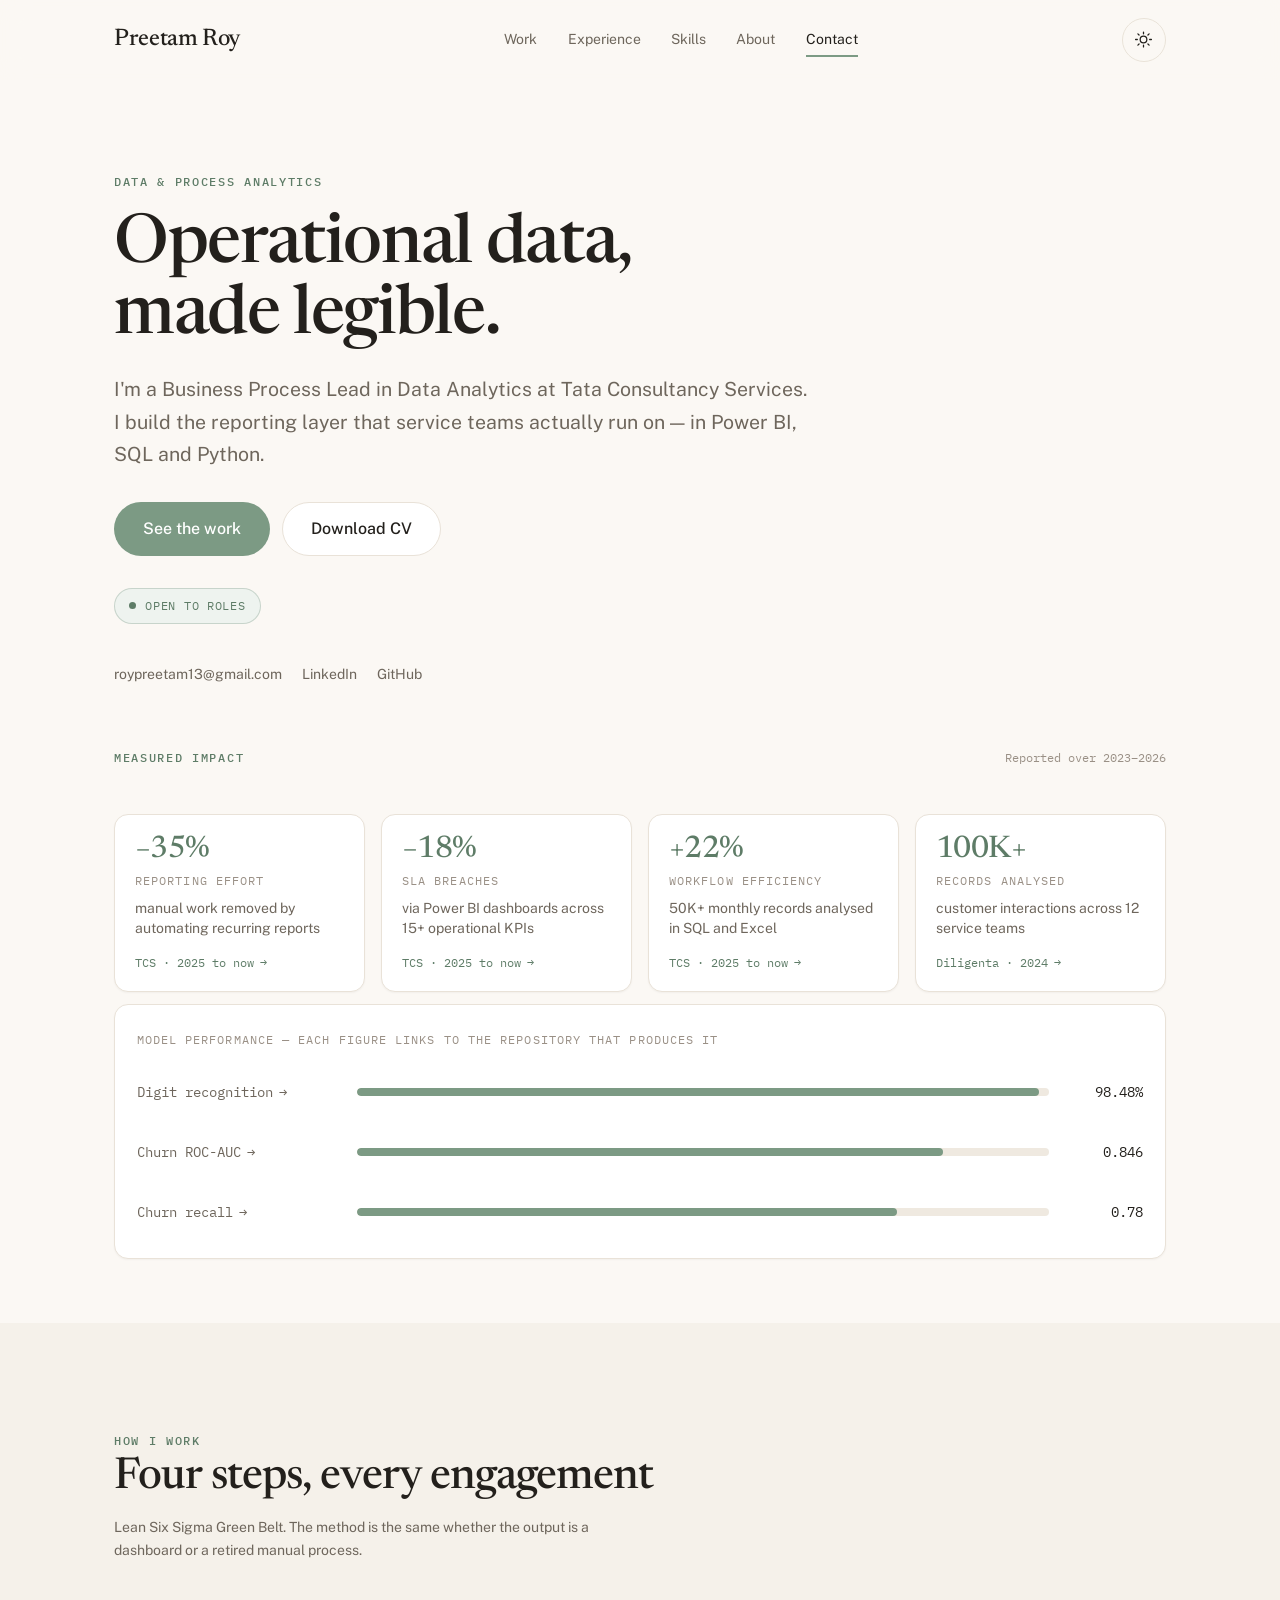
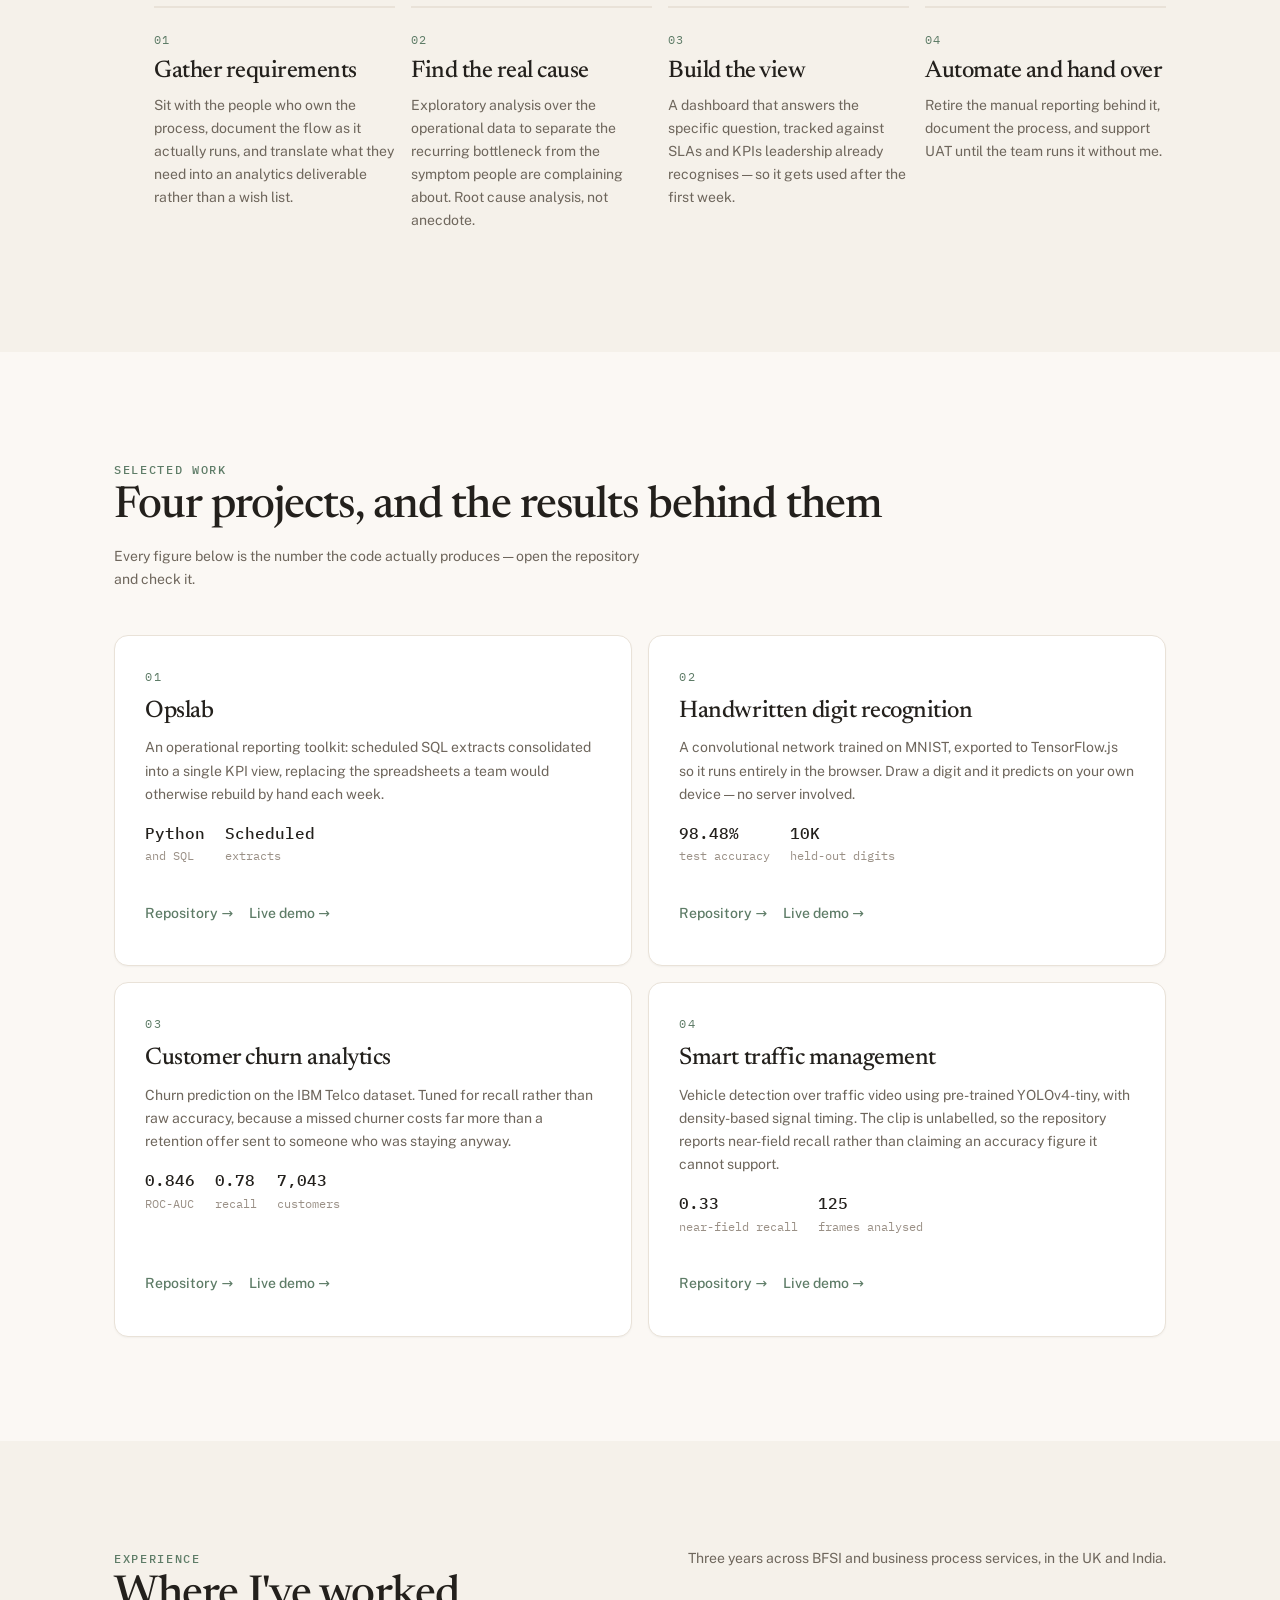
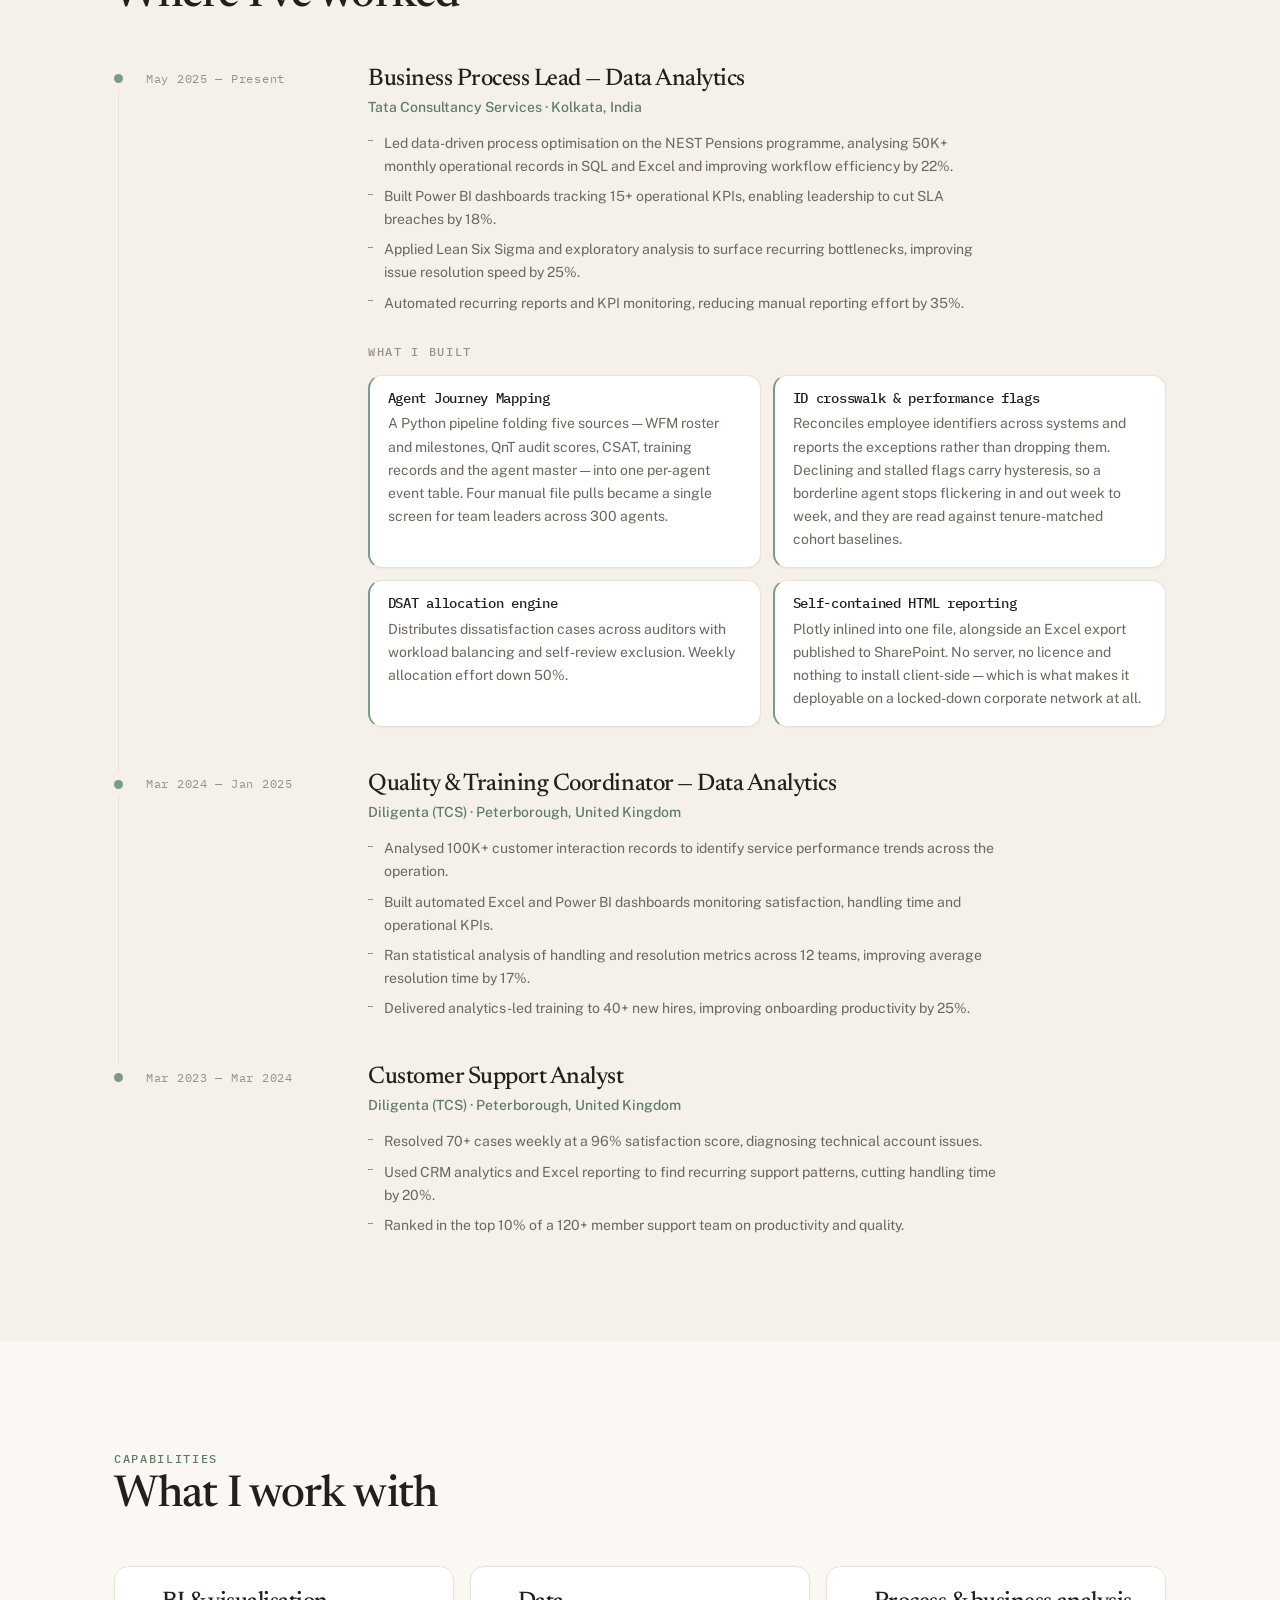
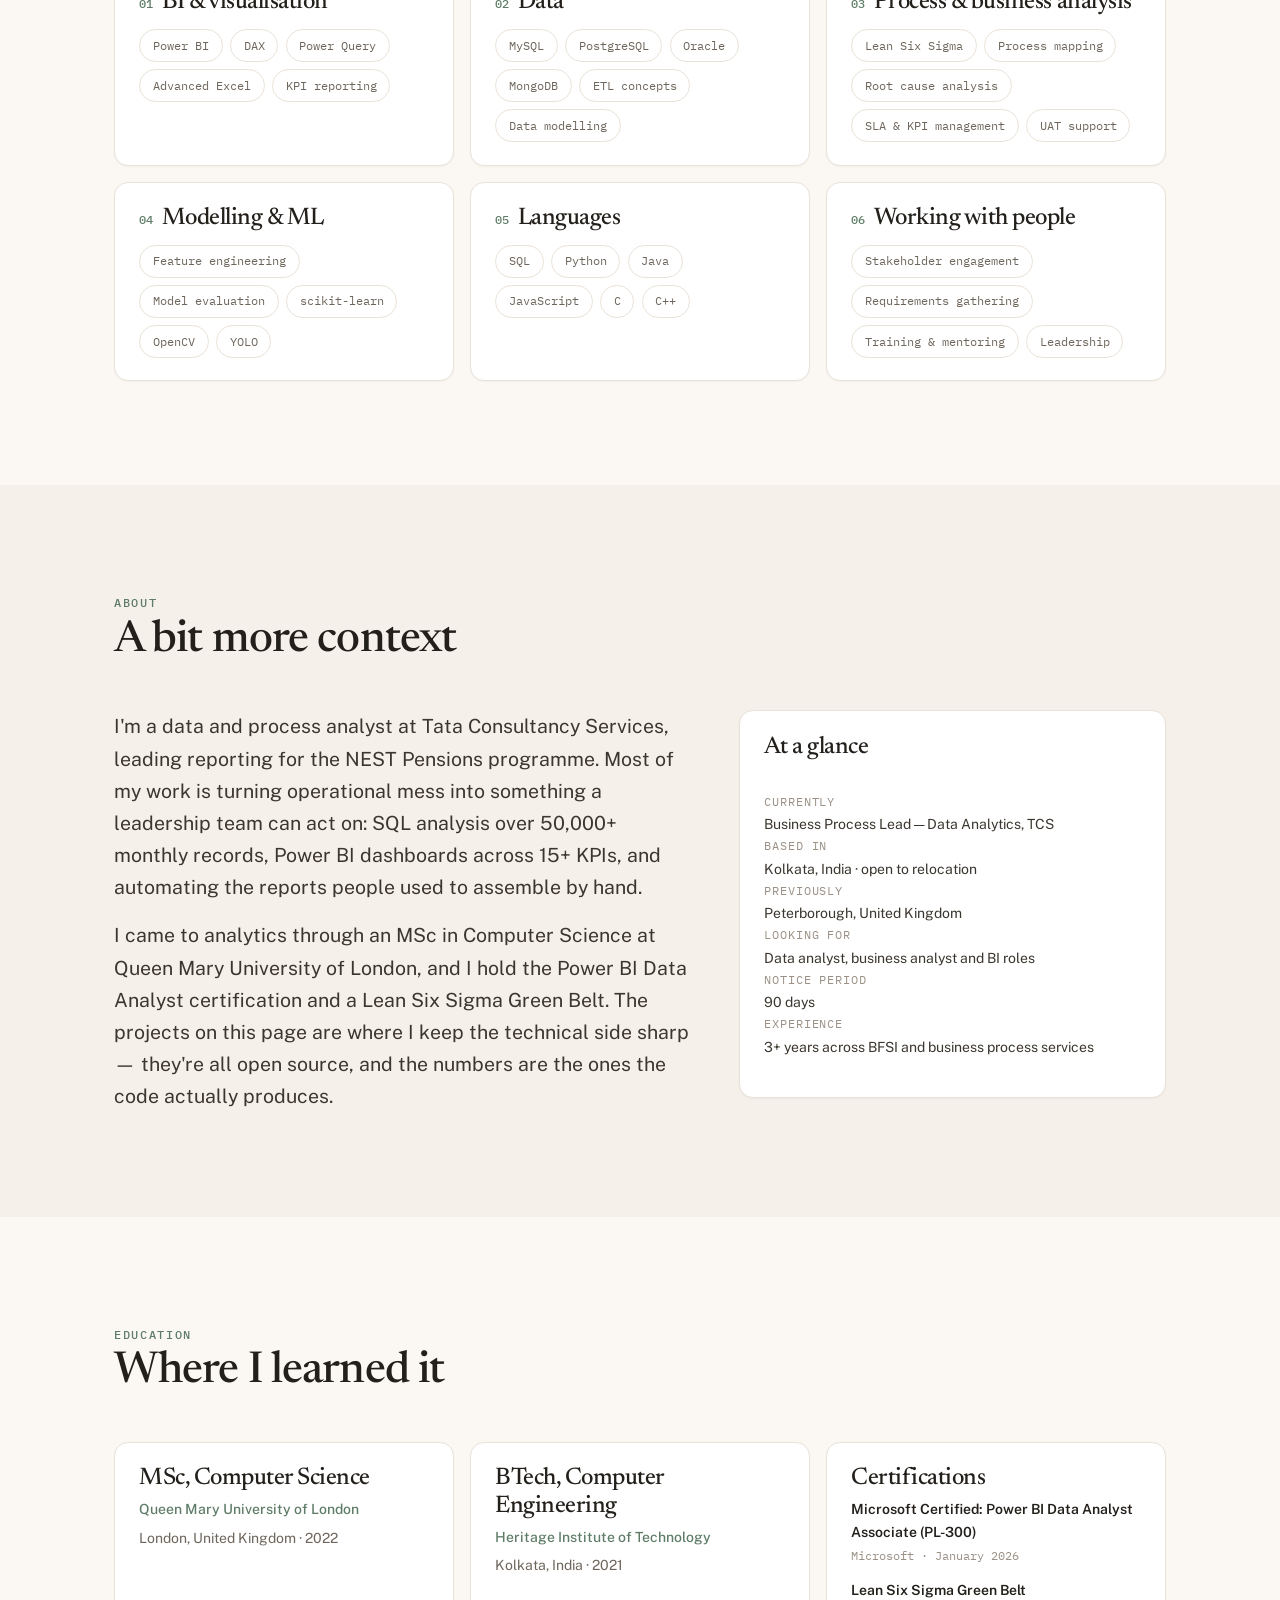
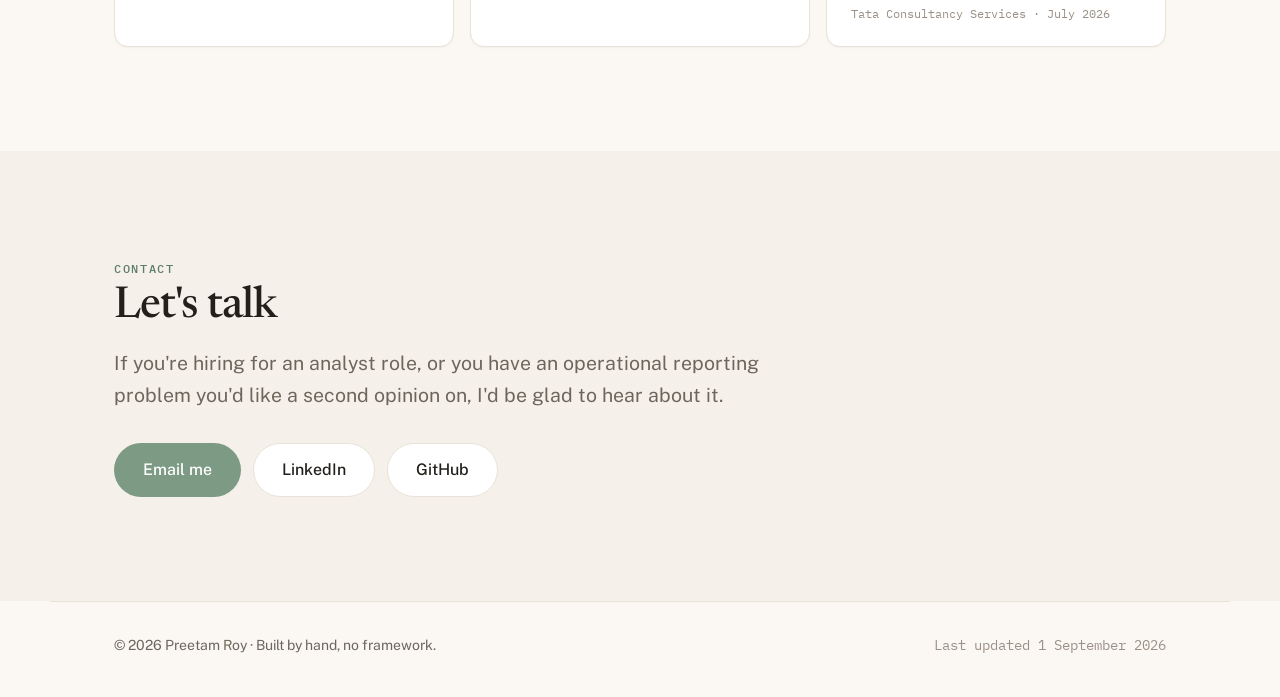
<file: index.html>
<!doctype html>
<html lang="en" data-theme="light">
<head>
<meta charset="utf-8">
<meta name="viewport" content="width=device-width, initial-scale=1">
<title>Preetam Roy — Data &amp; Process Analyst</title>
<meta name="description" content="Business Process Lead in Data Analytics at TCS. Power BI, SQL and Python across service operations — 35% less manual reporting, 18% fewer SLA breaches, and four open-source projects you can verify.">
<meta name="author" content="Preetam Roy">
<link rel="canonical" href="https://pr1317.github.io/">

<!-- Link preview card, so the URL renders properly when shared. -->
<meta property="og:type" content="website">
<meta property="og:site_name" content="Preetam Roy">
<meta property="og:title" content="Preetam Roy — Data &amp; Process Analyst">
<meta property="og:description" content="Power BI, SQL and Python across service operations. 35% less manual reporting effort, 18% fewer SLA breaches, and four open-source projects you can verify.">
<meta property="og:url" content="https://pr1317.github.io/">
<meta property="og:image" content="https://pr1317.github.io/assets/img/og.png">
<meta property="og:image:width" content="1200">
<meta property="og:image:height" content="630">
<meta property="og:image:alt" content="Preetam Roy — Operational data, made legible.">
<meta name="twitter:card" content="summary_large_image">
<meta name="twitter:title" content="Preetam Roy — Data &amp; Process Analyst">
<meta name="twitter:description" content="Power BI, SQL and Python across service operations, with four open-source projects you can verify.">
<meta name="twitter:image" content="https://pr1317.github.io/assets/img/og.png">
<meta name="theme-color" content="#FBF8F4" media="(prefers-color-scheme: light)">
<meta name="theme-color" content="#16140F" media="(prefers-color-scheme: dark)">

<link rel="icon" href="data:image/svg+xml,%3Csvg xmlns='http://www.w3.org/2000/svg' viewBox='0 0 32 32'%3E%3Crect width='32' height='32' rx='7' fill='%237C9A84'/%3E%3Ctext x='16' y='22' font-family='Georgia,serif' font-size='17' fill='%23fff' text-anchor='middle'%3EPR%3C/text%3E%3C/svg%3E">
<link rel="preconnect" href="https://fonts.googleapis.com">
<link rel="preconnect" href="https://fonts.gstatic.com" crossorigin>
<link rel="stylesheet" href="https://fonts.googleapis.com/css2?family=Newsreader:opsz,wght@6..72,400;6..72,500;6..72,600&family=Public+Sans:wght@400;500;600&family=IBM+Plex+Mono:wght@400;500&display=swap">
<link rel="stylesheet" href="assets/css/style.css?v=20260901b">

<script>
/* Applies the stored theme before first paint so the page never flashes
   the wrong one, and marks that JS is alive so the stylesheet may hide
   content for the entrance animation. Light is the default. */
(function () {
  var d = document.documentElement;
  d.classList.add('js');
  try {
    var t = localStorage.getItem('pr-theme');
    if (t === 'dark' || t === 'light') d.setAttribute('data-theme', t);
  } catch (e) { /* private mode: keep the light default */ }
})();
</script>
</head>

<body>
<a class="skip" href="#main">Skip to content</a>

<header class="site-header" id="site-header">
  <div class="wrap site-header__inner">
    <a class="brand" href="#top">Preetam Roy</a>
    <nav class="nav" aria-label="Sections">
      <a href="#work">Work</a>
      <a href="#experience">Experience</a>
      <a href="#skills">Skills</a>
      <a href="#about">About</a>
      <a href="#contact">Contact</a>
    </nav>
    <div class="header-actions">
      <button class="icon-btn theme-toggle" id="theme-toggle" type="button" aria-pressed="false" aria-label="Switch to dark theme">
        <svg class="icon-sun" viewBox="0 0 24 24" fill="none" stroke="currentColor" stroke-width="1.6" stroke-linecap="round" aria-hidden="true">
          <circle cx="12" cy="12" r="4.2"></circle>
          <path d="M12 2.6v2.2M12 19.2v2.2M4.2 12H2M22 12h-2.2M6.4 6.4 4.9 4.9M19.1 19.1l-1.5-1.5M17.6 6.4l1.5-1.5M4.9 19.1l1.5-1.5"></path>
        </svg>
        <svg class="icon-moon" viewBox="0 0 24 24" fill="none" stroke="currentColor" stroke-width="1.6" stroke-linecap="round" stroke-linejoin="round" aria-hidden="true">
          <path d="M20 14.2A8.2 8.2 0 0 1 9.8 4a8.2 8.2 0 1 0 10.2 10.2z"></path>
        </svg>
      </button>
      <button class="icon-btn menu-btn" id="menu-btn" type="button" aria-expanded="false" aria-controls="mobile-menu" aria-label="Open menu">
        <svg viewBox="0 0 24 24" fill="none" stroke="currentColor" stroke-width="1.6" stroke-linecap="round" aria-hidden="true">
          <path d="M4 8h16M4 16h10"></path>
        </svg>
      </button>
    </div>
  </div>
</header>

<div class="mobile-menu" id="mobile-menu" hidden>
  <div class="mobile-menu__top">
    <span class="brand">Preetam Roy</span>
    <button class="icon-btn mobile-menu__close" id="menu-close" type="button" aria-label="Close menu">
      <svg viewBox="0 0 24 24" fill="none" stroke="currentColor" stroke-width="1.6" stroke-linecap="round" aria-hidden="true">
        <path d="M5 5l14 14M19 5L5 19"></path>
      </svg>
    </button>
  </div>
  <nav aria-label="Sections">
    <a href="#work">Work <span>04</span></a>
    <a href="#experience">Experience <span>03</span></a>
    <a href="#skills">Skills <span>06</span></a>
    <a href="#about">About</a>
    <a href="#contact">Contact</a>
  </nav>
  <div class="mobile-menu__foot">
    <a href="mailto:roypreetam13@gmail.com">roypreetam13@gmail.com</a>
    <a href="https://www.linkedin.com/in/preetam-roy-pr" rel="noopener">linkedin.com/in/preetam-roy-pr</a>
    <a href="https://github.com/pr1317" rel="noopener">github.com/pr1317</a>
    <span class="meta">Last updated <time datetime="2026-09-01">1 September 2026</time></span>
  </div>
</div>

<main id="main">
<div id="top"></div>

<!-- ---------- Hero ---------- -->
<section class="hero">
  <div class="wrap">
    <span class="eyebrow reveal">Data &amp; process analytics</span>
    <h1 class="hero__title reveal" style="--d: 1">Operational data,<br>made legible.</h1>
    <p class="hero__lead reveal" style="--d: 2">
      I'm a Business Process Lead in Data Analytics at Tata Consultancy Services. I build the
      reporting layer that service teams actually run on — in Power BI, SQL and Python.
    </p>
    <div class="hero__actions reveal" style="--d: 3">
      <a class="btn btn--primary" href="#work">See the work</a>
      <a class="btn btn--ghost" href="assets/Preetam-Roy-CV.pdf?v=20260901b" download>Download CV</a>
    </div>
    <div class="reveal" style="--d: 4">
      <span class="availability"><i class="availability__dot" aria-hidden="true"></i>Open to roles</span>
    </div>
    <div class="hero__links reveal" style="--d: 5">
      <a href="mailto:roypreetam13@gmail.com">roypreetam13@gmail.com</a>
      <a href="https://www.linkedin.com/in/preetam-roy-pr" rel="noopener">LinkedIn</a>
      <a href="https://github.com/pr1317" rel="noopener">GitHub</a>
    </div>
  </div>
</section>

<!-- ---------- Dashboard ---------- -->
<section class="dash" aria-labelledby="impact-title">
  <div class="wrap">
    <div class="section__head reveal">
      <div>
        <span class="eyebrow">Measured impact</span>
        <h2 class="section__title" id="impact-title" hidden>Measured impact</h2>
      </div>
      <span class="meta">Reported over 2023&ndash;2026</span>
    </div>

    <ul class="stats reveal" style="--d: 1">
      <li class="stat-item">
        <a class="stat" href="#experience"><span class="stat__value" data-count-to="35" data-prefix="&minus;" data-suffix="%">&minus;35%</span>
        <span class="stat__label">Reporting effort</span>
        <span class="stat__note">manual work removed by automating recurring reports</span>
      <span class="stat__src">TCS · 2025 to now <span aria-hidden="true">&rarr;</span></span></a>
      </li>
      <li class="stat-item">
        <a class="stat" href="#experience"><span class="stat__value" data-count-to="18" data-prefix="&minus;" data-suffix="%">&minus;18%</span>
        <span class="stat__label">SLA breaches</span>
        <span class="stat__note">via Power BI dashboards across 15+ operational KPIs</span>
      <span class="stat__src">TCS · 2025 to now <span aria-hidden="true">&rarr;</span></span></a>
      </li>
      <li class="stat-item">
        <a class="stat" href="#experience"><span class="stat__value" data-count-to="22" data-prefix="+" data-suffix="%">+22%</span>
        <span class="stat__label">Workflow efficiency</span>
        <span class="stat__note">50K+ monthly records analysed in SQL and Excel</span>
      <span class="stat__src">TCS · 2025 to now <span aria-hidden="true">&rarr;</span></span></a>
      </li>
      <li class="stat-item">
        <a class="stat" href="#experience"><span class="stat__value" data-count-to="100" data-suffix="K+">100K+</span>
        <span class="stat__label">Records analysed</span>
        <span class="stat__note">customer interactions across 12 service teams</span>
      <span class="stat__src">Diligenta · 2024 <span aria-hidden="true">&rarr;</span></span></a>
      </li>
    </ul>

    <div class="perf reveal" style="--d: 2">
      <span class="perf__head">Model performance &mdash; each figure links to the repository that produces it</span>
      <div class="perf__list">
        <div class="perf__row" style="--d: 0">
          <a class="perf__name" href="https://github.com/pr1317/handwritten-digit-recognition" rel="noopener">Digit recognition<span aria-hidden="true"> &rarr;</span></a>
          <span class="perf__value">98.48%</span>
          <span class="perf__track"><i class="perf__fill" style="--w: 98.5%"></i></span>
        </div>
        <div class="perf__row" style="--d: 1">
          <a class="perf__name" href="https://github.com/pr1317/customer-churn-analytics" rel="noopener">Churn ROC-AUC<span aria-hidden="true"> &rarr;</span></a>
          <span class="perf__value">0.846</span>
          <span class="perf__track"><i class="perf__fill" style="--w: 84.6%"></i></span>
        </div>
        <div class="perf__row" style="--d: 2">
          <a class="perf__name" href="https://github.com/pr1317/customer-churn-analytics" rel="noopener">Churn recall<span aria-hidden="true"> &rarr;</span></a>
          <span class="perf__value">0.78</span>
          <span class="perf__track"><i class="perf__fill" style="--w: 78%"></i></span>
        </div>
      </div>
    </div>
  </div>
</section>

<!-- ---------- How I work ---------- -->
<section class="section section--alt" id="method" aria-labelledby="method-title">
  <div class="wrap">
    <div class="section__head reveal">
      <div>
        <span class="eyebrow">How I work</span>
        <h2 class="section__title" id="method-title">Four steps, every engagement</h2>
      </div>
      <p class="section__note">Lean Six Sigma Green Belt. The method is the same whether the output is a dashboard or a retired manual process.</p>
    </div>
    <ol class="method reveal" style="--d: 1">
      <li class="method__item">
        <h3>Gather requirements</h3>
        <p>Sit with the people who own the process, document the flow as it actually runs, and translate what they need into an analytics deliverable rather than a wish list.</p>
      </li>
      <li class="method__item">
        <h3>Find the real cause</h3>
        <p>Exploratory analysis over the operational data to separate the recurring bottleneck from the symptom people are complaining about. Root cause analysis, not anecdote.</p>
      </li>
      <li class="method__item">
        <h3>Build the view</h3>
        <p>A dashboard that answers the specific question, tracked against SLAs and KPIs leadership already recognises — so it gets used after the first week.</p>
      </li>
      <li class="method__item">
        <h3>Automate and hand over</h3>
        <p>Retire the manual reporting behind it, document the process, and support UAT until the team runs it without me.</p>
      </li>
    </ol>
  </div>
</section>

<!-- ---------- Work ---------- -->
<section class="section" id="work" aria-labelledby="work-title">
  <div class="wrap">
    <div class="section__head reveal">
      <div>
        <span class="eyebrow">Selected work</span>
        <h2 class="section__title" id="work-title">Four projects, and the results behind them</h2>
      </div>
      <p class="section__note">Every figure below is the number the code actually produces — open the repository and check it.</p>
    </div>

    <div class="projects">
      <article class="project reveal" style="--d: 0">
        <span class="project__index">01</span>
        <h3 class="project__title">Opslab</h3>
        <p class="project__text">An operational reporting toolkit: scheduled SQL extracts consolidated into a single KPI view, replacing the spreadsheets a team would otherwise rebuild by hand each week.</p>
        <div class="project__figures">
          <span class="project__figure"><b>Python</b><span>and SQL</span></span>
          <span class="project__figure"><b>Scheduled</b><span>extracts</span></span>
        </div>
        <div class="project__links">
          <a href="https://github.com/pr1317/opslab" rel="noopener">Repository &rarr;</a>
          <a href="demos/opslab/">Live demo &rarr;</a>
        </div>
      </article>

      <article class="project reveal" style="--d: 1">
        <span class="project__index">02</span>
        <h3 class="project__title">Handwritten digit recognition</h3>
        <p class="project__text">A convolutional network trained on MNIST, exported to TensorFlow.js so it runs entirely in the browser. Draw a digit and it predicts on your own device — no server involved.</p>
        <div class="project__figures">
          <span class="project__figure"><b>98.48%</b><span>test accuracy</span></span>
          <span class="project__figure"><b>10K</b><span>held-out digits</span></span>
        </div>
        <div class="project__links">
          <a href="https://github.com/pr1317/handwritten-digit-recognition" rel="noopener">Repository &rarr;</a>
          <a href="demos/digits/">Live demo &rarr;</a>
        </div>
      </article>

      <article class="project reveal" style="--d: 2">
        <span class="project__index">03</span>
        <h3 class="project__title">Customer churn analytics</h3>
        <p class="project__text">Churn prediction on the IBM Telco dataset. Tuned for recall rather than raw accuracy, because a missed churner costs far more than a retention offer sent to someone who was staying anyway.</p>
        <div class="project__figures">
          <span class="project__figure"><b>0.846</b><span>ROC-AUC</span></span>
          <span class="project__figure"><b>0.78</b><span>recall</span></span>
          <span class="project__figure"><b>7,043</b><span>customers</span></span>
        </div>
        <div class="project__links">
          <a href="https://github.com/pr1317/customer-churn-analytics" rel="noopener">Repository &rarr;</a>
          <a href="demos/churn/">Live demo &rarr;</a>
        </div>
      </article>

      <article class="project reveal" style="--d: 3">
        <span class="project__index">04</span>
        <h3 class="project__title">Smart traffic management</h3>
        <p class="project__text">Vehicle detection over traffic video using pre-trained YOLOv4-tiny, with density-based signal timing. The clip is unlabelled, so the repository reports near-field recall rather than claiming an accuracy figure it cannot support.</p>
        <div class="project__figures">
          <span class="project__figure"><b>0.33</b><span>near-field recall</span></span>
          <span class="project__figure"><b>125</b><span>frames analysed</span></span>
        </div>
        <div class="project__links">
          <a href="https://github.com/pr1317/smart-traffic-management" rel="noopener">Repository &rarr;</a>
          <a href="demos/traffic/">Live demo &rarr;</a>
        </div>
      </article>
    </div>
  </div>
</section>

<!-- ---------- Experience ---------- -->
<section class="section section--alt" id="experience" aria-labelledby="exp-title">
  <div class="wrap">
    <div class="section__head reveal">
      <div>
        <span class="eyebrow">Experience</span>
        <h2 class="section__title" id="exp-title">Where I've worked</h2>
      </div>
      <p class="section__note">Three years across BFSI and business process services, in the UK and India.</p>
    </div>

    <div class="timeline">
      <article class="timeline__item reveal" style="--d: 0">
        <span class="timeline__when">May 2025 &mdash; Present</span>
        <div>
          <h3 class="timeline__role">Business Process Lead &mdash; Data Analytics</h3>
          <p class="timeline__org">Tata Consultancy Services · Kolkata, India</p>
          <ul class="timeline__points">
            <li>Led data-driven process optimisation on the NEST Pensions programme, analysing 50K+ monthly operational records in SQL and Excel and improving workflow efficiency by 22%.</li>
            <li>Built Power BI dashboards tracking 15+ operational KPIs, enabling leadership to cut SLA breaches by 18%.</li>
            <li>Applied Lean Six Sigma and exploratory analysis to surface recurring bottlenecks, improving issue resolution speed by 25%.</li>
            <li>Automated recurring reports and KPI monitoring, reducing manual reporting effort by 35%.</li>
          </ul>

          <p class="eyebrow builds__label">What I built</p>
          <ul class="builds">
            <li class="build">
              <h4 class="build__name">Agent Journey Mapping</h4>
              <p class="build__what">A Python pipeline folding five sources &mdash; WFM roster and milestones, QnT audit scores, CSAT, training records and the agent master &mdash; into one per-agent event table. Four manual file pulls became a single screen for team leaders across 300 agents.</p>
            </li>
            <li class="build">
              <h4 class="build__name">ID crosswalk &amp; performance flags</h4>
              <p class="build__what">Reconciles employee identifiers across systems and reports the exceptions rather than dropping them. Declining and stalled flags carry hysteresis, so a borderline agent stops flickering in and out week to week, and they are read against tenure-matched cohort baselines.</p>
            </li>
            <li class="build">
              <h4 class="build__name">DSAT allocation engine</h4>
              <p class="build__what">Distributes dissatisfaction cases across auditors with workload balancing and self-review exclusion. Weekly allocation effort down 50%.</p>
            </li>
            <li class="build">
              <h4 class="build__name">Self-contained HTML reporting</h4>
              <p class="build__what">Plotly inlined into one file, alongside an Excel export published to SharePoint. No server, no licence and nothing to install client-side &mdash; which is what makes it deployable on a locked-down corporate network at all.</p>
            </li>
          </ul>
        </div>
      </article>

      <article class="timeline__item reveal" style="--d: 1">
        <span class="timeline__when">Mar 2024 &mdash; Jan 2025</span>
        <div>
          <h3 class="timeline__role">Quality &amp; Training Coordinator &mdash; Data Analytics</h3>
          <p class="timeline__org">Diligenta (TCS) · Peterborough, United Kingdom</p>
          <ul class="timeline__points">
            <li>Analysed 100K+ customer interaction records to identify service performance trends across the operation.</li>
            <li>Built automated Excel and Power BI dashboards monitoring satisfaction, handling time and operational KPIs.</li>
            <li>Ran statistical analysis of handling and resolution metrics across 12 teams, improving average resolution time by 17%.</li>
            <li>Delivered analytics-led training to 40+ new hires, improving onboarding productivity by 25%.</li>
          </ul>
        </div>
      </article>

      <article class="timeline__item reveal" style="--d: 2">
        <span class="timeline__when">Mar 2023 &mdash; Mar 2024</span>
        <div>
          <h3 class="timeline__role">Customer Support Analyst</h3>
          <p class="timeline__org">Diligenta (TCS) · Peterborough, United Kingdom</p>
          <ul class="timeline__points">
            <li>Resolved 70+ cases weekly at a 96% satisfaction score, diagnosing technical account issues.</li>
            <li>Used CRM analytics and Excel reporting to find recurring support patterns, cutting handling time by 20%.</li>
            <li>Ranked in the top 10% of a 120+ member support team on productivity and quality.</li>
          </ul>
        </div>
      </article>
    </div>
  </div>
</section>

<!-- ---------- Skills ---------- -->
<section class="section" id="skills" aria-labelledby="skills-title">
  <div class="wrap">
    <div class="section__head reveal">
      <div>
        <span class="eyebrow">Capabilities</span>
        <h2 class="section__title" id="skills-title">What I work with</h2>
      </div>
    </div>
    <div class="skills">
      <div class="skill reveal" style="--d: 0">
        <h3><span>01</span>BI &amp; visualisation</h3>
        <ul class="chips"><li>Power BI</li><li>DAX</li><li>Power Query</li><li>Advanced Excel</li><li>KPI reporting</li></ul>
      </div>
      <div class="skill reveal" style="--d: 1">
        <h3><span>02</span>Data</h3>
        <ul class="chips"><li>MySQL</li><li>PostgreSQL</li><li>Oracle</li><li>MongoDB</li><li>ETL concepts</li><li>Data modelling</li></ul>
      </div>
      <div class="skill reveal" style="--d: 2">
        <h3><span>03</span>Process &amp; business analysis</h3>
        <ul class="chips"><li>Lean Six Sigma</li><li>Process mapping</li><li>Root cause analysis</li><li>SLA &amp; KPI management</li><li>UAT support</li></ul>
      </div>
      <div class="skill reveal" style="--d: 3">
        <h3><span>04</span>Modelling &amp; ML</h3>
        <ul class="chips"><li>Feature engineering</li><li>Model evaluation</li><li>scikit-learn</li><li>OpenCV</li><li>YOLO</li></ul>
      </div>
      <div class="skill reveal" style="--d: 4">
        <h3><span>05</span>Languages</h3>
        <ul class="chips"><li>SQL</li><li>Python</li><li>Java</li><li>JavaScript</li><li>C</li><li>C++</li></ul>
      </div>
      <div class="skill reveal" style="--d: 5">
        <h3><span>06</span>Working with people</h3>
        <ul class="chips"><li>Stakeholder engagement</li><li>Requirements gathering</li><li>Training &amp; mentoring</li><li>Leadership</li></ul>
      </div>
    </div>
  </div>
</section>

<!-- ---------- About ---------- -->
<section class="section section--alt" id="about" aria-labelledby="about-title">
  <div class="wrap">
    <div class="section__head reveal">
      <div>
        <span class="eyebrow">About</span>
        <h2 class="section__title" id="about-title">A bit more context</h2>
      </div>
    </div>
    <div class="about">
      <div class="about__body reveal">
        <p>
          I'm a data and process analyst at Tata Consultancy Services, leading reporting for the
          NEST Pensions programme. Most of my work is turning operational mess into something a
          leadership team can act on: SQL analysis over 50,000+ monthly records, Power BI
          dashboards across 15+ KPIs, and automating the reports people used to assemble by hand.
        </p>
        <p>
          I came to analytics through an MSc in Computer Science at Queen Mary University of
          London, and I hold the Power BI Data Analyst certification and a Lean Six Sigma Green
          Belt. The projects on this page are where I keep the technical side sharp — they're all
          open source, and the numbers are the ones the code actually produces.
        </p>
      </div>
      <aside class="about__aside reveal" style="--d: 1">
        <h3>At a glance</h3>
        <dl>
          <div class="about__row"><dt>Currently</dt><dd>Business Process Lead — Data Analytics, TCS</dd></div>
          <div class="about__row"><dt>Based in</dt><dd>Kolkata, India · open to relocation</dd></div>
          <div class="about__row"><dt>Previously</dt><dd>Peterborough, United Kingdom</dd></div>
          <div class="about__row"><dt>Looking for</dt><dd>Data analyst, business analyst and BI roles</dd></div>
          <div class="about__row"><dt>Notice period</dt><dd>90 days</dd></div>
          <div class="about__row"><dt>Experience</dt><dd>3+ years across BFSI and business process services</dd></div>
        </dl>
      </aside>
    </div>
  </div>
</section>

<!-- ---------- Education ---------- -->
<section class="section" id="education" aria-labelledby="edu-title">
  <div class="wrap">
    <div class="section__head reveal">
      <div>
        <span class="eyebrow">Education</span>
        <h2 class="section__title" id="edu-title">Where I learned it</h2>
      </div>
    </div>
    <div class="edu">
      <div class="edu__item reveal" style="--d: 0">
        <h3>MSc, Computer Science</h3>
        <p class="edu__org">Queen Mary University of London</p>
        <p class="edu__detail">London, United Kingdom · 2022</p>
      </div>
      <div class="edu__item reveal" style="--d: 1">
        <h3>BTech, Computer Engineering</h3>
        <p class="edu__org">Heritage Institute of Technology</p>
        <p class="edu__detail">Kolkata, India · 2021</p>
      </div>
      <div class="edu__item reveal" style="--d: 2">
        <h3>Certifications</h3>
        <ul class="certs">
          <li><b>Microsoft Certified: Power BI Data Analyst Associate (PL-300)</b><span>Microsoft · January 2026</span></li>
          <li><b>Lean Six Sigma Green Belt</b><span>Tata Consultancy Services · July 2026</span></li>
        </ul>
      </div>
    </div>
  </div>
</section>

<!-- ---------- Contact ---------- -->
<section class="section section--alt" id="contact" aria-labelledby="contact-title">
  <div class="wrap contact">
    <div class="reveal">
      <span class="eyebrow">Contact</span>
      <h2 class="contact__title" id="contact-title">Let's talk</h2>
      <p class="contact__lead">
        If you're hiring for an analyst role, or you have an operational reporting problem you'd
        like a second opinion on, I'd be glad to hear about it.
      </p>
      <div class="contact__actions">
        <a class="btn btn--primary" href="mailto:roypreetam13@gmail.com">Email me</a>
        <a class="btn btn--ghost" href="https://www.linkedin.com/in/preetam-roy-pr" rel="noopener">LinkedIn</a>
        <a class="btn btn--ghost" href="https://github.com/pr1317" rel="noopener">GitHub</a>
      </div>
    </div>
  </div>
</section>
</main>

<footer class="site-footer wrap">
  <p>&copy; 2026 Preetam Roy · Built by hand, no framework.</p>
  <p class="meta">Last updated <time datetime="2026-09-01">1 September 2026</time></p>
</footer>

<div class="dock" id="dock" aria-hidden="true">
  <a class="btn btn--primary" href="mailto:roypreetam13@gmail.com">Email me</a>
  <a class="btn btn--ghost" href="assets/Preetam-Roy-CV.pdf?v=20260901b" download>CV</a>
</div>

<script src="assets/js/main.js?v=20260901b" defer></script>
</body>
</html>
</file>
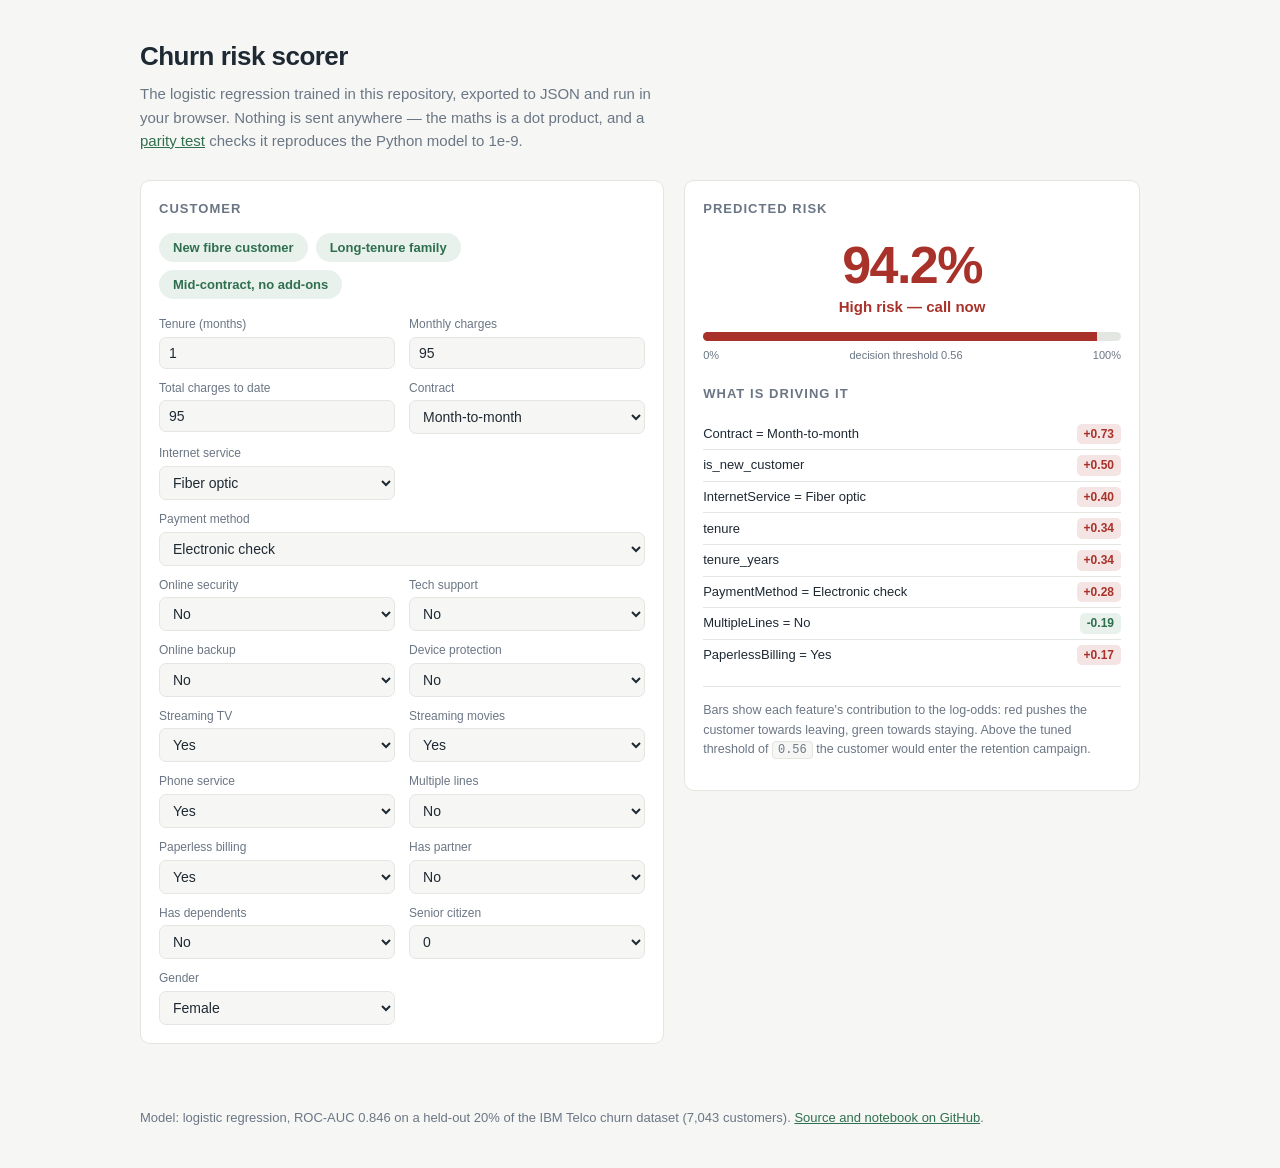
<file: demos/churn/index.html>
<!doctype html>
<html lang="en">
<head>
<meta charset="utf-8">
<meta name="viewport" content="width=device-width, initial-scale=1">
<title>Churn Risk Scorer — live demo</title>
<meta name="description" content="Score a telecom customer's churn risk in the browser using the exported logistic regression model.">
<style>
  :root{
    --bg:#f6f7f5; --panel:#ffffff; --ink:#1f2933; --muted:#6b7684;
    --line:#e3e6e1; --accent:#2f6f4e; --accent-soft:#e8f1ec;
    --warn:#b4571f; --danger:#a8322a; --radius:10px;
  }
  @media (prefers-color-scheme: dark){
    :root{ --bg:#14171a; --panel:#1c2024; --ink:#e8eaec; --muted:#9aa4b0;
           --line:#2c3238; --accent:#6bb894; --accent-soft:#23332b;
           --warn:#e08b4e; --danger:#e0736a; }
  }
  *{box-sizing:border-box}
  body{margin:0;background:var(--bg);color:var(--ink);
    font:15px/1.55 -apple-system,BlinkMacSystemFont,"Segoe UI",Inter,Roboto,Helvetica,Arial,sans-serif;}
  header{max-width:1040px;margin:0 auto;padding:36px 20px 12px}
  h1{margin:0 0 6px;font-size:26px;letter-spacing:-.02em}
  .sub{color:var(--muted);margin:0;max-width:64ch}
  .sub a{color:var(--accent)}
  main{max-width:1040px;margin:0 auto;padding:16px 20px 64px;
    display:grid;grid-template-columns:minmax(0,1.15fr) minmax(0,1fr);gap:20px;align-items:start}
  @media (max-width:860px){ main{grid-template-columns:1fr} }
  .panel{background:var(--panel);border:1px solid var(--line);border-radius:var(--radius);padding:18px}
  h2{margin:0 0 14px;font-size:13px;text-transform:uppercase;letter-spacing:.08em;color:var(--muted)}
  .presets{display:flex;flex-wrap:wrap;gap:8px;margin-bottom:16px}
  .presets button{background:var(--accent-soft);color:var(--accent);border:1px solid transparent;
    border-radius:999px;padding:6px 13px;font-size:13px;cursor:pointer;font-weight:600}
  .presets button:hover{border-color:var(--accent)}
  .grid{display:grid;grid-template-columns:1fr 1fr;gap:10px 14px}
  @media (max-width:520px){ .grid{grid-template-columns:1fr} }
  label{display:block;font-size:12px;color:var(--muted);margin-bottom:3px}
  select,input[type=number]{width:100%;padding:7px 9px;border:1px solid var(--line);
    border-radius:7px;background:var(--bg);color:var(--ink);font-size:14px;font-family:inherit}
  .full{grid-column:1/-1}
  .gauge{text-align:center;padding:6px 0 14px}
  .score{font-size:52px;font-weight:700;letter-spacing:-.03em;line-height:1}
  .verdict{font-weight:600;margin-top:4px}
  .bar{height:9px;border-radius:99px;background:var(--line);overflow:hidden;margin:14px 0 6px}
  .bar span{display:block;height:100%;transition:width .25s ease}
  .scale{display:flex;justify-content:space-between;font-size:11px;color:var(--muted)}
  .drivers{list-style:none;margin:14px 0 0;padding:0}
  .drivers li{display:flex;align-items:center;gap:10px;padding:5px 0;border-bottom:1px solid var(--line);font-size:13px}
  .drivers li:last-child{border-bottom:0}
  .drivers .name{flex:1;min-width:0;overflow:hidden;text-overflow:ellipsis;white-space:nowrap}
  .chip{font-variant-numeric:tabular-nums;font-size:12px;font-weight:600;padding:1px 7px;border-radius:5px}
  .up{background:rgba(168,50,42,.13);color:var(--danger)}
  .down{background:var(--accent-soft);color:var(--accent)}
  .note{font-size:12.5px;color:var(--muted);margin-top:16px;padding-top:14px;border-top:1px solid var(--line)}
  code{font-family:ui-monospace,SFMono-Regular,Menlo,monospace;font-size:12px;
    background:var(--bg);padding:1px 5px;border-radius:4px;border:1px solid var(--line)}
  footer{max-width:1040px;margin:0 auto;padding:0 20px 40px;color:var(--muted);font-size:13px}
  footer a{color:var(--accent)}
</style>
</head>
<body>

<header>
  <h1>Churn risk scorer</h1>
  <p class="sub">
    The logistic regression trained in this repository, exported to JSON and run in your
    browser. Nothing is sent anywhere — the maths is a dot product, and a
    <a href="https://github.com/pr1317/customer-churn-analytics/blob/main/tests/test_web_scorer.js">parity test</a>
    checks it reproduces the Python model to 1e-9.
  </p>
</header>

<main>
  <section class="panel">
    <h2>Customer</h2>
    <div class="presets">
      <button data-preset="risky">New fibre customer</button>
      <button data-preset="loyal">Long-tenure family</button>
      <button data-preset="middle">Mid-contract, no add-ons</button>
    </div>
    <div class="grid" id="form"></div>
  </section>

  <section class="panel">
    <h2>Predicted risk</h2>
    <div class="gauge">
      <div class="score" id="score">—</div>
      <div class="verdict" id="verdict">probability of churn</div>
      <div class="bar"><span id="bar" style="width:0%"></span></div>
      <div class="scale"><span>0%</span><span id="thresholdLabel">decision threshold 0.56</span><span>100%</span></div>
    </div>
    <h2 style="margin-top:6px">What is driving it</h2>
    <ul class="drivers" id="drivers"></ul>
    <p class="note">
      Bars show each feature's contribution to the log-odds: red pushes the customer
      towards leaving, green towards staying. Above the tuned threshold of
      <code>0.56</code> the customer would enter the retention campaign.
    </p>
  </section>
</main>

<footer>
  Model: logistic regression, ROC-AUC 0.846 on a held-out 20% of the
  IBM Telco churn dataset (7,043 customers).
  <a href="https://github.com/pr1317/customer-churn-analytics">Source and notebook on GitHub</a>.
</footer>

<script src="model.js"></script>
<script src="scorer.js"></script>
<script>
(function(){
  "use strict";
  var YESNO = ["Yes","No"];
  var FIELDS = [
    {key:"tenure", label:"Tenure (months)", type:"number", min:0, max:100, step:1},
    {key:"MonthlyCharges", label:"Monthly charges", type:"number", min:0, max:200, step:0.05},
    {key:"TotalCharges", label:"Total charges to date", type:"number", min:0, max:10000, step:0.05},
    {key:"Contract", label:"Contract", options:["Month-to-month","One year","Two year"]},
    {key:"InternetService", label:"Internet service", options:["DSL","Fiber optic","No"]},
    {key:"PaymentMethod", label:"Payment method", options:[
      "Electronic check","Mailed check","Bank transfer (automatic)","Credit card (automatic)"]},
    {key:"OnlineSecurity", label:"Online security", options:["Yes","No","No internet service"]},
    {key:"TechSupport", label:"Tech support", options:["Yes","No","No internet service"]},
    {key:"OnlineBackup", label:"Online backup", options:["Yes","No","No internet service"]},
    {key:"DeviceProtection", label:"Device protection", options:["Yes","No","No internet service"]},
    {key:"StreamingTV", label:"Streaming TV", options:["Yes","No","No internet service"]},
    {key:"StreamingMovies", label:"Streaming movies", options:["Yes","No","No internet service"]},
    {key:"PhoneService", label:"Phone service", options:YESNO},
    {key:"MultipleLines", label:"Multiple lines", options:["Yes","No","No phone service"]},
    {key:"PaperlessBilling", label:"Paperless billing", options:YESNO},
    {key:"Partner", label:"Has partner", options:YESNO},
    {key:"Dependents", label:"Has dependents", options:YESNO},
    {key:"SeniorCitizen", label:"Senior citizen", options:["0","1"]},
    {key:"gender", label:"Gender", options:["Female","Male"]}
  ];

  var PRESETS = {
    risky:{gender:"Female",SeniorCitizen:"0",Partner:"No",Dependents:"No",tenure:1,
      PhoneService:"Yes",MultipleLines:"No",InternetService:"Fiber optic",
      OnlineSecurity:"No",OnlineBackup:"No",DeviceProtection:"No",TechSupport:"No",
      StreamingTV:"Yes",StreamingMovies:"Yes",Contract:"Month-to-month",
      PaperlessBilling:"Yes",PaymentMethod:"Electronic check",
      MonthlyCharges:95,TotalCharges:95},
    loyal:{gender:"Male",SeniorCitizen:"0",Partner:"Yes",Dependents:"Yes",tenure:68,
      PhoneService:"Yes",MultipleLines:"Yes",InternetService:"DSL",
      OnlineSecurity:"Yes",OnlineBackup:"Yes",DeviceProtection:"Yes",TechSupport:"Yes",
      StreamingTV:"No",StreamingMovies:"No",Contract:"Two year",
      PaperlessBilling:"No",PaymentMethod:"Bank transfer (automatic)",
      MonthlyCharges:65,TotalCharges:4400},
    middle:{gender:"Female",SeniorCitizen:"0",Partner:"No",Dependents:"No",tenure:20,
      PhoneService:"Yes",MultipleLines:"No",InternetService:"DSL",
      OnlineSecurity:"No",OnlineBackup:"No",DeviceProtection:"No",TechSupport:"No",
      StreamingTV:"No",StreamingMovies:"No",Contract:"One year",
      PaperlessBilling:"Yes",PaymentMethod:"Mailed check",
      MonthlyCharges:56,TotalCharges:1120}
  };

  var THRESHOLD = 0.56;
  var form = document.getElementById("form");
  var inputs = {};

  FIELDS.forEach(function(field){
    var wrap = document.createElement("div");
    if (field.key === "PaymentMethod") wrap.className = "full";
    var label = document.createElement("label");
    label.textContent = field.label;
    label.setAttribute("for", "f_" + field.key);
    wrap.appendChild(label);

    var control;
    if (field.options){
      control = document.createElement("select");
      field.options.forEach(function(option){
        var element = document.createElement("option");
        element.value = option; element.textContent = option;
        control.appendChild(element);
      });
    } else {
      control = document.createElement("input");
      control.type = "number";
      control.min = field.min; control.max = field.max; control.step = field.step;
    }
    control.id = "f_" + field.key;
    control.addEventListener("input", score);
    control.addEventListener("change", score);
    wrap.appendChild(control);
    form.appendChild(wrap);
    inputs[field.key] = control;
  });

  function apply(preset){
    Object.keys(preset).forEach(function(key){
      if (inputs[key]) inputs[key].value = preset[key];
    });
    score();
  }

  document.querySelectorAll(".presets button").forEach(function(button){
    button.addEventListener("click", function(){ apply(PRESETS[button.dataset.preset]); });
  });

  function readForm(){
    var row = {};
    Object.keys(inputs).forEach(function(key){ row[key] = inputs[key].value; });
    ["tenure","MonthlyCharges","TotalCharges","SeniorCitizen"].forEach(function(key){
      row[key] = Number(row[key]);
    });
    return row;
  }

  function verdictFor(probability){
    if (probability >= 0.75) return ["High risk — call now", "var(--danger)"];
    if (probability >= THRESHOLD) return ["At risk — include in campaign", "var(--warn)"];
    if (probability >= 0.30) return ["Watch list", "var(--warn)"];
    return ["Low risk — no action", "var(--accent)"];
  }

  function score(){
    var row = readForm();
    var probability;
    try {
      probability = ChurnScorer.predictProbability(row, window.CHURN_MODEL);
    } catch (error) {
      document.getElementById("verdict").textContent = error.message;
      return;
    }

    var verdict = verdictFor(probability);
    var scoreEl = document.getElementById("score");
    scoreEl.textContent = (probability * 100).toFixed(1) + "%";
    scoreEl.style.color = verdict[1];
    var verdictEl = document.getElementById("verdict");
    verdictEl.textContent = verdict[0];
    verdictEl.style.color = verdict[1];

    var bar = document.getElementById("bar");
    bar.style.width = (probability * 100).toFixed(1) + "%";
    bar.style.background = verdict[1];

    var drivers = ChurnScorer.contributions(row, window.CHURN_MODEL).slice(0, 8);
    var list = document.getElementById("drivers");
    list.innerHTML = "";
    drivers.forEach(function(driver){
      var item = document.createElement("li");
      var name = document.createElement("span");
      name.className = "name";
      name.textContent = driver.name;
      var chip = document.createElement("span");
      chip.className = "chip " + (driver.effect > 0 ? "up" : "down");
      chip.textContent = (driver.effect > 0 ? "+" : "") + driver.effect.toFixed(2);
      item.appendChild(name); item.appendChild(chip);
      list.appendChild(item);
    });
  }

  document.getElementById("thresholdLabel").textContent = "decision threshold " + THRESHOLD;
  apply(PRESETS.risky);
})();
</script>
</body>
</html>
</file>
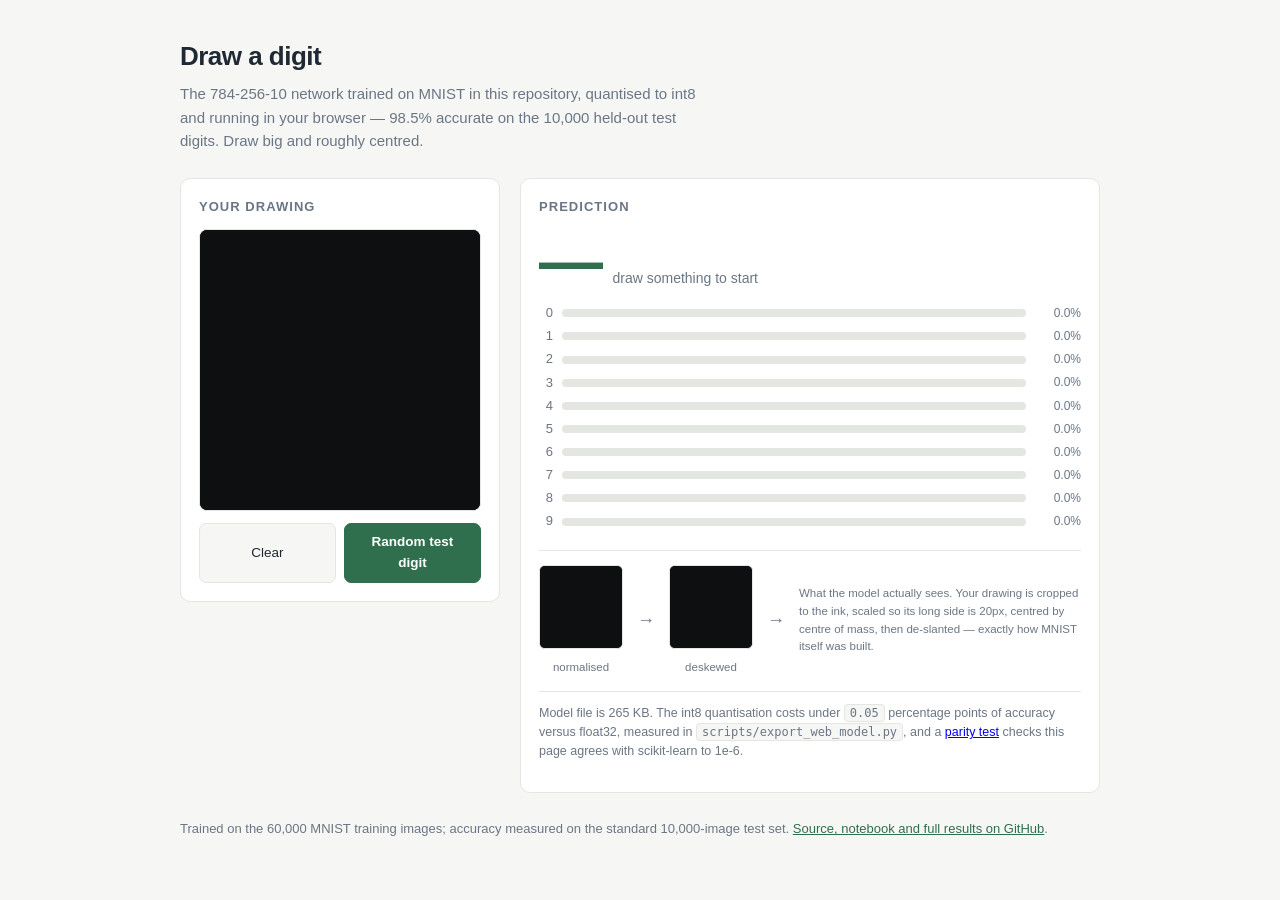
<file: demos/digits/index.html>
<!doctype html>
<html lang="en">
<head>
<meta charset="utf-8">
<meta name="viewport" content="width=device-width, initial-scale=1">
<title>Draw a digit — MNIST recognizer</title>
<meta name="description" content="Draw a digit and the MNIST neural network trained in this repository recognises it, entirely in your browser.">
<style>
  :root{
    --bg:#f6f7f5; --panel:#ffffff; --ink:#1f2933; --muted:#6b7684;
    --line:#e3e6e1; --accent:#2f6f4e; --accent-soft:#e8f1ec; --radius:10px;
  }
  @media (prefers-color-scheme: dark){
    :root{ --bg:#14171a; --panel:#1c2024; --ink:#e8eaec; --muted:#9aa4b0;
           --line:#2c3238; --accent:#6bb894; --accent-soft:#23332b; }
  }
  *{box-sizing:border-box}
  body{margin:0;background:var(--bg);color:var(--ink);
    font:15px/1.55 -apple-system,BlinkMacSystemFont,"Segoe UI",Inter,Roboto,Helvetica,Arial,sans-serif}
  header{max-width:960px;margin:0 auto;padding:36px 20px 10px}
  h1{margin:0 0 6px;font-size:26px;letter-spacing:-.02em}
  .sub{color:var(--muted);margin:0;max-width:64ch}
  .sub a{color:var(--accent)}
  main{max-width:960px;margin:0 auto;padding:16px 20px 20px;
    display:grid;grid-template-columns:minmax(0,320px) minmax(0,1fr);gap:20px;align-items:start}
  @media (max-width:760px){ main{grid-template-columns:1fr} }
  .panel{background:var(--panel);border:1px solid var(--line);border-radius:var(--radius);padding:18px}
  h2{margin:0 0 12px;font-size:13px;text-transform:uppercase;letter-spacing:.08em;color:var(--muted)}
  #pad{width:100%;aspect-ratio:1;border-radius:8px;background:#0d0f11;cursor:crosshair;
    touch-action:none;display:block;border:1px solid var(--line)}
  .row{display:flex;gap:8px;margin-top:12px}
  button{flex:1;padding:8px 12px;border-radius:7px;border:1px solid var(--line);
    background:var(--bg);color:var(--ink);font:inherit;font-size:13.5px;cursor:pointer}
  button.primary{background:var(--accent);border-color:var(--accent);color:#fff;font-weight:600}
  button:hover{border-color:var(--accent)}
  .verdict{display:flex;align-items:baseline;gap:12px;margin-bottom:6px}
  .big{font-size:64px;font-weight:700;line-height:1;letter-spacing:-.04em;color:var(--accent);
    font-variant-numeric:tabular-nums}
  .conf{color:var(--muted);font-size:14px}
  .bars{margin-top:10px}
  .bars .b{display:flex;align-items:center;gap:9px;margin:3px 0;font-size:13px}
  .bars .d{width:14px;text-align:right;font-variant-numeric:tabular-nums;color:var(--muted)}
  .bars .track{flex:1;height:8px;background:var(--line);border-radius:99px;overflow:hidden}
  .bars .fill{height:100%;background:var(--accent);border-radius:99px;transition:width .12s linear}
  .bars .pct{width:46px;text-align:right;font-variant-numeric:tabular-nums;color:var(--muted);font-size:12px}
  .pipeline{display:flex;align-items:center;gap:14px;margin-top:18px;padding-top:14px;border-top:1px solid var(--line)}
  .pipeline canvas{width:84px;height:84px;image-rendering:pixelated;border-radius:6px;border:1px solid var(--line);background:#0d0f11}
  .pipeline .cap{font-size:11.5px;color:var(--muted);text-align:center;margin-top:4px}
  .pipeline .step{text-align:center}
  .arrow{color:var(--muted);font-size:18px}
  .note{font-size:12.5px;color:var(--muted);margin-top:14px;padding-top:12px;border-top:1px solid var(--line)}
  code{font-family:ui-monospace,SFMono-Regular,Menlo,monospace;font-size:12px;
    background:var(--bg);padding:1px 5px;border-radius:4px;border:1px solid var(--line)}
  footer{max-width:960px;margin:0 auto;padding:6px 20px 44px;color:var(--muted);font-size:13px}
  footer a{color:var(--accent)}
</style>
</head>
<body>

<header>
  <h1>Draw a digit</h1>
  <p class="sub">
    The 784-256-10 network trained on MNIST in this repository, quantised to int8 and
    running in your browser — 98.5% accurate on the 10,000 held-out test digits.
    Draw big and roughly centred.
  </p>
</header>

<main>
  <section class="panel">
    <h2>Your drawing</h2>
    <canvas id="pad" width="280" height="280"></canvas>
    <div class="row">
      <button id="clear">Clear</button>
      <button id="example" class="primary">Random test digit</button>
    </div>
  </section>

  <section class="panel">
    <h2>Prediction</h2>
    <div class="verdict">
      <span class="big" id="digit">—</span>
      <span class="conf" id="conf">draw something to start</span>
    </div>
    <div class="bars" id="bars"></div>

    <div class="pipeline">
      <div class="step">
        <canvas id="normalised" width="28" height="28"></canvas>
        <div class="cap">normalised</div>
      </div>
      <span class="arrow">→</span>
      <div class="step">
        <canvas id="deskewed" width="28" height="28"></canvas>
        <div class="cap">deskewed</div>
      </div>
      <span class="arrow">→</span>
      <div class="step" style="flex:1">
        <div class="cap" style="text-align:left;margin-top:0">
          What the model actually sees. Your drawing is cropped to the ink, scaled so
          its long side is 20px, centred by centre of mass, then de-slanted — exactly
          how MNIST itself was built.
        </div>
      </div>
    </div>

    <p class="note">
      Model file is <span id="size">268</span> KB. The int8 quantisation costs
      under <code>0.05</code> percentage points of accuracy versus float32, measured in
      <code>scripts/export_web_model.py</code>, and a
      <a href="https://github.com/pr1317/handwritten-digit-recognition/blob/main/tests/test_web_recognizer.js">parity test</a>
      checks this page agrees with scikit-learn to 1e-6.
    </p>
  </section>
</main>

<footer>
  Trained on the 60,000 MNIST training images; accuracy measured on the standard
  10,000-image test set.
  <a href="https://github.com/pr1317/handwritten-digit-recognition">Source, notebook and full results on GitHub</a>.
</footer>

<script src="model.js"></script>
<script src="recognizer.js"></script>
<script src="examples.js"></script>
<script>
(function(){
  "use strict";
  var pad = document.getElementById("pad");
  var context = pad.getContext("2d", { willReadFrequently: true });
  var drawing = false, hasInk = false, lastPoint = null;

  function reset(){
    context.fillStyle = "#0d0f11";
    context.fillRect(0, 0, pad.width, pad.height);
    context.strokeStyle = "#ffffff";
    context.lineWidth = 20;
    context.lineCap = "round";
    context.lineJoin = "round";
    hasInk = false;
    lastPoint = null;
    pinnedMatrix = null;
    document.getElementById("digit").textContent = "—";
    document.getElementById("conf").textContent = "draw something to start";
    renderBars(null);
    clearPreview("normalised");
    clearPreview("deskewed");
  }

  function pointFrom(event){
    var rect = pad.getBoundingClientRect();
    var source = event.touches ? event.touches[0] : event;
    return {
      x: (source.clientX - rect.left) * (pad.width / rect.width),
      y: (source.clientY - rect.top) * (pad.height / rect.height)
    };
  }

  function start(event){
    event.preventDefault();
    if (pinnedMatrix){ reset(); }   // a new stroke replaces the loaded example
    drawing = true;
    lastPoint = pointFrom(event);
    dot(lastPoint);
  }
  function dot(point){
    context.beginPath();
    context.arc(point.x, point.y, context.lineWidth / 2, 0, Math.PI * 2);
    context.fillStyle = "#ffffff";
    context.fill();
    hasInk = true;
  }
  function move(event){
    if (!drawing) return;
    event.preventDefault();
    var point = pointFrom(event);
    context.beginPath();
    context.moveTo(lastPoint.x, lastPoint.y);
    context.lineTo(point.x, point.y);
    context.stroke();
    lastPoint = point;
    hasInk = true;
    predict();
  }
  function end(){ if (drawing){ drawing = false; predict(); } }

  ["mousedown","touchstart"].forEach(function(e){ pad.addEventListener(e, start, {passive:false}); });
  ["mousemove","touchmove"].forEach(function(e){ pad.addEventListener(e, move, {passive:false}); });
  ["mouseup","mouseleave","touchend","touchcancel"].forEach(function(e){ pad.addEventListener(e, end); });

  function clearPreview(id){
    var canvas = document.getElementById(id);
    var ctx = canvas.getContext("2d");
    ctx.fillStyle = "#0d0f11";
    ctx.fillRect(0, 0, 28, 28);
  }

  function drawPreview(id, matrix){
    var canvas = document.getElementById(id);
    var ctx = canvas.getContext("2d");
    var image = ctx.createImageData(28, 28);
    for (var i = 0; i < 28; i++){
      for (var j = 0; j < 28; j++){
        var value = Math.max(0, Math.min(255, matrix[i][j]));
        var index = (i * 28 + j) * 4;
        image.data[index] = image.data[index+1] = image.data[index+2] = value;
        image.data[index+3] = 255;
      }
    }
    ctx.putImageData(image, 0, 0);
  }

  function renderBars(probabilities){
    var container = document.getElementById("bars");
    container.innerHTML = "";
    for (var digit = 0; digit <= 9; digit++){
      var probability = probabilities ? probabilities[digit] : 0;
      var row = document.createElement("div");
      row.className = "b";
      row.innerHTML =
        '<span class="d">' + digit + '</span>' +
        '<span class="track"><span class="fill" style="width:' + (probability*100).toFixed(1) + '%"></span></span>' +
        '<span class="pct">' + (probability*100).toFixed(1) + '%</span>';
      container.appendChild(row);
    }
  }

  // When the user picks a real test digit we score the original 28x28 array,
  // which is exactly what the Python model was evaluated on. Re-normalising an
  // already-normalised MNIST image through the canvas only adds resampling
  // noise and would understate the model.
  var pinnedMatrix = null;

  function predict(){
    if (!hasInk) return;
    var normalised = pinnedMatrix || DigitRecognizer.canvasToMnist(pad);
    if (!normalised) return;
    drawPreview("normalised", normalised);
    drawPreview("deskewed", DigitRecognizer.deskew(normalised));

    var flat = [];
    for (var i = 0; i < 28; i++) for (var j = 0; j < 28; j++) flat.push(normalised[i][j]);
    var result = DigitRecognizer.predictFromPixels(flat, window.DIGIT_MODEL);

    document.getElementById("digit").textContent = result.digit;
    document.getElementById("conf").textContent =
      (result.confidence * 100).toFixed(1) + "% confident";
    renderBars(result.probabilities);
  }

  document.getElementById("clear").addEventListener("click", reset);

  document.getElementById("example").addEventListener("click", function(){
    var examples = window.MNIST_EXAMPLES || [];
    if (!examples.length) return;
    var example = examples[Math.floor(Math.random() * examples.length)];

    // Paint the 28x28 test digit onto the pad so it goes through the same path.
    context.fillStyle = "#0d0f11";
    context.fillRect(0, 0, pad.width, pad.height);
    var cell = pad.width / 28;
    for (var i = 0; i < 28; i++){
      for (var j = 0; j < 28; j++){
        var value = example.pixels[i * 28 + j];
        if (value <= 0) continue;
        context.fillStyle = "rgb(" + value + "," + value + "," + value + ")";
        context.fillRect(j * cell, i * cell, cell, cell);
      }
    }
    context.strokeStyle = "#ffffff";
    hasInk = true;

    var matrix = [];
    for (var r = 0; r < 28; r++){
      matrix.push(example.pixels.slice(r * 28, (r + 1) * 28));
    }
    pinnedMatrix = matrix;
    predict();
    document.getElementById("conf").textContent +=
      " · true label " + example.label;
  });

  if (window.DIGIT_MODEL){
    document.getElementById("size").textContent =
      Math.round((window.DIGIT_MODEL.W1.length + window.DIGIT_MODEL.W2.length) / 1024);
  }
  reset();
})();
</script>
</body>
</html>
</file>
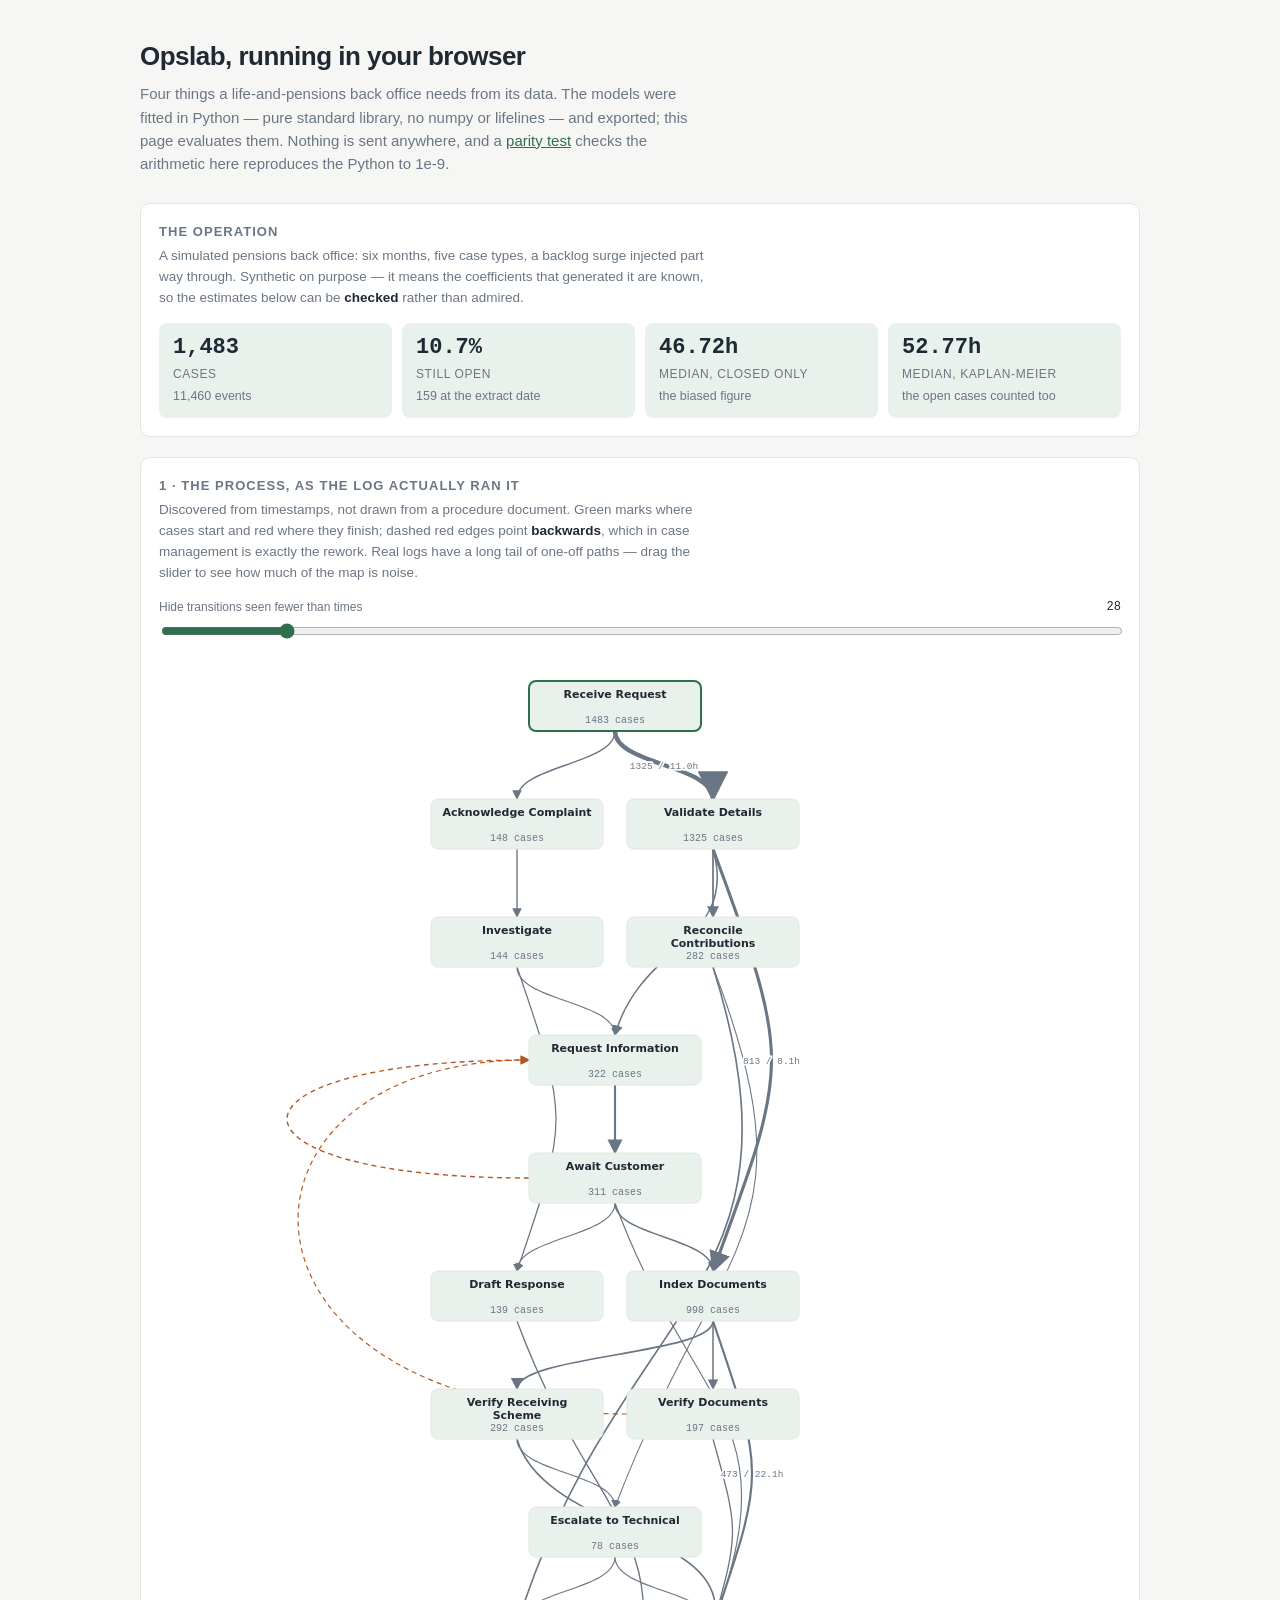
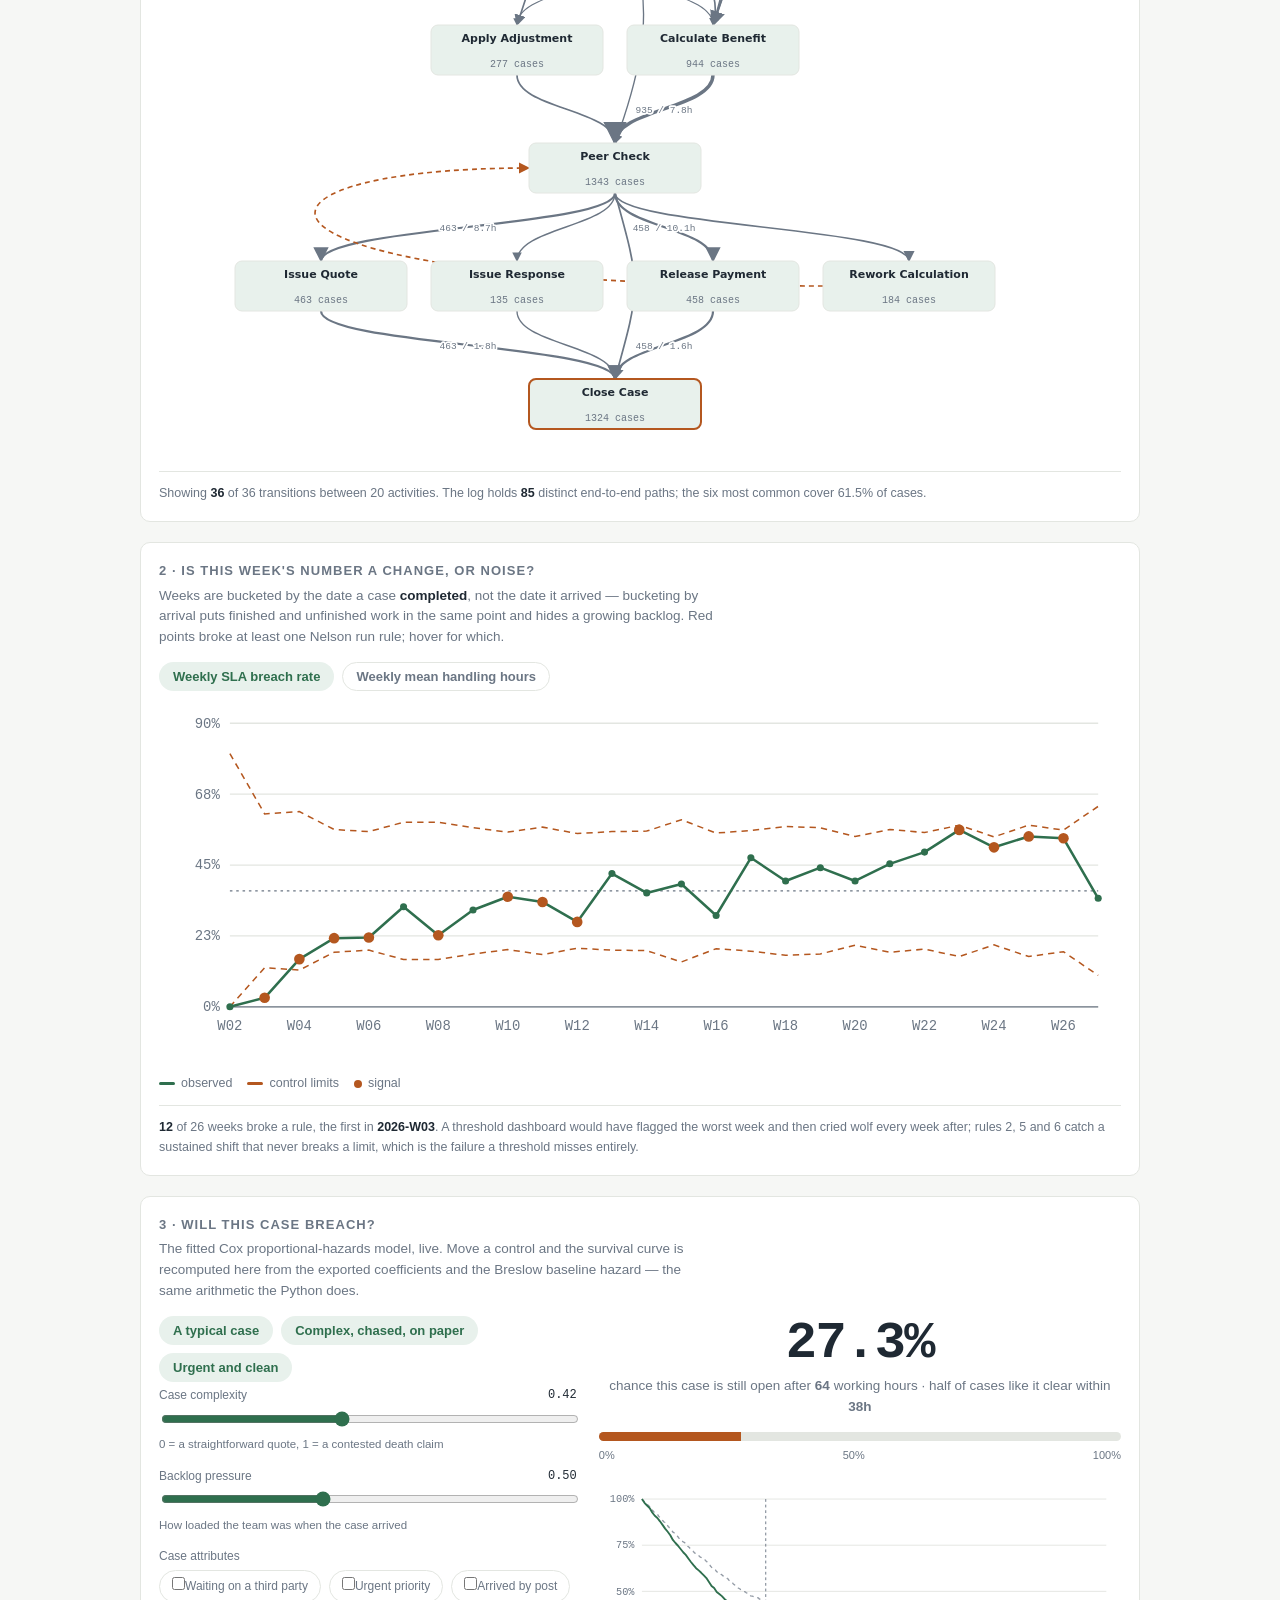
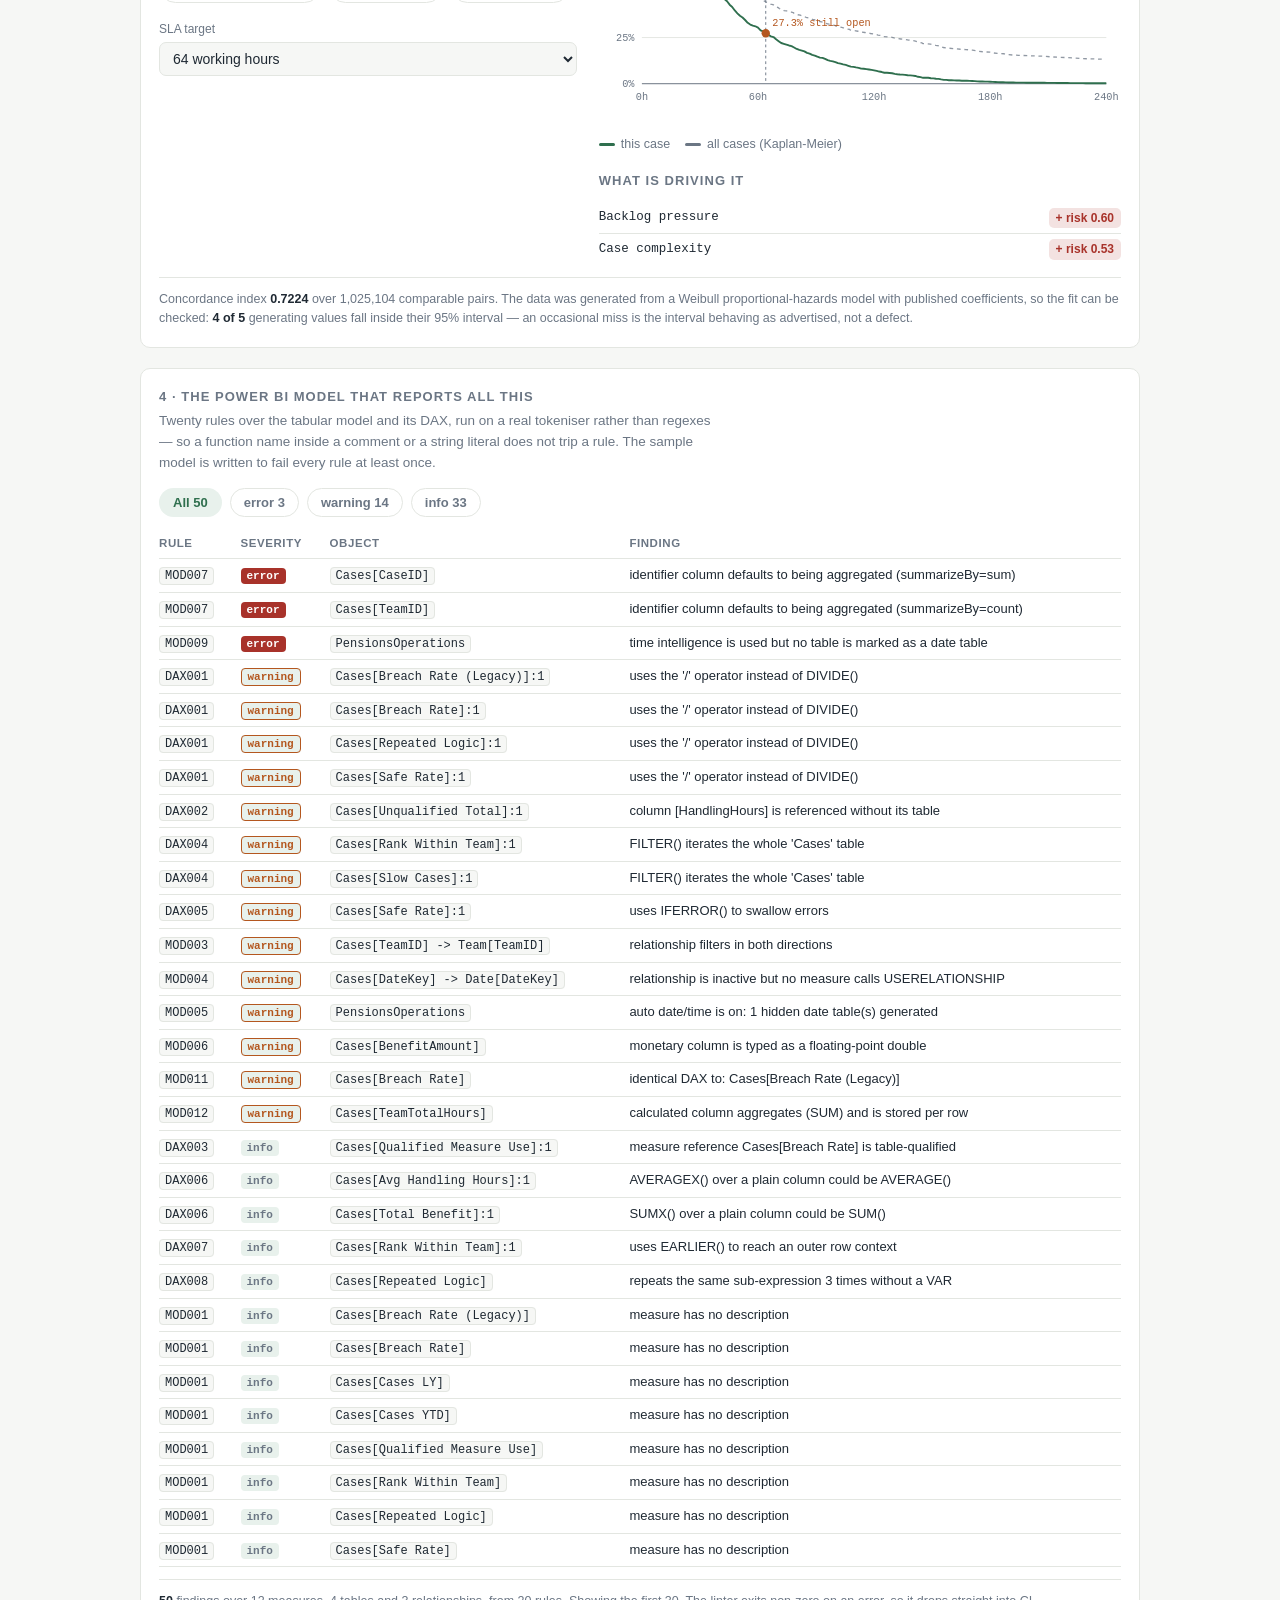
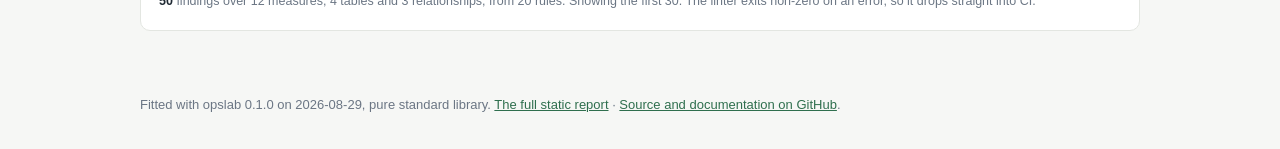
<file: demos/opslab/index.html>
<!doctype html>
<html lang="en">
<head>
<meta charset="utf-8">
<meta name="viewport" content="width=device-width, initial-scale=1">
<title>Opslab — live demo</title>
<meta name="description" content="Process mining, control charts and a right-censored survival model for back-office operations, running in your browser over a simulated pensions back office.">
<style>
  :root{
    --bg:#f6f7f5; --panel:#ffffff; --ink:#1f2933; --muted:#6b7684;
    --line:#e3e6e1; --accent:#2f6f4e; --accent-soft:#e8f1ec;
    --warn:#b4571f; --danger:#a8322a; --band:#cfe0d7; --truth:#8a5a2b;
    --radius:10px;
    --mono:ui-monospace,SFMono-Regular,Menlo,Consolas,monospace;
  }
  @media (prefers-color-scheme: dark){
    :root{ --bg:#14171a; --panel:#1c2024; --ink:#e8eaec; --muted:#9aa4b0;
           --line:#2c3238; --accent:#6bb894; --accent-soft:#23332b;
           --warn:#e08b4e; --danger:#e0736a; --band:#2f4a43; --truth:#c9975c; }
  }
  *{box-sizing:border-box}
  body{margin:0;background:var(--bg);color:var(--ink);
    font:15px/1.55 -apple-system,BlinkMacSystemFont,"Segoe UI",Inter,Roboto,Helvetica,Arial,sans-serif}
  header{max-width:1040px;margin:0 auto;padding:36px 20px 12px}
  h1{margin:0 0 6px;font-size:26px;letter-spacing:-.02em}
  .sub{color:var(--muted);margin:0;max-width:68ch}
  .sub a{color:var(--accent)}
  /* minmax(0,1fr) rather than the default auto: an auto track is sized by its
     widest content, which lets a min-width chart push the whole page sideways
     instead of scrolling inside its own .scroll box. */
  main{max-width:1040px;margin:0 auto;padding:16px 20px 64px;
    display:grid;grid-template-columns:minmax(0,1fr);gap:20px}
  .panel{background:var(--panel);border:1px solid var(--line);border-radius:var(--radius);padding:18px}
  h2{margin:0 0 4px;font-size:13px;text-transform:uppercase;letter-spacing:.08em;color:var(--muted)}
  .lede{color:var(--muted);font-size:13.5px;margin:0 0 14px;max-width:74ch}
  .lede b{color:var(--ink)}
  .stats{display:grid;grid-template-columns:repeat(auto-fit,minmax(min(140px,100%),1fr));gap:10px}
  .stat{background:var(--accent-soft);border-radius:8px;padding:12px 14px}
  .stat b{display:block;font:600 22px/1.15 var(--mono)}
  .stat span{font-size:12px;color:var(--muted);text-transform:uppercase;letter-spacing:.05em}
  .stat em{display:block;font-style:normal;font-size:12.5px;color:var(--muted);margin-top:3px}
  .split{display:grid;grid-template-columns:minmax(0,1fr) minmax(0,1.25fr);gap:22px;align-items:start}
  .split > *{min-width:0}
  @media (max-width:820px){ .split{grid-template-columns:minmax(0,1fr)} }
  .controls{display:grid;gap:13px}
  .field label{display:block;font-size:12px;color:var(--muted);margin-bottom:4px}
  .field .value{float:right;font-family:var(--mono);color:var(--ink)}
  input[type=range]{width:100%;accent-color:var(--accent)}
  select{width:100%;padding:7px 9px;border:1px solid var(--line);border-radius:7px;
    background:var(--bg);color:var(--ink);font:inherit;font-size:14px}
  .switches{display:flex;flex-wrap:wrap;gap:8px}
  .switch{display:inline-flex;align-items:center;gap:7px;border:1px solid var(--line);
    border-radius:999px;padding:6px 12px;font-size:13px;cursor:pointer;user-select:none}
  .switch input{accent-color:var(--accent);margin:0}
  .switch.on{border-color:var(--accent);background:var(--accent-soft);color:var(--accent);font-weight:600}
  .presets{display:flex;flex-wrap:wrap;gap:8px;margin-bottom:4px}
  .presets button,.tabs button{background:var(--accent-soft);color:var(--accent);border:1px solid transparent;
    border-radius:999px;padding:6px 13px;font-size:13px;cursor:pointer;font-weight:600;font-family:inherit}
  .presets button:hover,.tabs button:hover{border-color:var(--accent)}
  .tabs{display:flex;flex-wrap:wrap;gap:8px;margin-bottom:12px}
  .tabs button[aria-pressed=false]{background:transparent;color:var(--muted);border-color:var(--line)}
  .gauge{text-align:center;padding:2px 0 10px}
  .score{font:700 52px/1 var(--mono);letter-spacing:-.03em}
  .verdict{color:var(--muted);margin-top:6px;font-size:13.5px}
  .bar{height:9px;border-radius:99px;background:var(--line);overflow:hidden;margin:14px 0 6px}
  .bar span{display:block;height:100%;background:var(--accent);transition:width .25s ease}
  .scale{display:flex;justify-content:space-between;font-size:11px;color:var(--muted)}
  .switch span{white-space:nowrap}
  .drivers{list-style:none;margin:12px 0 0;padding:0}
  .drivers li{display:flex;align-items:center;gap:10px;padding:5px 0;border-bottom:1px solid var(--line);font-size:13px}
  .drivers li:last-child{border-bottom:0}
  .drivers .name{flex:1;min-width:0;overflow:hidden;text-overflow:ellipsis;white-space:nowrap;font-family:var(--mono);font-size:12.5px}
  .chip{font-variant-numeric:tabular-nums;font-size:12px;font-weight:600;padding:1px 7px;border-radius:5px}
  .up{background:rgba(168,50,42,.14);color:var(--danger)}
  .down{background:var(--accent-soft);color:var(--accent)}
  .scroll{overflow-x:auto;margin-top:12px}
  .map{--map-node:var(--accent-soft);--map-stroke:var(--line);--map-ink:var(--ink);
    --map-muted:var(--muted);--map-edge:var(--muted);--map-rework:var(--warn);
    --map-start:var(--accent);--map-end:var(--warn);--map-bg:var(--panel)}
  table{border-collapse:collapse;width:100%;font-size:13px}
  th,td{text-align:left;padding:6px 12px 6px 0;border-bottom:1px solid var(--line);vertical-align:top}
  th{font-size:11.5px;text-transform:uppercase;letter-spacing:.05em;color:var(--muted);font-weight:600}
  td.num,th.num{text-align:right;font-family:var(--mono);white-space:nowrap}
  .sev{font:600 11px/1 var(--mono);padding:2px 6px;border-radius:4px;background:var(--accent-soft);color:var(--muted)}
  .sev.error{background:var(--danger);color:#fff}
  .sev.warning{border:1px solid var(--warn);color:var(--warn)}
  .note{font-size:12.5px;color:var(--muted);margin:12px 0 0;padding-top:12px;border-top:1px solid var(--line)}
  .note b{color:var(--ink)}
  code{font-family:var(--mono);font-size:12px;background:var(--bg);padding:1px 5px;
    border-radius:4px;border:1px solid var(--line)}
  .legend{display:flex;flex-wrap:wrap;gap:15px;font-size:12.5px;color:var(--muted);margin-top:10px}
  .legend span{display:flex;align-items:center;gap:6px}
  .swatch{width:16px;height:3px;border-radius:2px}
  svg .grid{stroke:var(--line)} svg .axis{stroke:var(--muted)}
  svg .tick{fill:var(--muted);font:11px var(--mono)}
  svg .limit{fill:none;stroke:var(--warn);stroke-width:1.2;stroke-dasharray:5 4}
  svg .center{fill:none;stroke:var(--muted);stroke-width:1;stroke-dasharray:2 3}
  svg .series{fill:none;stroke:var(--accent);stroke-width:2;stroke-linejoin:round}
  svg .ghost{fill:none;stroke:var(--muted);stroke-width:1.4;stroke-dasharray:4 4;opacity:.75}
  svg .pt{fill:var(--accent)} svg .pt.sig{fill:var(--warn)}
  svg .band{fill:var(--band);opacity:.55}
  svg .ref{stroke:var(--muted);stroke-width:1;stroke-dasharray:3 3}
  footer{max-width:1040px;margin:0 auto;padding:0 20px 48px;color:var(--muted);font-size:13px}
  footer a{color:var(--accent)}
  .noscript{border:1px solid var(--warn);border-radius:var(--radius);padding:14px 16px;color:var(--warn)}
</style>
</head>
<body>

<header>
  <h1>Opslab, running in your browser</h1>
  <p class="sub">
    Four things a life-and-pensions back office needs from its data. The models were
    fitted in Python — pure standard library, no numpy or lifelines — and exported;
    this page evaluates them. Nothing is sent anywhere, and a
    <a href="https://github.com/pr1317/opslab/blob/main/tests/test_web_parity.py">parity test</a>
    checks the arithmetic here reproduces the Python to 1e-9.
  </p>
</header>

<main>
  <noscript><div class="noscript">This demo needs JavaScript to evaluate the fitted
    models. The <a href="report.html">static report</a> shows the same analysis with
    no scripting at all.</div></noscript>

  <section class="panel">
    <h2>The operation</h2>
    <p class="lede">A simulated pensions back office: six months, five case types, a
      backlog surge injected part way through. Synthetic on purpose — it means the
      coefficients that generated it are known, so the estimates below can be
      <b>checked</b> rather than admired.</p>
    <div class="stats" id="summary"></div>
  </section>

  <section class="panel">
    <h2>1 &middot; The process, as the log actually ran it</h2>
    <p class="lede">Discovered from timestamps, not drawn from a procedure document.
      Green marks where cases start and red where they finish; dashed red edges point
      <b>backwards</b>, which in case management is exactly the rework. Real logs have a
      long tail of one-off paths — drag the slider to see how much of the map is noise.</p>
    <div class="field">
      <label for="threshold">Hide transitions seen fewer than
        <span class="value" id="thresholdValue">5</span> times</label>
      <input type="range" id="threshold" min="0" max="7" step="1" value="1">
    </div>
    <div class="scroll map" id="map"></div>
    <p class="note" id="mapNote"></p>
  </section>

  <section class="panel">
    <h2>2 &middot; Is this week's number a change, or noise?</h2>
    <p class="lede">Weeks are bucketed by the date a case <b>completed</b>, not the date
      it arrived — bucketing by arrival puts finished and unfinished work in the same
      point and hides a growing backlog. Red points broke at least one Nelson run rule;
      hover for which.</p>
    <div class="tabs" id="chartTabs">
      <button data-series="breachRate" aria-pressed="true">Weekly SLA breach rate</button>
      <button data-series="handlingHours" aria-pressed="false">Weekly mean handling hours</button>
    </div>
    <div class="scroll" id="chart"></div>
    <div class="legend">
      <span><i class="swatch" style="background:var(--accent)"></i>observed</span>
      <span><i class="swatch" style="background:var(--warn)"></i>control limits</span>
      <span><i class="swatch" style="background:var(--warn);height:8px;width:8px;border-radius:50%"></i>signal</span>
    </div>
    <p class="note" id="chartNote"></p>
  </section>

  <section class="panel">
    <h2>3 &middot; Will this case breach?</h2>
    <p class="lede">The fitted Cox proportional-hazards model, live. Move a control and
      the survival curve is recomputed here from the exported coefficients and the
      Breslow baseline hazard — the same arithmetic the Python does.</p>
    <div class="split">
      <div>
        <div class="presets" id="presets"></div>
        <div class="controls" id="controls"></div>
      </div>
      <div>
        <div class="gauge">
          <div class="score" id="risk">—</div>
          <div class="verdict" id="verdict">probability of missing the target</div>
          <div class="bar"><span id="riskBar" style="width:0%"></span></div>
          <div class="scale"><span>0%</span><span>50%</span><span>100%</span></div>
        </div>
        <div class="scroll" id="curve"></div>
        <div class="legend">
          <span><i class="swatch" style="background:var(--accent)"></i>this case</span>
          <span><i class="swatch" style="background:var(--muted)"></i>all cases (Kaplan-Meier)</span>
        </div>
        <h2 style="margin-top:16px">What is driving it</h2>
        <ul class="drivers" id="drivers"></ul>
      </div>
    </div>
    <p class="note" id="coxNote"></p>
  </section>

  <section class="panel">
    <h2>4 &middot; The Power BI model that reports all this</h2>
    <p class="lede">Twenty rules over the tabular model and its DAX, run on a real
      tokeniser rather than regexes — so a function name inside a comment or a string
      literal does not trip a rule. The sample model is written to fail every rule at
      least once.</p>
    <div class="tabs" id="lintTabs"></div>
    <div class="scroll"><table>
      <thead><tr><th>Rule</th><th>Severity</th><th>Object</th><th>Finding</th></tr></thead>
      <tbody id="lintBody"></tbody>
    </table></div>
    <p class="note" id="lintNote"></p>
  </section>
</main>

<footer id="footer"></footer>

<script src="demo-data.js"></script>
<script src="opslab.js"></script>
<script src="app.js"></script>
</body>
</html>
</file>
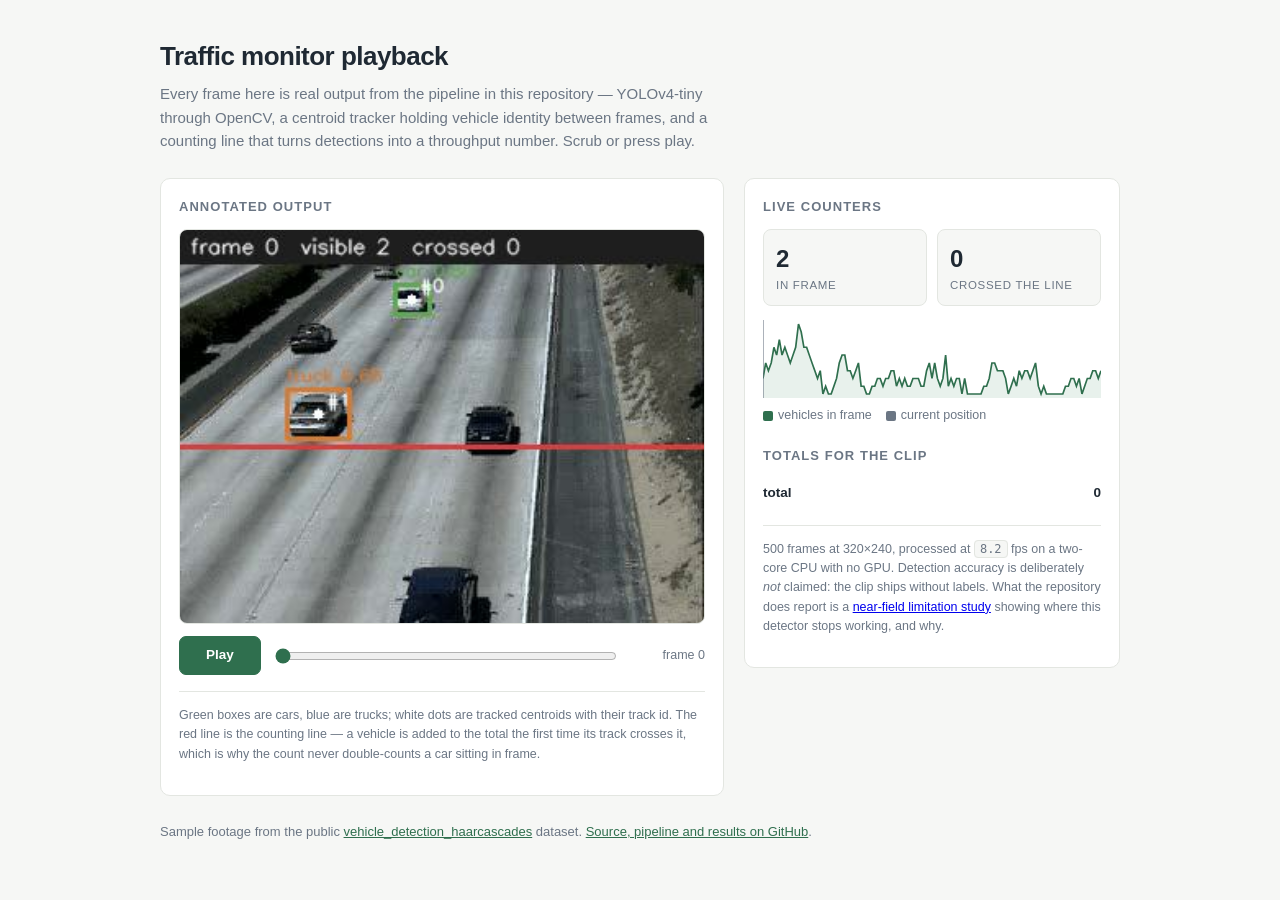
<file: demos/traffic/index.html>
<!doctype html>
<html lang="en">
<head>
<meta charset="utf-8">
<meta name="viewport" content="width=device-width, initial-scale=1">
<title>Traffic Monitor Playback</title>
<meta name="description" content="Scrub through the YOLO vehicle detection and counting pipeline running on a real highway camera clip.">
<style>
  :root{
    --bg:#f6f7f5; --panel:#ffffff; --ink:#1f2933; --muted:#6b7684;
    --line:#e3e6e1; --accent:#2f6f4e; --accent-soft:#e8f1ec;
    --truck:#347ad6; --radius:10px;
  }
  @media (prefers-color-scheme: dark){
    :root{ --bg:#14171a; --panel:#1c2024; --ink:#e8eaec; --muted:#9aa4b0;
           --line:#2c3238; --accent:#6bb894; --accent-soft:#23332b; --truck:#6fa8e8; }
  }
  *{box-sizing:border-box}
  body{margin:0;background:var(--bg);color:var(--ink);
    font:15px/1.55 -apple-system,BlinkMacSystemFont,"Segoe UI",Inter,Roboto,Helvetica,Arial,sans-serif}
  header{max-width:1000px;margin:0 auto;padding:36px 20px 10px}
  h1{margin:0 0 6px;font-size:26px;letter-spacing:-.02em}
  .sub{color:var(--muted);margin:0;max-width:66ch}
  .sub a{color:var(--accent)}
  main{max-width:1000px;margin:0 auto;padding:16px 20px 20px;
    display:grid;grid-template-columns:minmax(0,1.5fr) minmax(0,1fr);gap:20px;align-items:start}
  @media (max-width:820px){ main{grid-template-columns:1fr} }
  .panel{background:var(--panel);border:1px solid var(--line);border-radius:var(--radius);padding:18px}
  h2{margin:0 0 12px;font-size:13px;text-transform:uppercase;letter-spacing:.08em;color:var(--muted)}
  .stage{position:relative;background:#0d0f11;border-radius:8px;overflow:hidden;border:1px solid var(--line)}
  .stage img{display:block;width:100%;image-rendering:auto}
  .controls{display:flex;align-items:center;gap:12px;margin-top:12px}
  button{padding:8px 16px;border-radius:7px;border:1px solid var(--line);
    background:var(--bg);color:var(--ink);font:inherit;font-size:13.5px;cursor:pointer}
  button.primary{background:var(--accent);border-color:var(--accent);color:#fff;font-weight:600;min-width:82px}
  input[type=range]{flex:1;accent-color:var(--accent)}
  .tick{font-variant-numeric:tabular-nums;color:var(--muted);font-size:12.5px;min-width:74px;text-align:right}
  .stats{display:grid;grid-template-columns:1fr 1fr;gap:10px;margin-bottom:6px}
  .stat{background:var(--bg);border:1px solid var(--line);border-radius:8px;padding:10px 12px}
  .stat .v{font-size:24px;font-weight:700;letter-spacing:-.02em;font-variant-numeric:tabular-nums}
  .stat .k{font-size:11.5px;color:var(--muted);text-transform:uppercase;letter-spacing:.06em}
  .spark{margin-top:14px}
  .spark svg{width:100%;height:78px;display:block}
  .legend{display:flex;gap:14px;font-size:12.5px;color:var(--muted);margin-top:8px}
  .swatch{display:inline-block;width:10px;height:10px;border-radius:2px;margin-right:5px;vertical-align:middle}
  table{width:100%;border-collapse:collapse;font-size:13.5px;margin-top:6px}
  td{padding:5px 0;border-bottom:1px solid var(--line)}
  td:last-child{text-align:right;font-variant-numeric:tabular-nums;font-weight:600}
  tr:last-child td{border-bottom:0}
  .note{font-size:12.5px;color:var(--muted);margin-top:16px;padding-top:14px;border-top:1px solid var(--line)}
  footer{max-width:1000px;margin:0 auto;padding:6px 20px 44px;color:var(--muted);font-size:13px}
  footer a{color:var(--accent)}
  code{font-family:ui-monospace,SFMono-Regular,Menlo,monospace;font-size:12px;
    background:var(--bg);padding:1px 5px;border-radius:4px;border:1px solid var(--line)}
</style>
</head>
<body>

<header>
  <h1>Traffic monitor playback</h1>
  <p class="sub">
    Every frame here is real output from the pipeline in this repository — YOLOv4-tiny
    through OpenCV, a centroid tracker holding vehicle identity between frames, and a
    counting line that turns detections into a throughput number. Scrub or press play.
  </p>
</header>

<main>
  <section class="panel">
    <h2>Annotated output</h2>
    <div class="stage"><img id="frame" alt="Annotated traffic frame"></div>
    <div class="controls">
      <button id="play" class="primary">Play</button>
      <input id="scrub" type="range" min="0" max="0" value="0" step="1" aria-label="frame">
      <span class="tick" id="tick">frame 0</span>
    </div>
    <p class="note">
      Green boxes are cars, blue are trucks; white dots are tracked centroids with their
      track id. The red line is the counting line — a vehicle is added to the total the
      first time its track crosses it, which is why the count never double-counts a car
      sitting in frame.
    </p>
  </section>

  <section class="panel">
    <h2>Live counters</h2>
    <div class="stats">
      <div class="stat"><div class="v" id="visible">0</div><div class="k">in frame</div></div>
      <div class="stat"><div class="v" id="crossed">0</div><div class="k">crossed the line</div></div>
    </div>

    <div class="spark">
      <svg id="spark" viewBox="0 0 300 78" preserveAspectRatio="none" aria-hidden="true"></svg>
      <div class="legend">
        <span><span class="swatch" style="background:var(--accent)"></span>vehicles in frame</span>
        <span><span class="swatch" style="background:var(--muted)"></span>current position</span>
      </div>
    </div>

    <h2 style="margin-top:20px">Totals for the clip</h2>
    <table id="totals"></table>

    <p class="note">
      500 frames at 320&times;240, processed at <code>8.2</code> fps on a two-core CPU with
      no GPU. Detection accuracy is deliberately <em>not</em> claimed: the clip ships
      without labels. What the repository does report is a
      <a href="https://github.com/pr1317/smart-traffic-management#where-it-breaks">near-field limitation study</a>
      showing where this detector stops working, and why.
    </p>
  </section>
</main>

<footer>
  Sample footage from the public
  <a href="https://github.com/andrewssobral/vehicle_detection_haarcascades">vehicle_detection_haarcascades</a>
  dataset.
  <a href="https://github.com/pr1317/smart-traffic-management">Source, pipeline and results on GitHub</a>.
</footer>

<script src="timeline.js"></script>
<script>
(function(){
  "use strict";
  var data = window.TRAFFIC_TIMELINE;
  if (!data || !data.timeline.length) return;

  var timeline = data.timeline;
  var image = document.getElementById("frame");
  var scrub = document.getElementById("scrub");
  var playButton = document.getElementById("play");
  var index = 0, timer = null;

  scrub.max = timeline.length - 1;

  // Warm the cache so scrubbing does not flicker.
  timeline.forEach(function(step){ var pre = new Image(); pre.src = step.file; });

  var peak = timeline.reduce(function(max, step){ return Math.max(max, step.visible); }, 1);

  function buildSpark(){
    var svg = document.getElementById("spark");
    var width = 300, height = 78, pad = 4;
    var points = timeline.map(function(step, i){
      var x = (i / (timeline.length - 1)) * width;
      var y = height - pad - (step.visible / peak) * (height - pad * 2);
      return x.toFixed(1) + "," + y.toFixed(1);
    });
    var area = "0," + height + " " + points.join(" ") + " " + width + "," + height;
    svg.innerHTML =
      '<polygon points="' + area + '" fill="var(--accent-soft)"></polygon>' +
      '<polyline points="' + points.join(" ") + '" fill="none" stroke="var(--accent)" stroke-width="1.5"></polyline>' +
      '<line id="cursor" x1="0" y1="0" x2="0" y2="' + height + '" stroke="var(--muted)" stroke-width="1"></line>';
  }

  function renderTotals(step){
    var table = document.getElementById("totals");
    var rows = Object.keys(step.classes).map(function(name){
      return "<tr><td>" + name + "</td><td>" + step.classes[name] + "</td></tr>";
    });
    rows.push("<tr><td><strong>total</strong></td><td>" + step.crossed + "</td></tr>");
    table.innerHTML = rows.join("");
  }

  function show(i){
    index = Math.max(0, Math.min(timeline.length - 1, i));
    var step = timeline[index];
    image.src = step.file;
    scrub.value = index;
    document.getElementById("tick").textContent = "frame " + step.frame;
    document.getElementById("visible").textContent = step.visible;
    document.getElementById("crossed").textContent = step.crossed;
    renderTotals(step);
    var cursor = document.getElementById("cursor");
    if (cursor){
      var x = (index / (timeline.length - 1)) * 300;
      cursor.setAttribute("x1", x); cursor.setAttribute("x2", x);
    }
  }

  function stop(){
    if (timer){ clearInterval(timer); timer = null; }
    playButton.textContent = "Play";
  }

  playButton.addEventListener("click", function(){
    if (timer){ stop(); return; }
    if (index >= timeline.length - 1) index = -1;
    playButton.textContent = "Pause";
    timer = setInterval(function(){
      if (index >= timeline.length - 1){ stop(); return; }
      show(index + 1);
    }, 110);
  });

  scrub.addEventListener("input", function(){ stop(); show(Number(scrub.value)); });

  buildSpark();
  show(0);
})();
</script>
</body>
</html>
</file>
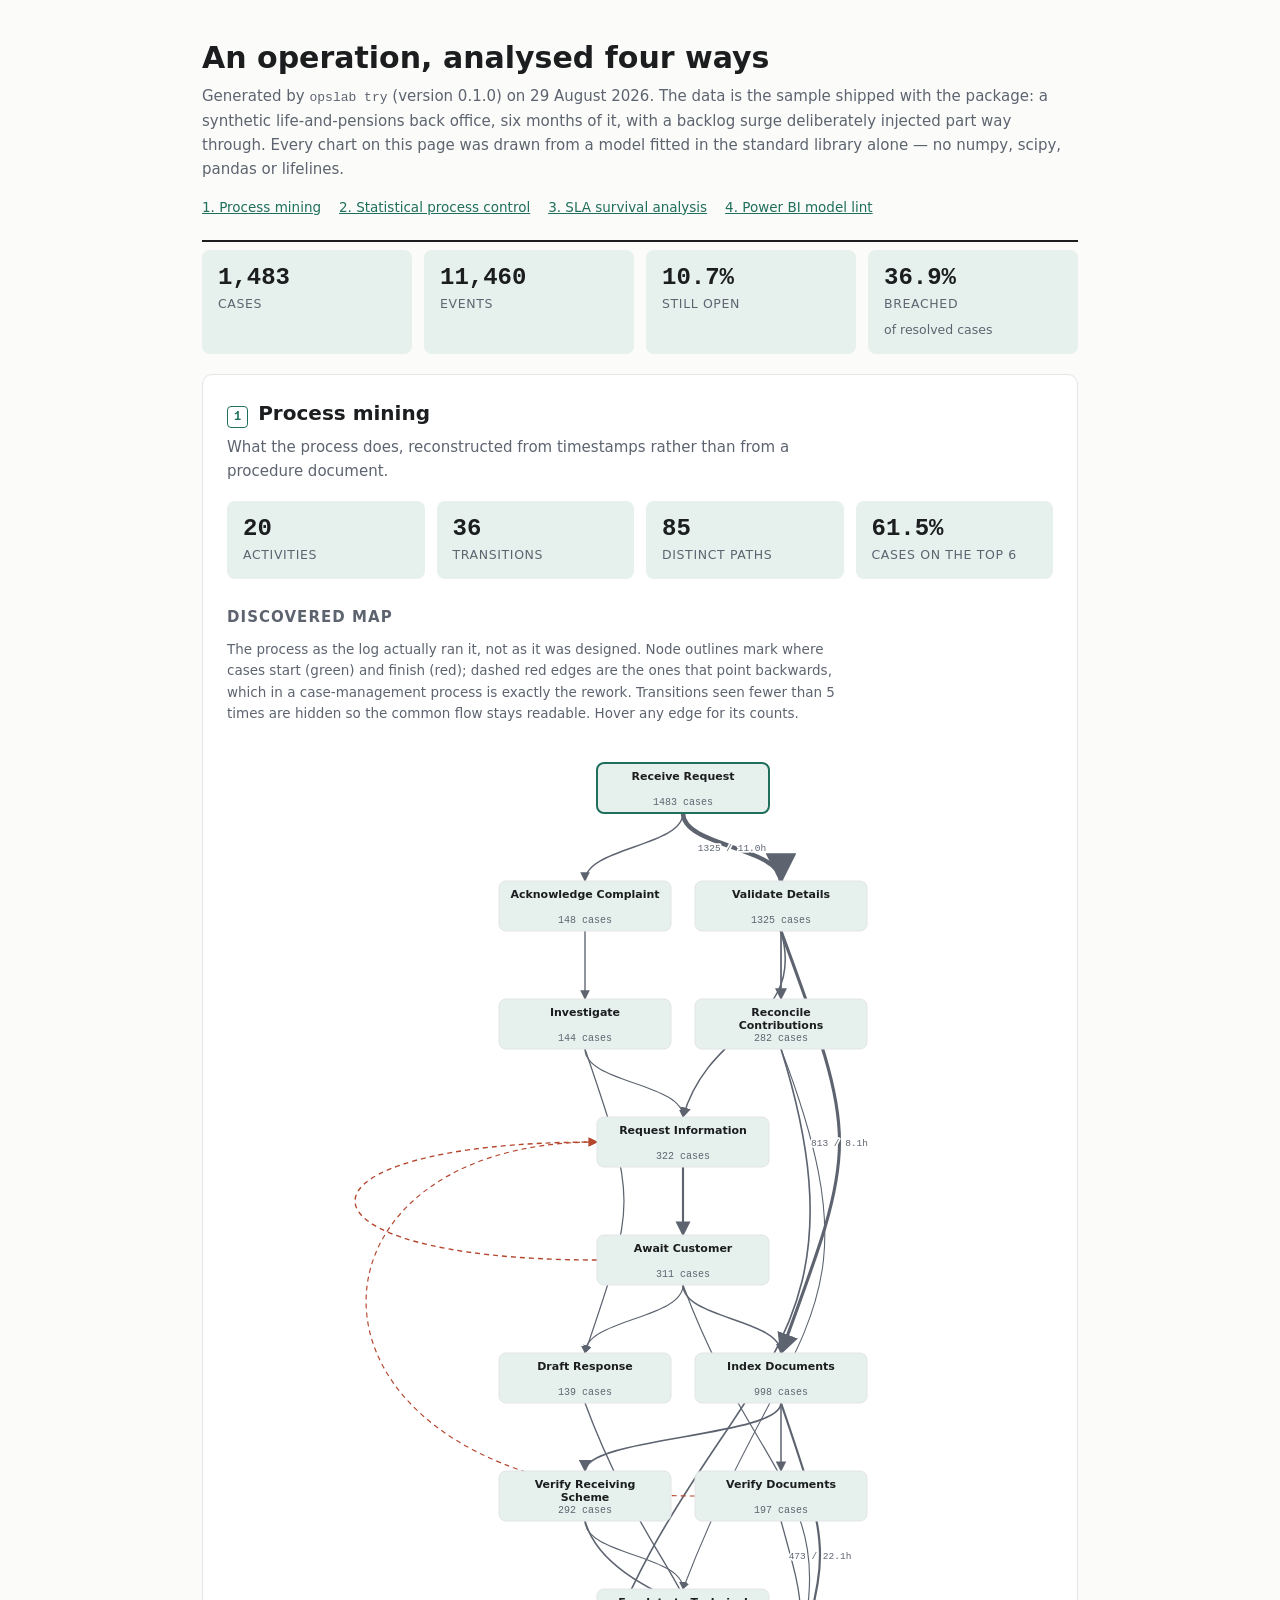
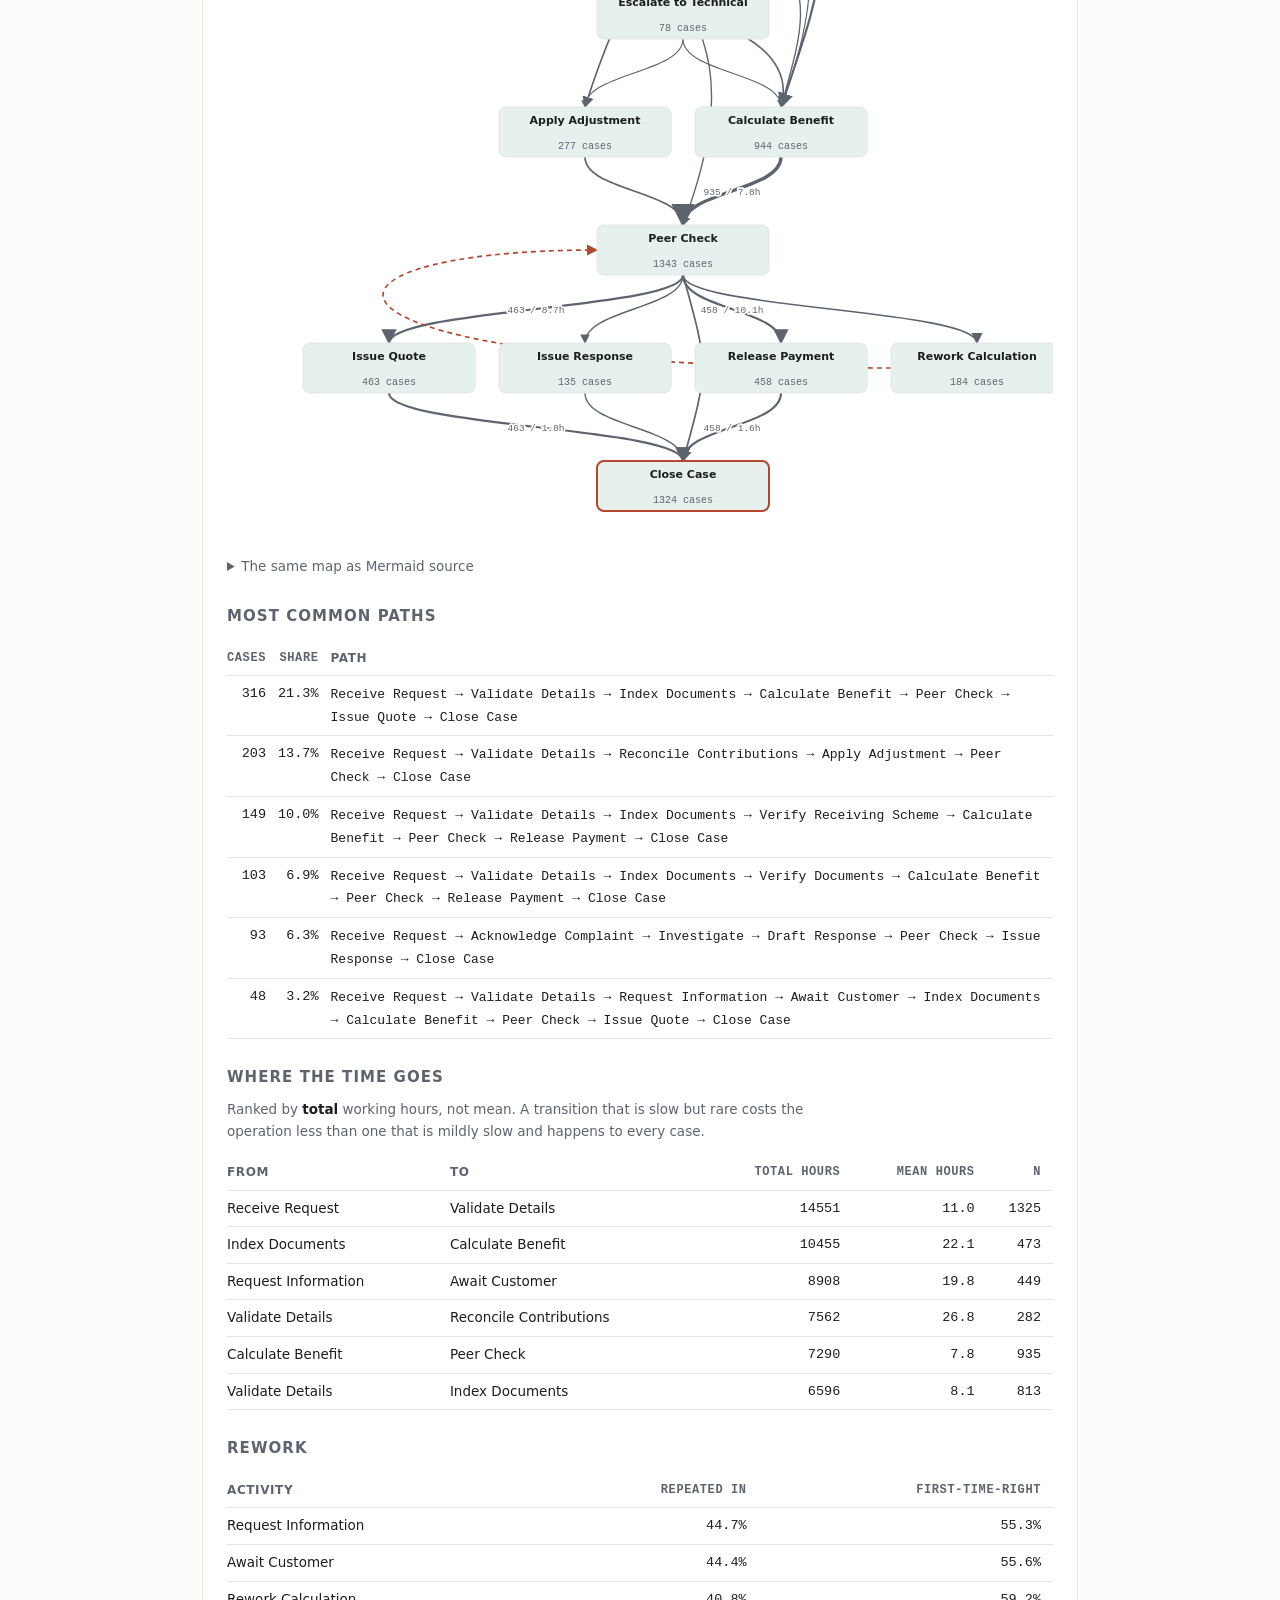
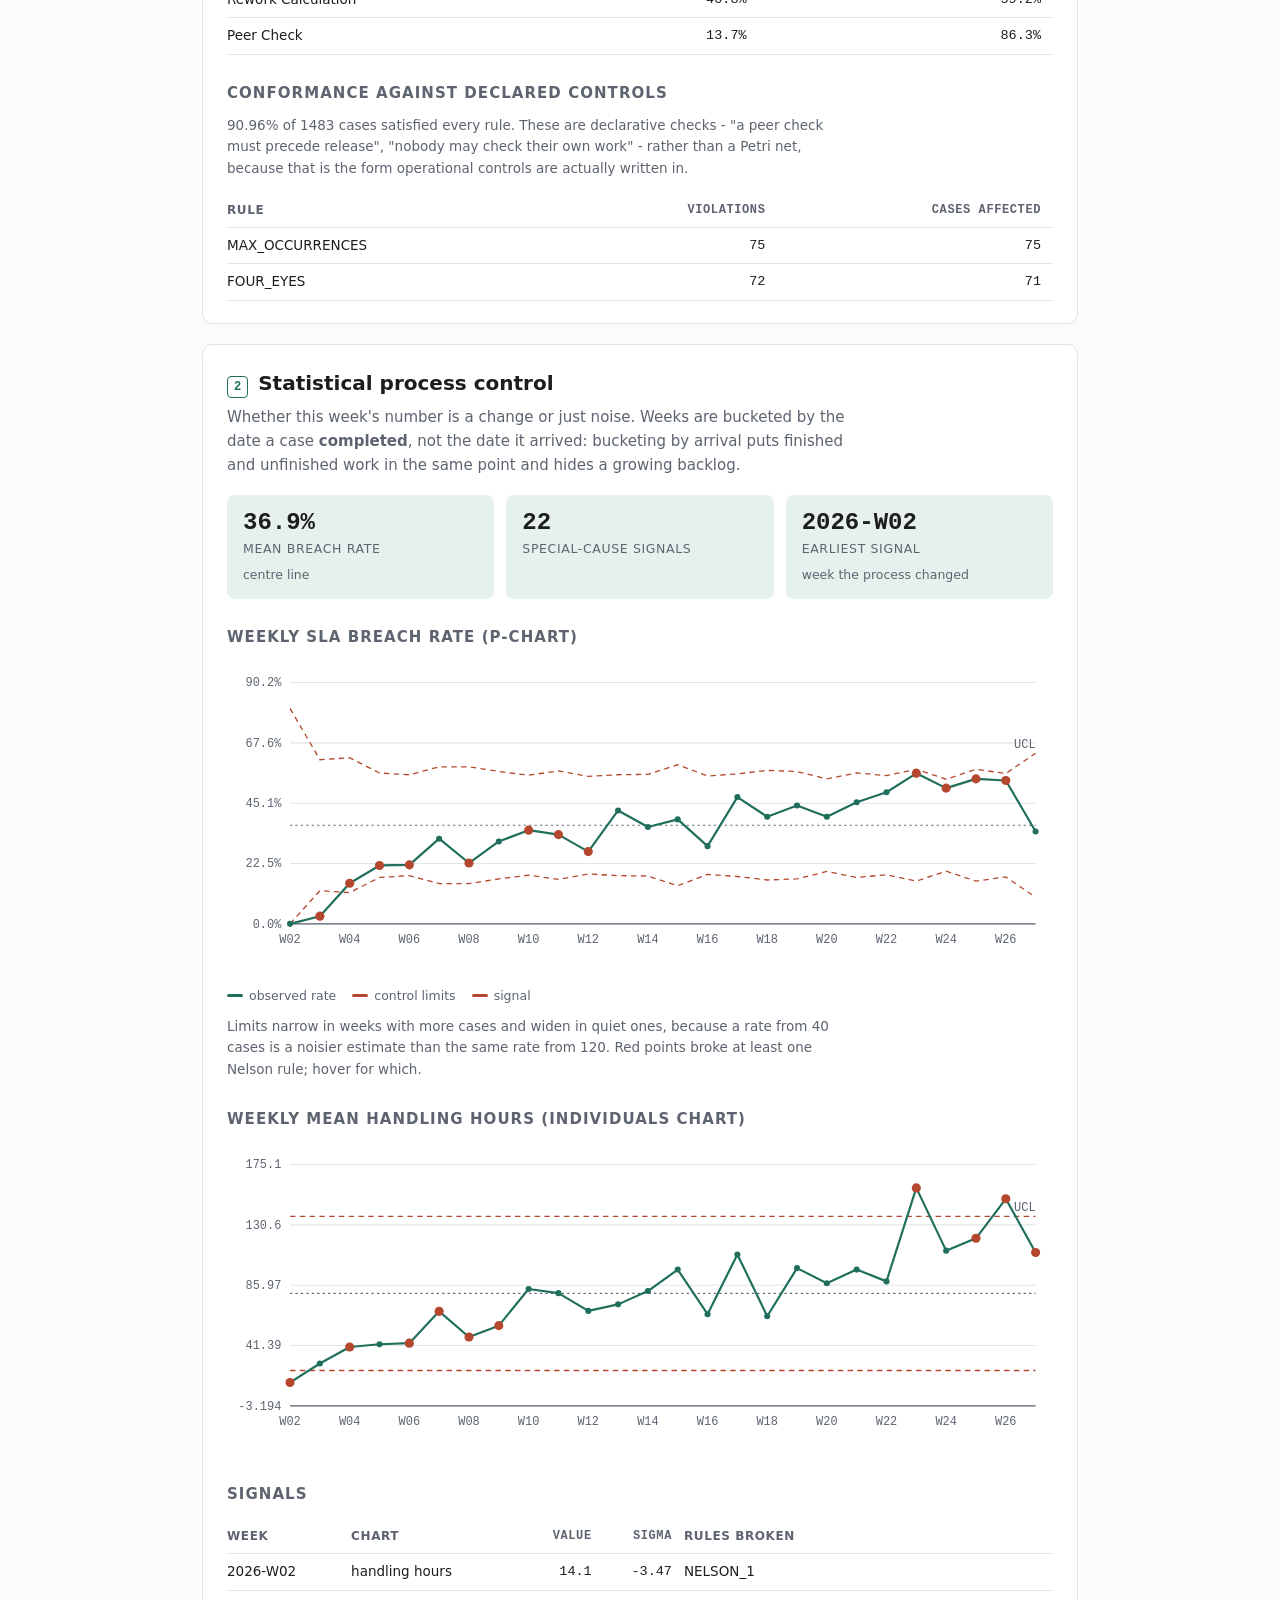
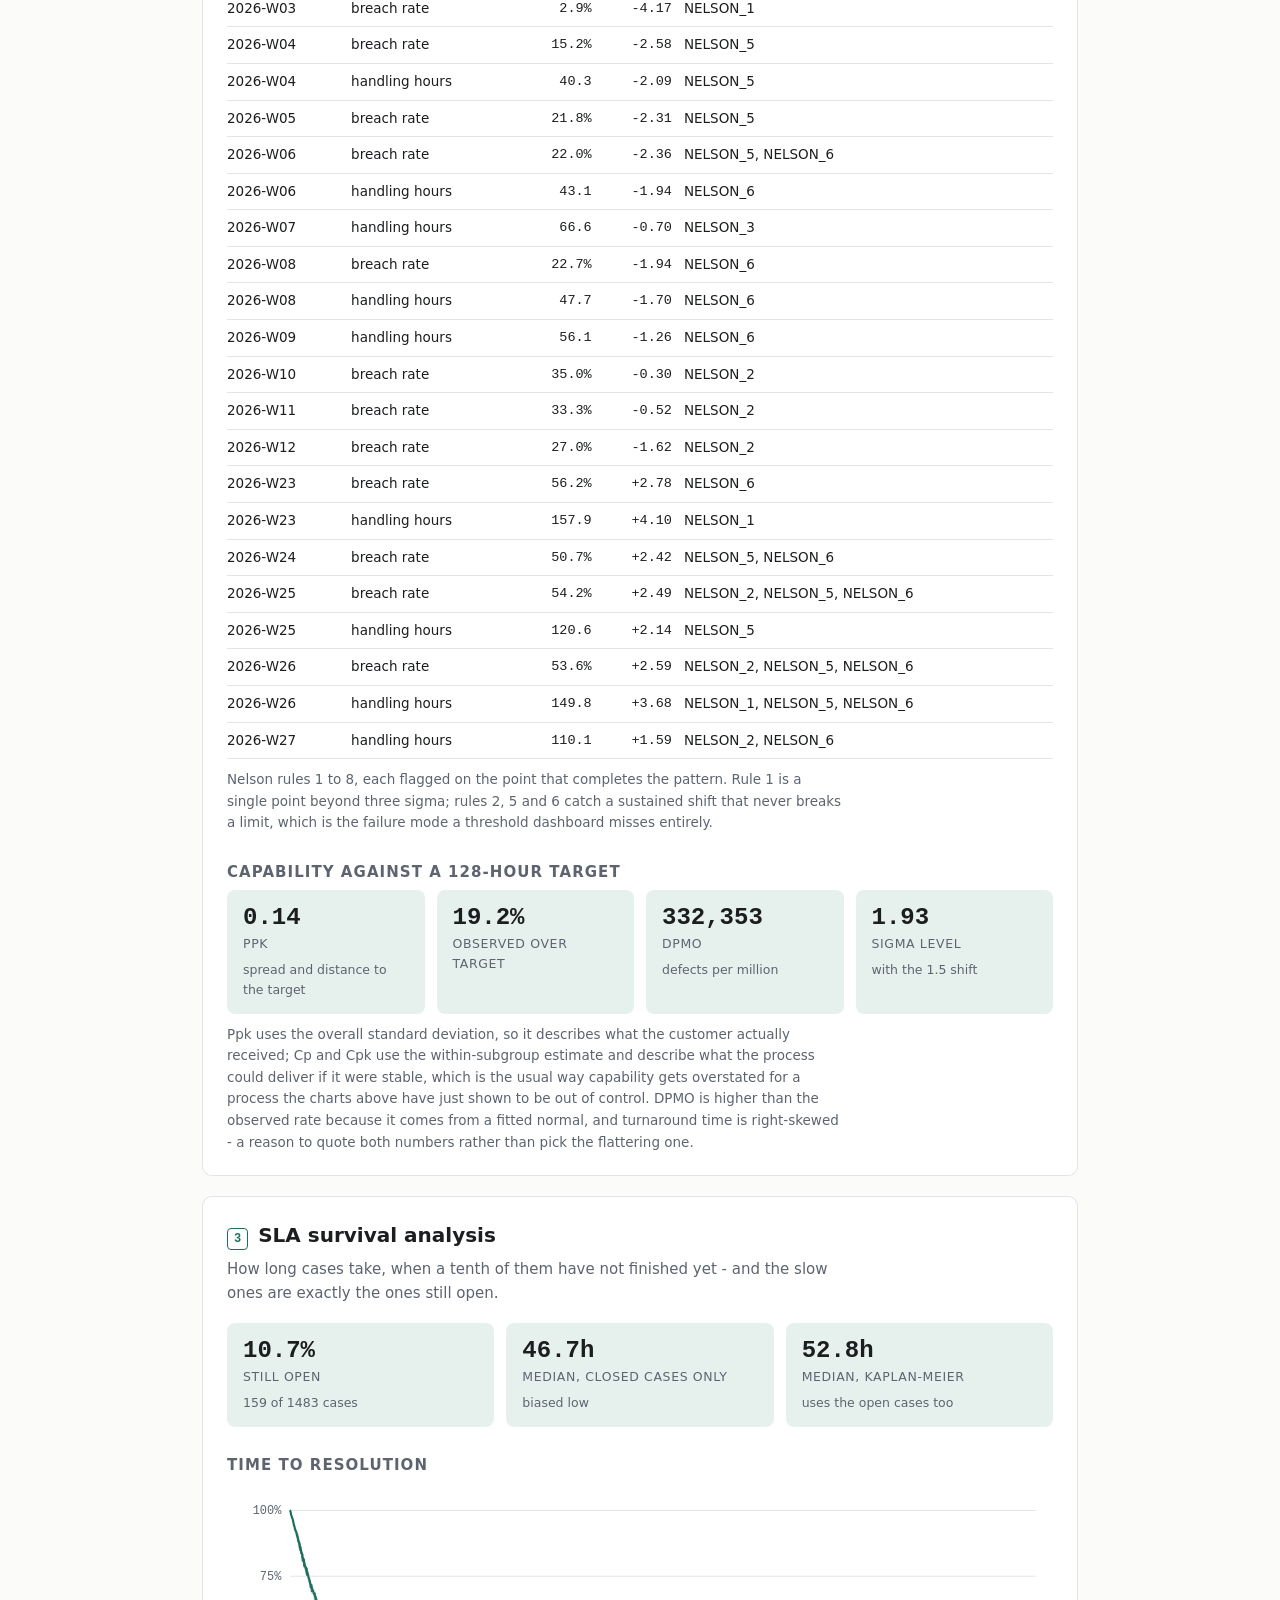
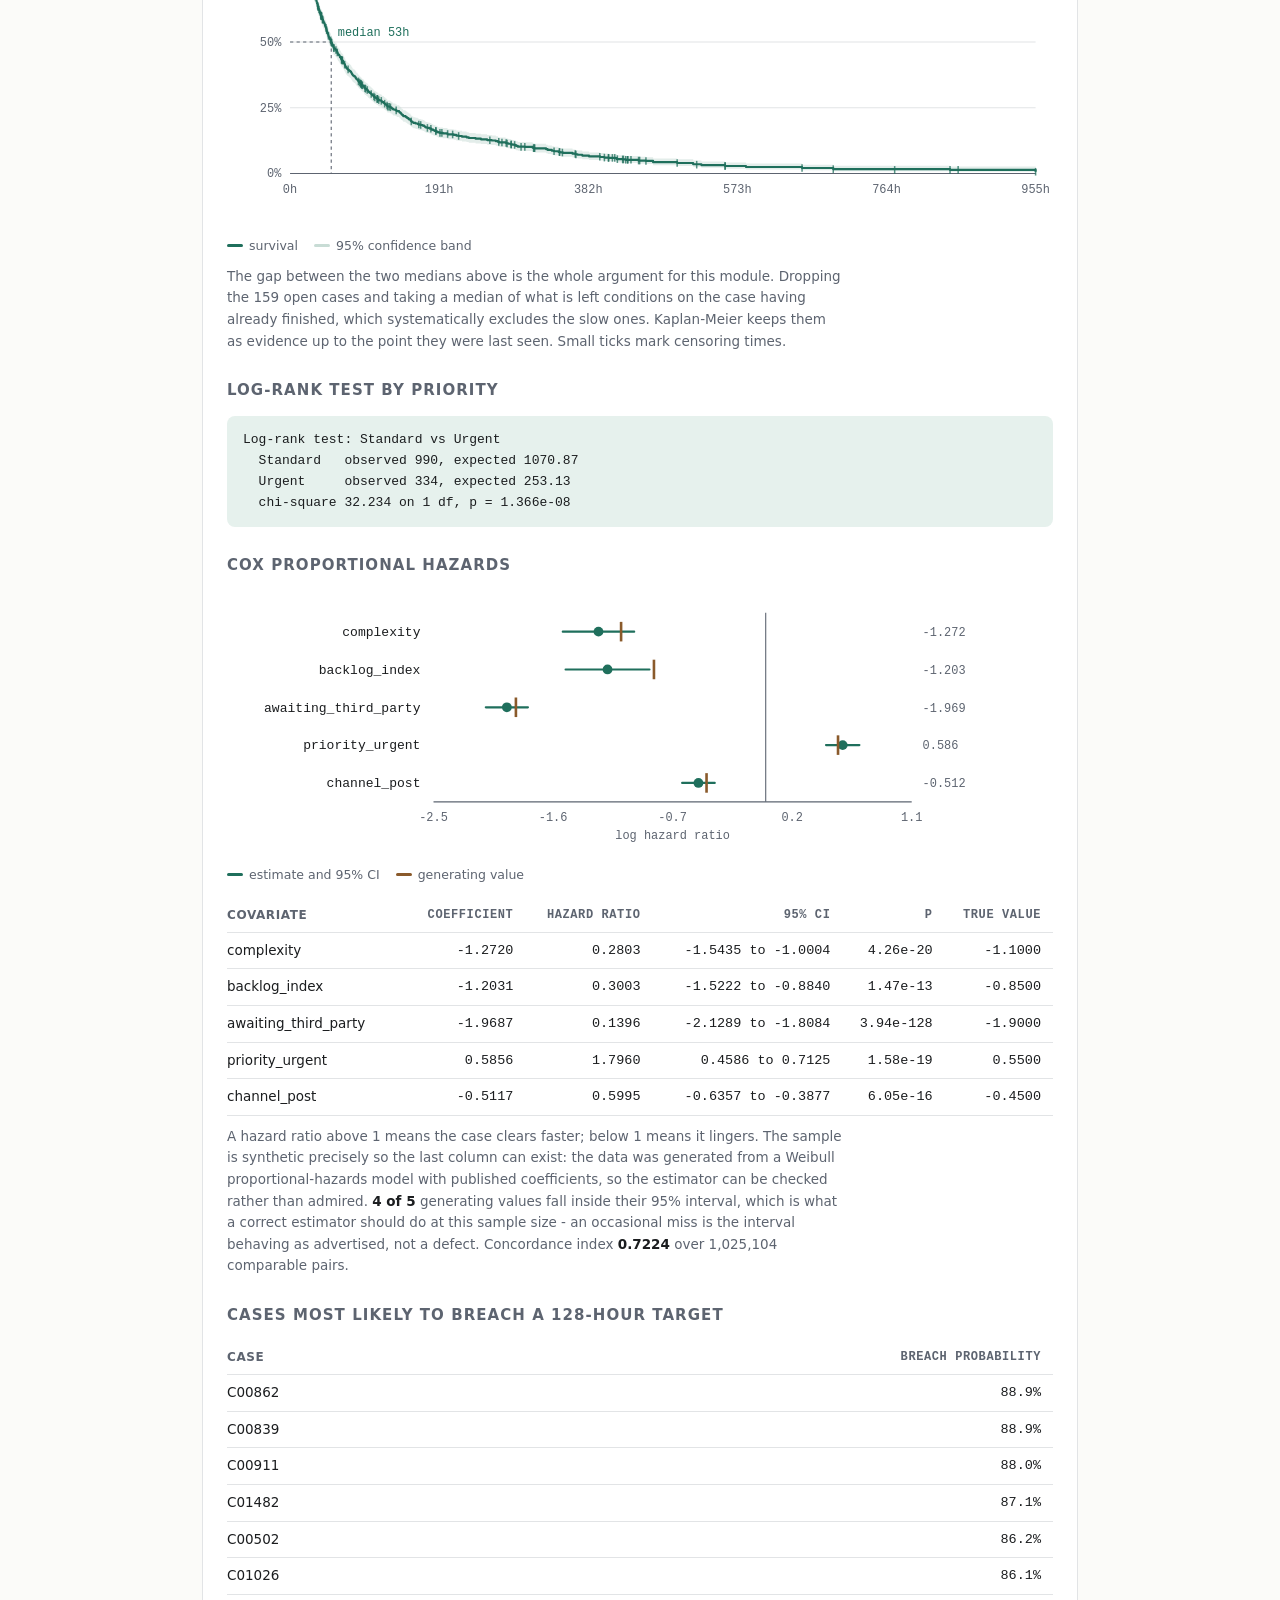
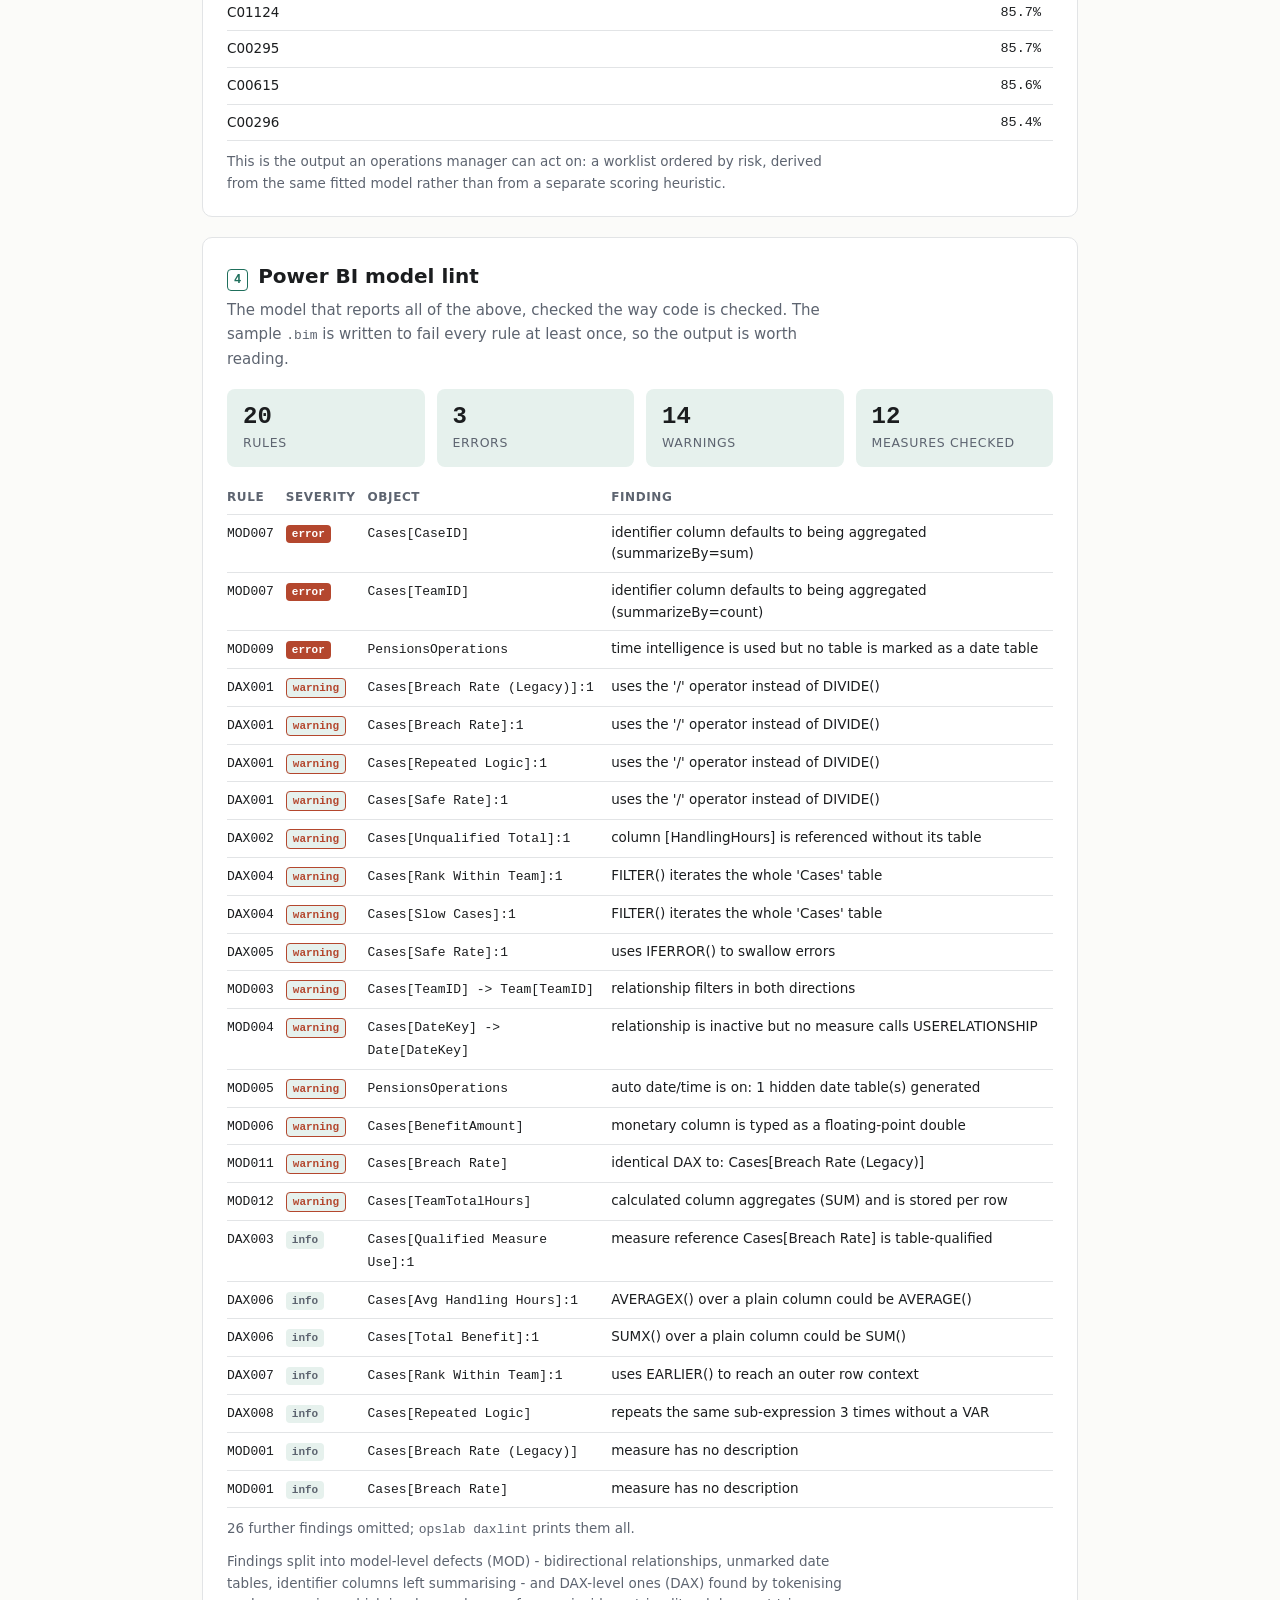
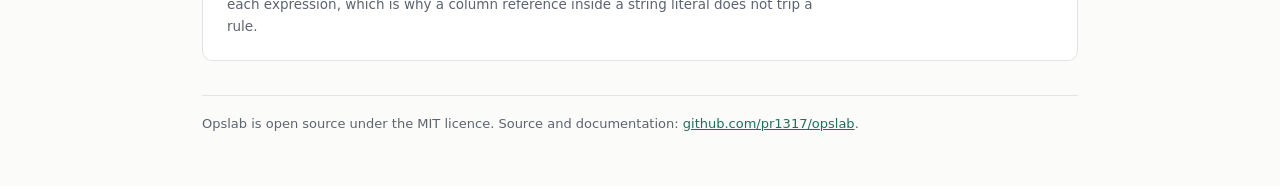
<file: demos/opslab/report.html>
<!doctype html>
<html lang="en">
<head>
<meta charset="utf-8">
<meta name="viewport" content="width=device-width,initial-scale=1">
<title>Opslab &mdash; sample operations report</title>
<style>
:root{color-scheme:light dark;--bg:#fbfbf9;--panel:#fff;--ink:#1b1d1f;--muted:#5d6470;
--line:#e2e4e6;--accent:#1f6f5c;--accent-soft:#e6f1ed;--warn:#b4472e;--band:#c8dcd5;
--truth:#8a5a2b;--mono:ui-monospace,SFMono-Regular,"SF Mono",Menlo,Consolas,monospace}
@media (prefers-color-scheme:dark){:root{--bg:#141618;--panel:#1c1f22;--ink:#e8eaec;
--muted:#9aa3ae;--line:#2c3136;--accent:#5bbf9f;--accent-soft:#1d2c28;--warn:#e2795b;
--band:#2f4a43;--truth:#c9975c}}
*{box-sizing:border-box}
body{margin:0;background:var(--bg);color:var(--ink);
font:15px/1.6 ui-sans-serif,system-ui,-apple-system,"Segoe UI",Roboto,Helvetica,Arial,sans-serif}
.wrap{max-width:920px;margin:0 auto;padding:40px 22px 90px}
header{border-bottom:2px solid var(--ink);padding-bottom:22px;margin-bottom:8px}
h1{font-size:30px;line-height:1.2;margin:0 0 8px}
h2{font-size:20px;margin:0 0 6px;display:flex;align-items:baseline;gap:10px}
h3{font-size:15px;margin:26px 0 6px;color:var(--muted);
text-transform:uppercase;letter-spacing:.07em}
.num-badge{font:600 12px/1 var(--mono);color:var(--accent);border:1px solid var(--accent);
border-radius:4px;padding:4px 6px;flex:none}
.sub{color:var(--muted);margin:0}
section{background:var(--panel);border:1px solid var(--line);border-radius:10px;
padding:22px 24px;margin:20px 0}
.lede{color:var(--muted);margin:0 0 18px;max-width:66ch}
.note{color:var(--muted);font-size:13.5px;margin:10px 0 0;max-width:72ch}
.note b,.note strong{color:var(--ink)}
.tiles{display:grid;grid-template-columns:repeat(auto-fit,minmax(150px,1fr));gap:12px;margin:0 0 6px}
.tile{background:var(--accent-soft);border-radius:8px;padding:14px 16px;display:flex;flex-direction:column;gap:2px}
.tile-value{font:600 24px/1.15 var(--mono);color:var(--ink)}
.tile-label{font-size:12.5px;color:var(--muted);text-transform:uppercase;letter-spacing:.05em}
.tile-note{font-size:12.5px;color:var(--muted);margin-top:4px}
.scroll{overflow-x:auto;margin:14px 0 0}
table{border-collapse:collapse;width:100%;font-size:13.5px}
th,td{text-align:left;padding:7px 12px 7px 0;border-bottom:1px solid var(--line);vertical-align:top}
th{font-weight:600;color:var(--muted);font-size:12px;text-transform:uppercase;letter-spacing:.05em}
td.num,th.num{text-align:right;font-family:var(--mono);white-space:nowrap}
code,pre{font-family:var(--mono);font-size:13px}
pre{background:var(--accent-soft);padding:14px 16px;border-radius:8px;overflow-x:auto;margin:14px 0 0}
.sev{font:600 11px/1 var(--mono);padding:3px 6px;border-radius:4px;background:var(--accent-soft);color:var(--muted)}
.sev.error{background:var(--warn);color:#fff}
.sev.warning{border:1px solid var(--warn);color:var(--warn)}
.axis{stroke:var(--muted);stroke-width:1}
.grid{stroke:var(--line);stroke-width:1}
.tick{fill:var(--muted);font:11px var(--mono)}
.tick.anno{fill:var(--accent)}
.row-label{fill:var(--ink);font:12px var(--mono)}
.row-value{fill:var(--muted);font:11px var(--mono)}
.limit{fill:none;stroke:var(--warn);stroke-width:1.2;stroke-dasharray:5 4}
.center{fill:none;stroke:var(--muted);stroke-width:1;stroke-dasharray:2 3}
.series{fill:none;stroke:var(--accent);stroke-width:2;stroke-linejoin:round}
.pt{fill:var(--accent)}
.pt.sig{fill:var(--warn)}
.band{fill:var(--band);opacity:.5}
.censor{stroke:var(--accent);stroke-width:1.4;opacity:.75}
.ref{stroke:var(--muted);stroke-width:1;stroke-dasharray:3 3}
.zero{stroke:var(--muted);stroke-width:1}
.whisker{stroke:var(--accent);stroke-width:2;stroke-linecap:round}
.truth{stroke:var(--truth);stroke-width:2.4}
.legend{display:flex;flex-wrap:wrap;gap:16px;font-size:12.5px;color:var(--muted);margin:12px 0 0}
.legend span{display:flex;align-items:center;gap:6px}
.swatch{width:16px;height:3px;border-radius:2px;display:inline-block}
footer{color:var(--muted);font-size:13px;margin-top:34px;border-top:1px solid var(--line);padding-top:18px}
a{color:var(--accent)}
.map{--map-node:var(--accent-soft);--map-stroke:var(--line);--map-ink:var(--ink);
--map-muted:var(--muted);--map-edge:var(--muted);--map-rework:var(--warn);
--map-start:var(--accent);--map-end:var(--warn);--map-bg:var(--panel)}
details{margin:14px 0 0}
summary{cursor:pointer;color:var(--muted);font-size:13.5px}
.toc{display:flex;flex-wrap:wrap;gap:8px 18px;margin:16px 0 0;font-size:13.5px}
</style>
</head>
<body>
<div class="wrap">
<header>
<h1>An operation, analysed four ways</h1>
<p class="sub">Generated by <code>opslab try</code> (version 0.1.0) on 29 August 2026. The data is the sample shipped with the package: a synthetic life-and-pensions back office, six months of it, with a backlog surge deliberately injected part way through. Every chart on this page was drawn from a model fitted in the standard library alone &mdash; no numpy, scipy, pandas or lifelines.</p>
<p class="toc"><a href="#mining">1. Process mining</a><a href="#spc">2. Statistical process control</a><a href="#sla">3. SLA survival analysis</a><a href="#daxlint">4. Power BI model lint</a></p>
</header>
<div class="tiles"><div class="tile"><span class="tile-value">1,483</span><span class="tile-label">cases</span></div><div class="tile"><span class="tile-value">11,460</span><span class="tile-label">events</span></div><div class="tile"><span class="tile-value">10.7%</span><span class="tile-label">still open</span></div><div class="tile"><span class="tile-value">36.9%</span><span class="tile-label">breached</span><span class="tile-note">of resolved cases</span></div></div>
<section id="mining"><h2><span class="num-badge">1</span>Process mining</h2><p class="lede">What the process does, reconstructed from timestamps rather than from a procedure document.</p><div class="tiles"><div class="tile"><span class="tile-value">20</span><span class="tile-label">activities</span></div><div class="tile"><span class="tile-value">36</span><span class="tile-label">transitions</span></div><div class="tile"><span class="tile-value">85</span><span class="tile-label">distinct paths</span></div><div class="tile"><span class="tile-value">61.5%</span><span class="tile-label">cases on the top 6</span></div></div><h3>Discovered map</h3><p class="note">The process as the log actually ran it, not as it was designed. Node outlines mark where cases start (green) and finish (red); dashed red edges are the ones that point backwards, which in a case-management process is exactly the rework. Transitions seen fewer than 5 times are hidden so the common flow stays readable. Hover any edge for its counts.</p><div class="scroll map"><svg xmlns="http://www.w3.org/2000/svg" viewBox="0 0 860 1396" width="860" height="1396" role="img" aria-label="Discovered process map"><defs><marker id="arrow" viewBox="0 0 10 10" refX="9" refY="5" markerWidth="7" markerHeight="7" orient="auto-start-reverse"><path d="M0,0 L10,5 L0,10 z" fill="var(--map-edge,#4a5568)"/></marker><marker id="arrow-back" viewBox="0 0 10 10" refX="9" refY="5" markerWidth="7" markerHeight="7" orient="auto-start-reverse"><path d="M0,0 L10,5 L0,10 z" fill="var(--map-rework,#b4472e)"/></marker></defs><style>.mp-node{fill:var(--map-node,#eef3f1);stroke:var(--map-stroke,#c3d2cd);stroke-width:1}.mp-node.start{stroke:var(--map-start,#2e7d5b);stroke-width:2}.mp-node.end{stroke:var(--map-end,#b4472e);stroke-width:2}.mp-name{fill:var(--map-ink,#1b1d1f);font:600 11px ui-sans-serif,system-ui,sans-serif}.mp-meta{fill:var(--map-muted,#6a7480);font:10px ui-monospace,SFMono-Regular,Menlo,monospace}.mp-edge{fill:none;stroke:var(--map-edge,#4a5568);marker-end:url(#arrow)}.mp-edge.rework{stroke:var(--map-rework,#b4472e);stroke-dasharray:5 4;marker-end:url(#arrow-back)}.mp-label{fill:var(--map-muted,#6a7480);font:9.5px ui-monospace,SFMono-Regular,Menlo,monospace;stroke:var(--map-bg,#fbfbf9);stroke-width:3.5;paint-order:stroke;stroke-linejoin:round}</style><path class="mp-edge" d="M358.0,192.0 C358.0,226.0 358.0,226.0 358.0,260.0" stroke-width="1.37"><title>Acknowledge Complaint to Investigate: 144 times, 34.9h mean</title></path><path class="mp-edge" d="M358.0,1018.0 C358.0,1052.0 456.0,1052.0 456.0,1086.0" stroke-width="1.70"><title>Apply Adjustment to Peer Check: 271 times, 9.2h mean</title></path><path class="mp-edge" d="M456.0,546.0 C534.0,757.0 632.0,757.0 554.0,968.0" stroke-width="1.16"><title>Await Customer to Calculate Benefit: 63 times, 33.5h mean</title></path><path class="mp-edge" d="M456.0,546.0 C456.0,580.0 358.0,580.0 358.0,614.0" stroke-width="1.12"><title>Await Customer to Draft Response: 46 times, 21.0h mean</title></path><path class="mp-edge" d="M456.0,546.0 C456.0,580.0 554.0,580.0 554.0,614.0" stroke-width="1.47"><title>Await Customer to Index Documents: 185 times, 18.5h mean</title></path><path class="mp-edge rework" d="M370.0,521.0 C47.4,521.0 47.4,403.0 370.0,403.0" stroke-width="1.37"><title>Await Customer to Request Information: 144 times, 20.6h mean</title></path><path class="mp-edge" d="M554.0,1018.0 C554.0,1052.0 456.0,1052.0 456.0,1086.0" stroke-width="3.40"><title>Calculate Benefit to Peer Check: 935 times, 7.8h mean</title></path><path class="mp-edge" d="M358.0,664.0 C436.0,875.0 534.0,875.0 456.0,1086.0" stroke-width="1.35"><title>Draft Response to Peer Check: 137 times, 11.3h mean</title></path><path class="mp-edge" d="M456.0,900.0 C456.0,934.0 358.0,934.0 358.0,968.0" stroke-width="1.07"><title>Escalate to Technical to Apply Adjustment: 28 times, 27.5h mean</title></path><path class="mp-edge" d="M456.0,900.0 C456.0,934.0 554.0,934.0 554.0,968.0" stroke-width="1.11"><title>Escalate to Technical to Calculate Benefit: 42 times, 35.2h mean</title></path><path class="mp-edge" d="M554.0,664.0 C606.0,816.0 606.0,816.0 554.0,968.0" stroke-width="2.21"><title>Index Documents to Calculate Benefit: 473 times, 22.1h mean</title></path><path class="mp-edge" d="M554.0,664.0 C554.0,698.0 554.0,698.0 554.0,732.0" stroke-width="1.51"><title>Index Documents to Verify Documents: 197 times, 25.1h mean</title></path><path class="mp-edge" d="M554.0,664.0 C554.0,698.0 358.0,698.0 358.0,732.0" stroke-width="1.75"><title>Index Documents to Verify Receiving Scheme: 292 times, 18.8h mean</title></path><path class="mp-edge" d="M358.0,310.0 C410.0,462.0 410.0,462.0 358.0,614.0" stroke-width="1.24"><title>Investigate to Draft Response: 93 times, 5.9h mean</title></path><path class="mp-edge" d="M358.0,310.0 C358.0,344.0 456.0,344.0 456.0,378.0" stroke-width="1.13"><title>Investigate to Request Information: 50 times, 21.7h mean</title></path><path class="mp-edge" d="M162.0,1254.0 C162.0,1288.0 456.0,1288.0 456.0,1322.0" stroke-width="2.19"><title>Issue Quote to Close Case: 463 times, 1.8h mean</title></path><path class="mp-edge" d="M358.0,1254.0 C358.0,1288.0 456.0,1288.0 456.0,1322.0" stroke-width="1.34"><title>Issue Response to Close Case: 134 times, 1.8h mean</title></path><path class="mp-edge" d="M456.0,1136.0 C482.0,1229.0 482.0,1229.0 456.0,1322.0" stroke-width="1.69"><title>Peer Check to Close Case: 269 times, 1.7h mean</title></path><path class="mp-edge" d="M456.0,1136.0 C456.0,1170.0 162.0,1170.0 162.0,1204.0" stroke-width="2.19"><title>Peer Check to Issue Quote: 463 times, 8.7h mean</title></path><path class="mp-edge" d="M456.0,1136.0 C456.0,1170.0 358.0,1170.0 358.0,1204.0" stroke-width="1.35"><title>Peer Check to Issue Response: 135 times, 9.8h mean</title></path><path class="mp-edge" d="M456.0,1136.0 C456.0,1170.0 554.0,1170.0 554.0,1204.0" stroke-width="2.18"><title>Peer Check to Release Payment: 458 times, 10.1h mean</title></path><path class="mp-edge" d="M456.0,1136.0 C456.0,1170.0 750.0,1170.0 750.0,1204.0" stroke-width="1.66"><title>Peer Check to Rework Calculation: 259 times, 7.0h mean</title></path><path class="mp-edge" d="M456.0,74.0 C456.0,108.0 358.0,108.0 358.0,142.0" stroke-width="1.38"><title>Receive Request to Acknowledge Complaint: 148 times, 10.5h mean</title></path><path class="mp-edge" d="M456.0,74.0 C456.0,108.0 554.0,108.0 554.0,142.0" stroke-width="4.40"><title>Receive Request to Validate Details: 1325 times, 11.0h mean</title></path><path class="mp-edge" d="M554.0,310.0 C657.2,639.0 461.2,639.0 358.0,968.0" stroke-width="1.64"><title>Reconcile Contributions to Apply Adjustment: 249 times, 7.2h mean</title></path><path class="mp-edge" d="M554.0,310.0 C657.2,580.0 559.2,580.0 456.0,850.0" stroke-width="1.08"><title>Reconcile Contributions to Escalate to Technical: 31 times, 29.0h mean</title></path><path class="mp-edge" d="M554.0,1254.0 C554.0,1288.0 456.0,1288.0 456.0,1322.0" stroke-width="2.18"><title>Release Payment to Close Case: 458 times, 1.6h mean</title></path><path class="mp-edge" d="M456.0,428.0 C456.0,462.0 456.0,462.0 456.0,496.0" stroke-width="2.15"><title>Request Information to Await Customer: 449 times, 19.8h mean</title></path><path class="mp-edge rework" d="M664.0,1229.0 C47.4,1229.0 47.4,1111.0 370.0,1111.0" stroke-width="1.66"><title>Rework Calculation to Peer Check: 256 times, 6.2h mean</title></path><path class="mp-edge" d="M554.0,192.0 C632.0,403.0 632.0,403.0 554.0,614.0" stroke-width="3.09"><title>Validate Details to Index Documents: 813 times, 8.1h mean</title></path><path class="mp-edge" d="M554.0,192.0 C554.0,226.0 554.0,226.0 554.0,260.0" stroke-width="1.72"><title>Validate Details to Reconcile Contributions: 282 times, 26.8h mean</title></path><path class="mp-edge" d="M554.0,192.0 C580.0,285.0 482.0,285.0 456.0,378.0" stroke-width="1.52"><title>Validate Details to Request Information: 204 times, 20.6h mean</title></path><path class="mp-edge" d="M554.0,782.0 C580.0,875.0 580.0,875.0 554.0,968.0" stroke-width="1.32"><title>Verify Documents to Calculate Benefit: 124 times, 8.7h mean</title></path><path class="mp-edge rework" d="M468.0,757.0 C47.4,757.0 47.4,403.0 370.0,403.0" stroke-width="1.17"><title>Verify Documents to Request Information: 68 times, 19.8h mean</title></path><path class="mp-edge" d="M358.0,782.0 C384.0,875.0 580.0,875.0 554.0,968.0" stroke-width="1.62"><title>Verify Receiving Scheme to Calculate Benefit: 242 times, 16.0h mean</title></path><path class="mp-edge" d="M358.0,782.0 C358.0,816.0 456.0,816.0 456.0,850.0" stroke-width="1.12"><title>Verify Receiving Scheme to Escalate to Technical: 47 times, 19.9h mean</title></path><rect class="mp-node" x="272.0" y="142.0" width="172.0" height="50.0" rx="7"/><text class="mp-name" x="358.0" y="159.0" text-anchor="middle">Acknowledge Complaint</text><text class="mp-meta" x="358.0" y="184.0" text-anchor="middle">148 cases</text><rect class="mp-node" x="272.0" y="968.0" width="172.0" height="50.0" rx="7"/><text class="mp-name" x="358.0" y="985.0" text-anchor="middle">Apply Adjustment</text><text class="mp-meta" x="358.0" y="1010.0" text-anchor="middle">277 cases</text><rect class="mp-node" x="370.0" y="496.0" width="172.0" height="50.0" rx="7"/><text class="mp-name" x="456.0" y="513.0" text-anchor="middle">Await Customer</text><text class="mp-meta" x="456.0" y="538.0" text-anchor="middle">311 cases</text><rect class="mp-node" x="468.0" y="968.0" width="172.0" height="50.0" rx="7"/><text class="mp-name" x="554.0" y="985.0" text-anchor="middle">Calculate Benefit</text><text class="mp-meta" x="554.0" y="1010.0" text-anchor="middle">944 cases</text><rect class="mp-node end" x="370.0" y="1322.0" width="172.0" height="50.0" rx="7"/><text class="mp-name" x="456.0" y="1339.0" text-anchor="middle">Close Case</text><text class="mp-meta" x="456.0" y="1364.0" text-anchor="middle">1324 cases</text><rect class="mp-node" x="272.0" y="614.0" width="172.0" height="50.0" rx="7"/><text class="mp-name" x="358.0" y="631.0" text-anchor="middle">Draft Response</text><text class="mp-meta" x="358.0" y="656.0" text-anchor="middle">139 cases</text><rect class="mp-node" x="370.0" y="850.0" width="172.0" height="50.0" rx="7"/><text class="mp-name" x="456.0" y="867.0" text-anchor="middle">Escalate to Technical</text><text class="mp-meta" x="456.0" y="892.0" text-anchor="middle">78 cases</text><rect class="mp-node" x="468.0" y="614.0" width="172.0" height="50.0" rx="7"/><text class="mp-name" x="554.0" y="631.0" text-anchor="middle">Index Documents</text><text class="mp-meta" x="554.0" y="656.0" text-anchor="middle">998 cases</text><rect class="mp-node" x="272.0" y="260.0" width="172.0" height="50.0" rx="7"/><text class="mp-name" x="358.0" y="277.0" text-anchor="middle">Investigate</text><text class="mp-meta" x="358.0" y="302.0" text-anchor="middle">144 cases</text><rect class="mp-node" x="76.0" y="1204.0" width="172.0" height="50.0" rx="7"/><text class="mp-name" x="162.0" y="1221.0" text-anchor="middle">Issue Quote</text><text class="mp-meta" x="162.0" y="1246.0" text-anchor="middle">463 cases</text><rect class="mp-node" x="272.0" y="1204.0" width="172.0" height="50.0" rx="7"/><text class="mp-name" x="358.0" y="1221.0" text-anchor="middle">Issue Response</text><text class="mp-meta" x="358.0" y="1246.0" text-anchor="middle">135 cases</text><rect class="mp-node" x="370.0" y="1086.0" width="172.0" height="50.0" rx="7"/><text class="mp-name" x="456.0" y="1103.0" text-anchor="middle">Peer Check</text><text class="mp-meta" x="456.0" y="1128.0" text-anchor="middle">1343 cases</text><rect class="mp-node start" x="370.0" y="24.0" width="172.0" height="50.0" rx="7"/><text class="mp-name" x="456.0" y="41.0" text-anchor="middle">Receive Request</text><text class="mp-meta" x="456.0" y="66.0" text-anchor="middle">1483 cases</text><rect class="mp-node" x="468.0" y="260.0" width="172.0" height="50.0" rx="7"/><text class="mp-name" x="554.0" y="277.0" text-anchor="middle">Reconcile</text><text class="mp-name" x="554.0" y="290.0" text-anchor="middle">Contributions</text><text class="mp-meta" x="554.0" y="302.0" text-anchor="middle">282 cases</text><rect class="mp-node" x="468.0" y="1204.0" width="172.0" height="50.0" rx="7"/><text class="mp-name" x="554.0" y="1221.0" text-anchor="middle">Release Payment</text><text class="mp-meta" x="554.0" y="1246.0" text-anchor="middle">458 cases</text><rect class="mp-node" x="370.0" y="378.0" width="172.0" height="50.0" rx="7"/><text class="mp-name" x="456.0" y="395.0" text-anchor="middle">Request Information</text><text class="mp-meta" x="456.0" y="420.0" text-anchor="middle">322 cases</text><rect class="mp-node" x="664.0" y="1204.0" width="172.0" height="50.0" rx="7"/><text class="mp-name" x="750.0" y="1221.0" text-anchor="middle">Rework Calculation</text><text class="mp-meta" x="750.0" y="1246.0" text-anchor="middle">184 cases</text><rect class="mp-node" x="468.0" y="142.0" width="172.0" height="50.0" rx="7"/><text class="mp-name" x="554.0" y="159.0" text-anchor="middle">Validate Details</text><text class="mp-meta" x="554.0" y="184.0" text-anchor="middle">1325 cases</text><rect class="mp-node" x="468.0" y="732.0" width="172.0" height="50.0" rx="7"/><text class="mp-name" x="554.0" y="749.0" text-anchor="middle">Verify Documents</text><text class="mp-meta" x="554.0" y="774.0" text-anchor="middle">197 cases</text><rect class="mp-node" x="272.0" y="732.0" width="172.0" height="50.0" rx="7"/><text class="mp-name" x="358.0" y="749.0" text-anchor="middle">Verify Receiving</text><text class="mp-name" x="358.0" y="762.0" text-anchor="middle">Scheme</text><text class="mp-meta" x="358.0" y="774.0" text-anchor="middle">292 cases</text><text class="mp-label" x="505.0" y="1055.5" text-anchor="middle">935 / 7.8h</text><text class="mp-label" x="593.0" y="819.5" text-anchor="middle">473 / 22.1h</text><text class="mp-label" x="309.0" y="1291.5" text-anchor="middle">463 / 1.8h</text><text class="mp-label" x="309.0" y="1173.5" text-anchor="middle">463 / 8.7h</text><text class="mp-label" x="505.0" y="1173.5" text-anchor="middle">458 / 10.1h</text><text class="mp-label" x="505.0" y="111.5" text-anchor="middle">1325 / 11.0h</text><text class="mp-label" x="505.0" y="1291.5" text-anchor="middle">458 / 1.6h</text><text class="mp-label" x="612.5" y="406.5" text-anchor="middle">813 / 8.1h</text></svg></div><details><summary>The same map as Mermaid source</summary><pre>flowchart TD
    n0[&quot;Acknowledge Complaint&lt;br/&gt;148 (148 cases)&quot;]
    n1[&quot;Apply Adjustment&lt;br/&gt;277 (277 cases)&quot;]
    n2[&quot;Await Customer&lt;br/&gt;449 (311 cases)&quot;]
    n3[&quot;Calculate Benefit&lt;br/&gt;944 (944 cases)&quot;]
    n4[&quot;Close Case&lt;br/&gt;1324 (1324 cases)&quot;]
    n5[&quot;Draft Response&lt;br/&gt;139 (139 cases)&quot;]
    n6[&quot;Escalate to Technical&lt;br/&gt;78 (78 cases)&quot;]
    n7[&quot;Index Documents&lt;br/&gt;998 (998 cases)&quot;]
    n8[&quot;Investigate&lt;br/&gt;144 (144 cases)&quot;]
    n9[&quot;Issue Quote&lt;br/&gt;463 (463 cases)&quot;]
    n10[&quot;Issue Response&lt;br/&gt;135 (135 cases)&quot;]
    n11[&quot;Peer Check&lt;br/&gt;1599 (1343 cases)&quot;]
    n12[&quot;Receive Request&lt;br/&gt;1483 (1483 cases)&quot;]
    n13[&quot;Reconcile Contributions&lt;br/&gt;282 (282 cases)&quot;]
    n14[&quot;Release Payment&lt;br/&gt;458 (458 cases)&quot;]
    n15[&quot;Request Information&lt;br/&gt;466 (322 cases)&quot;]
    n16[&quot;Rework Calculation&lt;br/&gt;259 (184 cases)&quot;]
    n17[&quot;Validate Details&lt;br/&gt;1325 (1325 cases)&quot;]
    n18[&quot;Verify Documents&lt;br/&gt;197 (197 cases)&quot;]
    n19[&quot;Verify Receiving Scheme&lt;br/&gt;292 (292 cases)&quot;]
    n0 --&gt;|144 / 34.9h| n8
    n1 --&gt;|271 / 9.2h| n11
    n2 --&gt;|63 / 33.5h| n3
    n2 --&gt;|46 / 21.0h| n5
    n2 --&gt;|185 / 18.5h| n7
    n2 --&gt;|144 / 20.6h| n15
    n3 --&gt;|935 / 7.8h| n11
    n5 --&gt;|137 / 11.3h| n11
    n6 --&gt;|28 / 27.5h| n1
    n6 --&gt;|42 / 35.2h| n3
    n7 --&gt;|473 / 22.1h| n3
    n7 --&gt;|197 / 25.1h| n18
    n7 --&gt;|292 / 18.8h| n19
    n8 --&gt;|93 / 5.9h| n5
    n8 --&gt;|50 / 21.7h| n15
    n9 --&gt;|463 / 1.8h| n4
    n10 --&gt;|134 / 1.8h| n4
    n11 --&gt;|269 / 1.7h| n4
    n11 --&gt;|463 / 8.7h| n9
    n11 --&gt;|135 / 9.8h| n10
    n11 --&gt;|458 / 10.1h| n14
    n11 --&gt;|259 / 7.0h| n16
    n12 --&gt;|148 / 10.5h| n0
    n12 --&gt;|1325 / 11.0h| n17
    n13 --&gt;|249 / 7.2h| n1
    n13 --&gt;|31 / 29.0h| n6
    n14 --&gt;|458 / 1.6h| n4
    n15 --&gt;|449 / 19.8h| n2
    n16 --&gt;|256 / 6.2h| n11
    n17 --&gt;|813 / 8.1h| n7
    n17 --&gt;|282 / 26.8h| n13
    n17 --&gt;|204 / 20.6h| n15
    n18 --&gt;|124 / 8.7h| n3
    n18 --&gt;|68 / 19.8h| n15
    n19 --&gt;|242 / 16.0h| n3
    n19 --&gt;|47 / 19.9h| n6</pre></details><h3>Most common paths</h3><div class="scroll"><table><thead><tr><th class="num">cases</th><th class="num">share</th><th>path</th></tr></thead><tbody><tr><td class="num">316</td><td class="num">21.3%</td><td><code>Receive Request &rarr; Validate Details &rarr; Index Documents &rarr; Calculate Benefit &rarr; Peer Check &rarr; Issue Quote &rarr; Close Case</code></td></tr><tr><td class="num">203</td><td class="num">13.7%</td><td><code>Receive Request &rarr; Validate Details &rarr; Reconcile Contributions &rarr; Apply Adjustment &rarr; Peer Check &rarr; Close Case</code></td></tr><tr><td class="num">149</td><td class="num">10.0%</td><td><code>Receive Request &rarr; Validate Details &rarr; Index Documents &rarr; Verify Receiving Scheme &rarr; Calculate Benefit &rarr; Peer Check &rarr; Release Payment &rarr; Close Case</code></td></tr><tr><td class="num">103</td><td class="num">6.9%</td><td><code>Receive Request &rarr; Validate Details &rarr; Index Documents &rarr; Verify Documents &rarr; Calculate Benefit &rarr; Peer Check &rarr; Release Payment &rarr; Close Case</code></td></tr><tr><td class="num">93</td><td class="num">6.3%</td><td><code>Receive Request &rarr; Acknowledge Complaint &rarr; Investigate &rarr; Draft Response &rarr; Peer Check &rarr; Issue Response &rarr; Close Case</code></td></tr><tr><td class="num">48</td><td class="num">3.2%</td><td><code>Receive Request &rarr; Validate Details &rarr; Request Information &rarr; Await Customer &rarr; Index Documents &rarr; Calculate Benefit &rarr; Peer Check &rarr; Issue Quote &rarr; Close Case</code></td></tr></tbody></table></div><h3>Where the time goes</h3><p class="note">Ranked by <b>total</b> working hours, not mean. A transition that is slow but rare costs the operation less than one that is mildly slow and happens to every case.</p><div class="scroll"><table><thead><tr><th>from</th><th>to</th><th class="num">total hours</th><th class="num">mean hours</th><th class="num">n</th></tr></thead><tbody><tr><td>Receive Request</td><td>Validate Details</td><td class="num">14551</td><td class="num">11.0</td><td class="num">1325</td></tr><tr><td>Index Documents</td><td>Calculate Benefit</td><td class="num">10455</td><td class="num">22.1</td><td class="num">473</td></tr><tr><td>Request Information</td><td>Await Customer</td><td class="num">8908</td><td class="num">19.8</td><td class="num">449</td></tr><tr><td>Validate Details</td><td>Reconcile Contributions</td><td class="num">7562</td><td class="num">26.8</td><td class="num">282</td></tr><tr><td>Calculate Benefit</td><td>Peer Check</td><td class="num">7290</td><td class="num">7.8</td><td class="num">935</td></tr><tr><td>Validate Details</td><td>Index Documents</td><td class="num">6596</td><td class="num">8.1</td><td class="num">813</td></tr></tbody></table></div><h3>Rework</h3><div class="scroll"><table><thead><tr><th>activity</th><th class="num">repeated in</th><th class="num">first-time-right</th></tr></thead><tbody><tr><td>Request Information</td><td class="num">44.7%</td><td class="num">55.3%</td></tr><tr><td>Await Customer</td><td class="num">44.4%</td><td class="num">55.6%</td></tr><tr><td>Rework Calculation</td><td class="num">40.8%</td><td class="num">59.2%</td></tr><tr><td>Peer Check</td><td class="num">13.7%</td><td class="num">86.3%</td></tr></tbody></table></div><h3>Conformance against declared controls</h3><p class="note">90.96% of 1483 cases satisfied every rule. These are declarative checks - "a peer check must precede release", "nobody may check their own work" - rather than a Petri net, because that is the form operational controls are actually written in.</p><div class="scroll"><table><thead><tr><th>rule</th><th class="num">violations</th><th class="num">cases affected</th></tr></thead><tbody><tr><td>MAX_OCCURRENCES</td><td class="num">75</td><td class="num">75</td></tr><tr><td>FOUR_EYES</td><td class="num">72</td><td class="num">71</td></tr></tbody></table></div></section>
<section id="spc"><h2><span class="num-badge">2</span>Statistical process control</h2><p class="lede">Whether this week's number is a change or just noise. Weeks are bucketed by the date a case <b>completed</b>, not the date it arrived: bucketing by arrival puts finished and unfinished work in the same point and hides a growing backlog.</p><div class="tiles"><div class="tile"><span class="tile-value">36.9%</span><span class="tile-label">mean breach rate</span><span class="tile-note">centre line</span></div><div class="tile"><span class="tile-value">22</span><span class="tile-label">special-cause signals</span></div><div class="tile"><span class="tile-value">2026-W02</span><span class="tile-label">earliest signal</span><span class="tile-note">week the process changed</span></div></div><h3>Weekly SLA breach rate (p-chart)</h3><div class="scroll"><svg viewBox="0 0 760 280" width="100%" preserveAspectRatio="xMidYMid meet" role="img" aria-label="Weekly SLA breach rate" style="min-width:520px"><line class="grid" x1="58.00" y1="240.00" x2="744.00" y2="240.00"/><text class="tick" x="50.00" y="240.00" text-anchor="end" dy="3.5">0.0%</text><line class="grid" x1="58.00" y1="184.50" x2="744.00" y2="184.50"/><text class="tick" x="50.00" y="184.50" text-anchor="end" dy="3.5">22.5%</text><line class="grid" x1="58.00" y1="129.00" x2="744.00" y2="129.00"/><text class="tick" x="50.00" y="129.00" text-anchor="end" dy="3.5">45.1%</text><line class="grid" x1="58.00" y1="73.50" x2="744.00" y2="73.50"/><text class="tick" x="50.00" y="73.50" text-anchor="end" dy="3.5">67.6%</text><line class="grid" x1="58.00" y1="18.00" x2="744.00" y2="18.00"/><text class="tick" x="50.00" y="18.00" text-anchor="end" dy="3.5">90.2%</text><text class="tick" x="58.00" y="258.00" text-anchor="middle">W02</text><text class="tick" x="112.88" y="258.00" text-anchor="middle">W04</text><text class="tick" x="167.76" y="258.00" text-anchor="middle">W06</text><text class="tick" x="222.64" y="258.00" text-anchor="middle">W08</text><text class="tick" x="277.52" y="258.00" text-anchor="middle">W10</text><text class="tick" x="332.40" y="258.00" text-anchor="middle">W12</text><text class="tick" x="387.28" y="258.00" text-anchor="middle">W14</text><text class="tick" x="442.16" y="258.00" text-anchor="middle">W16</text><text class="tick" x="497.04" y="258.00" text-anchor="middle">W18</text><text class="tick" x="551.92" y="258.00" text-anchor="middle">W20</text><text class="tick" x="606.80" y="258.00" text-anchor="middle">W22</text><text class="tick" x="661.68" y="258.00" text-anchor="middle">W24</text><text class="tick" x="716.56" y="258.00" text-anchor="middle">W26</text><line class="axis" x1="58.00" y1="240.00" x2="744.00" y2="240.00"/><polyline class="limit" points="58.00,41.79 85.44,89.00 112.88,87.20 140.32,101.18 167.76,102.84 195.20,95.51 222.64,95.51 250.08,99.82 277.52,103.23 304.96,99.34 332.40,104.34 359.84,102.84 387.28,102.44 414.72,93.58 442.16,103.98 469.60,102.03 497.04,98.84 524.48,99.82 551.92,106.64 579.36,101.18 606.80,103.61 634.24,97.80 661.68,106.94 689.12,97.80 716.56,101.62 744.00,83.06"/><polyline class="limit" points="58.00,240.00 85.44,209.48 112.88,211.28 140.32,197.29 167.76,195.64 195.20,202.97 222.64,202.97 250.08,198.66 277.52,195.25 304.96,199.14 332.40,194.14 359.84,195.64 387.28,196.03 414.72,204.90 442.16,194.50 469.60,196.44 497.04,199.64 524.48,198.66 551.92,191.83 579.36,197.29 606.80,194.87 634.24,200.68 661.68,191.53 689.12,200.68 716.56,196.86 744.00,215.42"/><polyline class="center" points="58.00,149.24 85.44,149.24 112.88,149.24 140.32,149.24 167.76,149.24 195.20,149.24 222.64,149.24 250.08,149.24 277.52,149.24 304.96,149.24 332.40,149.24 359.84,149.24 387.28,149.24 414.72,149.24 442.16,149.24 469.60,149.24 497.04,149.24 524.48,149.24 551.92,149.24 579.36,149.24 606.80,149.24 634.24,149.24 661.68,149.24 689.12,149.24 716.56,149.24 744.00,149.24"/><polyline class="series" points="58.00,240.00 85.44,232.96 112.88,202.69 140.32,186.27 167.76,185.74 195.20,161.65 222.64,184.04 250.08,164.23 277.52,153.81 304.96,157.92 332.40,173.55 359.84,135.66 387.28,150.84 414.72,143.90 442.16,168.51 469.60,123.36 497.04,141.50 524.48,131.08 551.92,141.50 579.36,128.07 606.80,118.90 634.24,101.49 661.68,115.14 689.12,106.62 716.56,108.08 744.00,155.09"/><circle class="pt" cx="58.00" cy="240.00" r="2.8"><title>2026-W02: 0.0%</title></circle><circle class="pt sig" cx="85.44" cy="232.96" r="4.2"><title>2026-W03: 2.9% - NELSON_1</title></circle><circle class="pt sig" cx="112.88" cy="202.69" r="4.2"><title>2026-W04: 15.2% - NELSON_5</title></circle><circle class="pt sig" cx="140.32" cy="186.27" r="4.2"><title>2026-W05: 21.8% - NELSON_5</title></circle><circle class="pt sig" cx="167.76" cy="185.74" r="4.2"><title>2026-W06: 22.0% - NELSON_5, NELSON_6</title></circle><circle class="pt" cx="195.20" cy="161.65" r="2.8"><title>2026-W07: 31.8%</title></circle><circle class="pt sig" cx="222.64" cy="184.04" r="4.2"><title>2026-W08: 22.7% - NELSON_6</title></circle><circle class="pt" cx="250.08" cy="164.23" r="2.8"><title>2026-W09: 30.8%</title></circle><circle class="pt sig" cx="277.52" cy="153.81" r="4.2"><title>2026-W10: 35.0% - NELSON_2</title></circle><circle class="pt sig" cx="304.96" cy="157.92" r="4.2"><title>2026-W11: 33.3% - NELSON_2</title></circle><circle class="pt sig" cx="332.40" cy="173.55" r="4.2"><title>2026-W12: 27.0% - NELSON_2</title></circle><circle class="pt" cx="359.84" cy="135.66" r="2.8"><title>2026-W13: 42.4%</title></circle><circle class="pt" cx="387.28" cy="150.84" r="2.8"><title>2026-W14: 36.2%</title></circle><circle class="pt" cx="414.72" cy="143.90" r="2.8"><title>2026-W15: 39.0%</title></circle><circle class="pt" cx="442.16" cy="168.51" r="2.8"><title>2026-W16: 29.0%</title></circle><circle class="pt" cx="469.60" cy="123.36" r="2.8"><title>2026-W17: 47.4%</title></circle><circle class="pt" cx="497.04" cy="141.50" r="2.8"><title>2026-W18: 40.0%</title></circle><circle class="pt" cx="524.48" cy="131.08" r="2.8"><title>2026-W19: 44.2%</title></circle><circle class="pt" cx="551.92" cy="141.50" r="2.8"><title>2026-W20: 40.0%</title></circle><circle class="pt" cx="579.36" cy="128.07" r="2.8"><title>2026-W21: 45.5%</title></circle><circle class="pt" cx="606.80" cy="118.90" r="2.8"><title>2026-W22: 49.2%</title></circle><circle class="pt sig" cx="634.24" cy="101.49" r="4.2"><title>2026-W23: 56.2% - NELSON_6</title></circle><circle class="pt sig" cx="661.68" cy="115.14" r="4.2"><title>2026-W24: 50.7% - NELSON_5, NELSON_6</title></circle><circle class="pt sig" cx="689.12" cy="106.62" r="4.2"><title>2026-W25: 54.2% - NELSON_2, NELSON_5, NELSON_6</title></circle><circle class="pt sig" cx="716.56" cy="108.08" r="4.2"><title>2026-W26: 53.6% - NELSON_2, NELSON_5, NELSON_6</title></circle><circle class="pt" cx="744.00" cy="155.09" r="2.8"><title>2026-W27: 34.5%</title></circle><text class="tick" x="744.00" y="78.06" text-anchor="end">UCL</text></svg></div><div class="legend"><span><i class="swatch" style="background:var(--accent)"></i>observed rate</span><span><i class="swatch" style="background:var(--warn)"></i>control limits</span><span><i class="swatch" style="background:var(--warn)"></i>signal</span></div><p class="note">Limits narrow in weeks with more cases and widen in quiet ones, because a rate from 40 cases is a noisier estimate than the same rate from 120. Red points broke at least one Nelson rule; hover for which.</p><h3>Weekly mean handling hours (individuals chart)</h3><div class="scroll"><svg viewBox="0 0 760 280" width="100%" preserveAspectRatio="xMidYMid meet" role="img" aria-label="Weekly mean handling hours" style="min-width:520px"><line class="grid" x1="58.00" y1="240.00" x2="744.00" y2="240.00"/><text class="tick" x="50.00" y="240.00" text-anchor="end" dy="3.5">-3.194</text><line class="grid" x1="58.00" y1="184.50" x2="744.00" y2="184.50"/><text class="tick" x="50.00" y="184.50" text-anchor="end" dy="3.5">41.39</text><line class="grid" x1="58.00" y1="129.00" x2="744.00" y2="129.00"/><text class="tick" x="50.00" y="129.00" text-anchor="end" dy="3.5">85.97</text><line class="grid" x1="58.00" y1="73.50" x2="744.00" y2="73.50"/><text class="tick" x="50.00" y="73.50" text-anchor="end" dy="3.5">130.6</text><line class="grid" x1="58.00" y1="18.00" x2="744.00" y2="18.00"/><text class="tick" x="50.00" y="18.00" text-anchor="end" dy="3.5">175.1</text><text class="tick" x="58.00" y="258.00" text-anchor="middle">W02</text><text class="tick" x="112.88" y="258.00" text-anchor="middle">W04</text><text class="tick" x="167.76" y="258.00" text-anchor="middle">W06</text><text class="tick" x="222.64" y="258.00" text-anchor="middle">W08</text><text class="tick" x="277.52" y="258.00" text-anchor="middle">W10</text><text class="tick" x="332.40" y="258.00" text-anchor="middle">W12</text><text class="tick" x="387.28" y="258.00" text-anchor="middle">W14</text><text class="tick" x="442.16" y="258.00" text-anchor="middle">W16</text><text class="tick" x="497.04" y="258.00" text-anchor="middle">W18</text><text class="tick" x="551.92" y="258.00" text-anchor="middle">W20</text><text class="tick" x="606.80" y="258.00" text-anchor="middle">W22</text><text class="tick" x="661.68" y="258.00" text-anchor="middle">W24</text><text class="tick" x="716.56" y="258.00" text-anchor="middle">W26</text><line class="axis" x1="58.00" y1="240.00" x2="744.00" y2="240.00"/><polyline class="limit" points="58.00,65.59 85.44,65.59 112.88,65.59 140.32,65.59 167.76,65.59 195.20,65.59 222.64,65.59 250.08,65.59 277.52,65.59 304.96,65.59 332.40,65.59 359.84,65.59 387.28,65.59 414.72,65.59 442.16,65.59 469.60,65.59 497.04,65.59 524.48,65.59 551.92,65.59 579.36,65.59 606.80,65.59 634.24,65.59 661.68,65.59 689.12,65.59 716.56,65.59 744.00,65.59"/><polyline class="limit" points="58.00,207.47 85.44,207.47 112.88,207.47 140.32,207.47 167.76,207.47 195.20,207.47 222.64,207.47 250.08,207.47 277.52,207.47 304.96,207.47 332.40,207.47 359.84,207.47 387.28,207.47 414.72,207.47 442.16,207.47 469.60,207.47 497.04,207.47 524.48,207.47 551.92,207.47 579.36,207.47 606.80,207.47 634.24,207.47 661.68,207.47 689.12,207.47 716.56,207.47 744.00,207.47"/><polyline class="center" points="58.00,136.53 85.44,136.53 112.88,136.53 140.32,136.53 167.76,136.53 195.20,136.53 222.64,136.53 250.08,136.53 277.52,136.53 304.96,136.53 332.40,136.53 359.84,136.53 387.28,136.53 414.72,136.53 442.16,136.53 469.60,136.53 497.04,136.53 524.48,136.53 551.92,136.53 579.36,136.53 606.80,136.53 634.24,136.53 661.68,136.53 689.12,136.53 716.56,136.53 744.00,136.53"/><polyline class="series" points="58.00,218.52 85.44,201.02 112.88,185.87 140.32,183.33 167.76,182.32 195.20,153.06 222.64,176.67 250.08,166.21 277.52,132.47 304.96,136.30 332.40,152.65 359.84,146.64 387.28,134.41 414.72,114.61 442.16,155.69 469.60,100.78 497.04,157.55 524.48,113.28 551.92,127.25 579.36,114.64 606.80,125.48 634.24,39.48 661.68,97.21 689.12,85.85 716.56,49.50 744.00,98.95"/><circle class="pt sig" cx="58.00" cy="218.52" r="4.2"><title>2026-W02: 14.06 - NELSON_1</title></circle><circle class="pt" cx="85.44" cy="201.02" r="2.8"><title>2026-W03: 28.12</title></circle><circle class="pt sig" cx="112.88" cy="185.87" r="4.2"><title>2026-W04: 40.29 - NELSON_5</title></circle><circle class="pt" cx="140.32" cy="183.33" r="2.8"><title>2026-W05: 42.33</title></circle><circle class="pt sig" cx="167.76" cy="182.32" r="4.2"><title>2026-W06: 43.14 - NELSON_6</title></circle><circle class="pt sig" cx="195.20" cy="153.06" r="4.2"><title>2026-W07: 66.64 - NELSON_3</title></circle><circle class="pt sig" cx="222.64" cy="176.67" r="4.2"><title>2026-W08: 47.68 - NELSON_6</title></circle><circle class="pt sig" cx="250.08" cy="166.21" r="4.2"><title>2026-W09: 56.08 - NELSON_6</title></circle><circle class="pt" cx="277.52" cy="132.47" r="2.8"><title>2026-W10: 83.19</title></circle><circle class="pt" cx="304.96" cy="136.30" r="2.8"><title>2026-W11: 80.11</title></circle><circle class="pt" cx="332.40" cy="152.65" r="2.8"><title>2026-W12: 66.98</title></circle><circle class="pt" cx="359.84" cy="146.64" r="2.8"><title>2026-W13: 71.81</title></circle><circle class="pt" cx="387.28" cy="134.41" r="2.8"><title>2026-W14: 81.63</title></circle><circle class="pt" cx="414.72" cy="114.61" r="2.8"><title>2026-W15: 97.53</title></circle><circle class="pt" cx="442.16" cy="155.69" r="2.8"><title>2026-W16: 64.53</title></circle><circle class="pt" cx="469.60" cy="100.78" r="2.8"><title>2026-W17: 108.6</title></circle><circle class="pt" cx="497.04" cy="157.55" r="2.8"><title>2026-W18: 63.04</title></circle><circle class="pt" cx="524.48" cy="113.28" r="2.8"><title>2026-W19: 98.6</title></circle><circle class="pt" cx="551.92" cy="127.25" r="2.8"><title>2026-W20: 87.38</title></circle><circle class="pt" cx="579.36" cy="114.64" r="2.8"><title>2026-W21: 97.51</title></circle><circle class="pt" cx="606.80" cy="125.48" r="2.8"><title>2026-W22: 88.8</title></circle><circle class="pt sig" cx="634.24" cy="39.48" r="4.2"><title>2026-W23: 157.9 - NELSON_1</title></circle><circle class="pt" cx="661.68" cy="97.21" r="2.8"><title>2026-W24: 111.5</title></circle><circle class="pt sig" cx="689.12" cy="85.85" r="4.2"><title>2026-W25: 120.6 - NELSON_5</title></circle><circle class="pt sig" cx="716.56" cy="49.50" r="4.2"><title>2026-W26: 149.8 - NELSON_1, NELSON_5, NELSON_6</title></circle><circle class="pt sig" cx="744.00" cy="98.95" r="4.2"><title>2026-W27: 110.1 - NELSON_2, NELSON_6</title></circle><text class="tick" x="744.00" y="60.59" text-anchor="end">UCL</text></svg></div><h3>Signals</h3><div class="scroll"><table><thead><tr><th>week</th><th>chart</th><th class="num">value</th><th class="num">sigma</th><th>rules broken</th></tr></thead><tbody><tr><td>2026-W02</td><td>handling hours</td><td class="num">14.1</td><td class="num">-3.47</td><td>NELSON_1</td></tr><tr><td>2026-W03</td><td>breach rate</td><td class="num">2.9%</td><td class="num">-4.17</td><td>NELSON_1</td></tr><tr><td>2026-W04</td><td>breach rate</td><td class="num">15.2%</td><td class="num">-2.58</td><td>NELSON_5</td></tr><tr><td>2026-W04</td><td>handling hours</td><td class="num">40.3</td><td class="num">-2.09</td><td>NELSON_5</td></tr><tr><td>2026-W05</td><td>breach rate</td><td class="num">21.8%</td><td class="num">-2.31</td><td>NELSON_5</td></tr><tr><td>2026-W06</td><td>breach rate</td><td class="num">22.0%</td><td class="num">-2.36</td><td>NELSON_5, NELSON_6</td></tr><tr><td>2026-W06</td><td>handling hours</td><td class="num">43.1</td><td class="num">-1.94</td><td>NELSON_6</td></tr><tr><td>2026-W07</td><td>handling hours</td><td class="num">66.6</td><td class="num">-0.70</td><td>NELSON_3</td></tr><tr><td>2026-W08</td><td>breach rate</td><td class="num">22.7%</td><td class="num">-1.94</td><td>NELSON_6</td></tr><tr><td>2026-W08</td><td>handling hours</td><td class="num">47.7</td><td class="num">-1.70</td><td>NELSON_6</td></tr><tr><td>2026-W09</td><td>handling hours</td><td class="num">56.1</td><td class="num">-1.26</td><td>NELSON_6</td></tr><tr><td>2026-W10</td><td>breach rate</td><td class="num">35.0%</td><td class="num">-0.30</td><td>NELSON_2</td></tr><tr><td>2026-W11</td><td>breach rate</td><td class="num">33.3%</td><td class="num">-0.52</td><td>NELSON_2</td></tr><tr><td>2026-W12</td><td>breach rate</td><td class="num">27.0%</td><td class="num">-1.62</td><td>NELSON_2</td></tr><tr><td>2026-W23</td><td>breach rate</td><td class="num">56.2%</td><td class="num">+2.78</td><td>NELSON_6</td></tr><tr><td>2026-W23</td><td>handling hours</td><td class="num">157.9</td><td class="num">+4.10</td><td>NELSON_1</td></tr><tr><td>2026-W24</td><td>breach rate</td><td class="num">50.7%</td><td class="num">+2.42</td><td>NELSON_5, NELSON_6</td></tr><tr><td>2026-W25</td><td>breach rate</td><td class="num">54.2%</td><td class="num">+2.49</td><td>NELSON_2, NELSON_5, NELSON_6</td></tr><tr><td>2026-W25</td><td>handling hours</td><td class="num">120.6</td><td class="num">+2.14</td><td>NELSON_5</td></tr><tr><td>2026-W26</td><td>breach rate</td><td class="num">53.6%</td><td class="num">+2.59</td><td>NELSON_2, NELSON_5, NELSON_6</td></tr><tr><td>2026-W26</td><td>handling hours</td><td class="num">149.8</td><td class="num">+3.68</td><td>NELSON_1, NELSON_5, NELSON_6</td></tr><tr><td>2026-W27</td><td>handling hours</td><td class="num">110.1</td><td class="num">+1.59</td><td>NELSON_2, NELSON_6</td></tr></tbody></table></div><p class="note">Nelson rules 1 to 8, each flagged on the point that completes the pattern. Rule 1 is a single point beyond three sigma; rules 2, 5 and 6 catch a sustained shift that never breaks a limit, which is the failure mode a threshold dashboard misses entirely.</p><h3>Capability against a 128-hour target</h3><div class="tiles"><div class="tile"><span class="tile-value">0.14</span><span class="tile-label">Ppk</span><span class="tile-note">spread and distance to the target</span></div><div class="tile"><span class="tile-value">19.2%</span><span class="tile-label">observed over target</span></div><div class="tile"><span class="tile-value">332,353</span><span class="tile-label">DPMO</span><span class="tile-note">defects per million</span></div><div class="tile"><span class="tile-value">1.93</span><span class="tile-label">sigma level</span><span class="tile-note">with the 1.5 shift</span></div></div><p class="note">Ppk uses the overall standard deviation, so it describes what the customer actually received; Cp and Cpk use the within-subgroup estimate and describe what the process could deliver if it were stable, which is the usual way capability gets overstated for a process the charts above have just shown to be out of control. DPMO is higher than the observed rate because it comes from a fitted normal, and turnaround time is right-skewed - a reason to quote both numbers rather than pick the flattering one.</p></section>
<section id="sla"><h2><span class="num-badge">3</span>SLA survival analysis</h2><p class="lede">How long cases take, when a tenth of them have not finished yet - and the slow ones are exactly the ones still open.</p><div class="tiles"><div class="tile"><span class="tile-value">10.7%</span><span class="tile-label">still open</span><span class="tile-note">159 of 1483 cases</span></div><div class="tile"><span class="tile-value">46.7h</span><span class="tile-label">median, closed cases only</span><span class="tile-note">biased low</span></div><div class="tile"><span class="tile-value">52.8h</span><span class="tile-label">median, Kaplan-Meier</span><span class="tile-note">uses the open cases too</span></div></div><h3>Time to resolution</h3><div class="scroll"><svg viewBox="0 0 760 300" width="100%" preserveAspectRatio="xMidYMid meet" role="img" aria-label="Kaplan-Meier survival curve" style="min-width:520px"><line class="grid" x1="58.00" y1="260.00" x2="744.00" y2="260.00"/><text class="tick" x="50.00" y="260.00" text-anchor="end" dy="3.5">0%</text><line class="grid" x1="58.00" y1="199.50" x2="744.00" y2="199.50"/><text class="tick" x="50.00" y="199.50" text-anchor="end" dy="3.5">25%</text><line class="grid" x1="58.00" y1="139.00" x2="744.00" y2="139.00"/><text class="tick" x="50.00" y="139.00" text-anchor="end" dy="3.5">50%</text><line class="grid" x1="58.00" y1="78.50" x2="744.00" y2="78.50"/><text class="tick" x="50.00" y="78.50" text-anchor="end" dy="3.5">75%</text><line class="grid" x1="58.00" y1="18.00" x2="744.00" y2="18.00"/><text class="tick" x="50.00" y="18.00" text-anchor="end" dy="3.5">100%</text><text class="tick" x="58.00" y="278.00" text-anchor="middle">0h</text><text class="tick" x="195.20" y="278.00" text-anchor="middle">191h</text><text class="tick" x="332.40" y="278.00" text-anchor="middle">382h</text><text class="tick" x="469.60" y="278.00" text-anchor="middle">573h</text><text class="tick" x="606.80" y="278.00" text-anchor="middle">764h</text><text class="tick" x="744.00" y="278.00" text-anchor="middle">955h</text><line class="axis" x1="58.00" y1="260.00" x2="744.00" y2="260.00"/><polygon class="band" points="58.06,18.00 58.06,18.02 58.20,18.02 58.20,18.25 58.36,18.25 58.36,18.55 58.49,18.55 58.49,18.88 58.60,18.88 58.60,19.23 58.73,19.23 58.73,19.60 58.77,19.60 58.77,19.98 58.89,19.98 58.89,20.37 58.92,20.37 58.92,20.76 59.09,20.76 59.09,21.16 59.27,21.16 59.27,21.57 59.50,21.57 59.50,21.98 59.60,21.98 59.60,22.39 59.73,22.39 59.73,22.81 59.89,22.81 59.89,23.22 60.13,23.22 60.13,23.64 60.35,23.64 60.35,24.07 60.51,24.07 60.51,24.49 60.56,24.49 60.56,24.92 60.68,24.92 60.68,25.35 60.89,25.35 60.89,25.78 60.93,25.78 60.93,26.21 60.97,26.21 60.97,26.65 61.06,26.65 61.06,27.08 61.26,27.08 61.26,27.52 61.31,27.52 61.31,27.96 61.41,27.96 61.41,28.40 61.51,28.40 61.51,28.84 61.58,28.84 61.58,29.28 61.79,29.28 61.79,29.72 62.01,29.72 62.01,30.16 62.12,30.16 62.12,30.61 62.25,30.61 62.25,31.05 62.35,31.05 62.35,31.50 62.42,31.50 62.42,31.94 62.58,31.94 62.58,32.39 62.76,32.39 62.76,32.84 62.88,32.84 62.88,33.29 63.10,33.29 63.10,33.74 63.37,33.74 63.37,34.18 63.41,34.18 63.41,34.64 63.70,34.64 63.70,35.09 64.01,35.09 64.01,35.54 64.04,35.54 64.04,35.99 64.09,35.99 64.09,36.44 64.21,36.44 64.21,36.90 64.29,36.90 64.29,37.35 64.43,37.35 64.43,37.80 64.57,37.80 64.57,38.26 64.72,38.26 64.72,38.71 64.83,38.71 64.83,39.17 65.00,39.17 65.00,39.47 65.08,39.47 65.08,39.93 65.36,39.93 65.36,40.39 65.45,40.39 65.45,40.85 65.48,40.85 65.48,41.30 65.56,41.30 65.56,41.76 65.67,41.76 65.67,42.22 65.89,42.22 65.89,42.68 65.92,42.68 65.92,43.14 66.02,43.14 66.02,43.60 66.11,43.60 66.11,44.06 66.36,44.06 66.36,44.52 66.56,44.52 66.56,44.98 66.58,44.98 66.58,45.44 66.68,45.44 66.68,45.75 66.75,45.75 66.75,46.21 66.87,46.21 66.87,46.68 66.91,46.68 66.91,47.14 67.04,47.14 67.04,47.60 67.15,47.60 67.15,47.91 67.34,47.91 67.34,48.38 67.57,48.38 67.57,48.84 67.65,48.84 67.65,49.31 67.78,49.31 67.78,49.77 67.90,49.77 67.90,50.24 68.05,50.24 68.05,50.55 68.12,50.55 68.12,51.01 68.26,51.01 68.26,51.48 68.36,51.48 68.36,51.94 68.56,51.94 68.56,52.41 68.66,52.41 68.66,52.88 68.78,52.88 68.78,53.35 68.97,53.35 68.97,53.81 69.14,53.81 69.14,54.28 69.17,54.28 69.17,54.75 69.26,54.75 69.26,55.22 69.29,55.22 69.29,55.69 69.31,55.69 69.31,56.16 69.39,56.16 69.39,56.47 69.47,56.47 69.47,56.94 69.80,56.94 69.80,57.25 69.93,57.25 69.93,57.73 70.11,57.73 70.11,58.20 70.29,58.20 70.29,58.67 70.32,58.67 70.32,59.15 70.35,59.15 70.35,59.62 70.46,59.62 70.46,60.10 70.60,60.10 70.60,60.57 70.70,60.57 70.70,60.89 70.96,60.89 70.96,61.37 71.12,61.37 71.12,61.68 71.17,61.68 71.17,62.16 71.35,62.16 71.35,62.48 71.43,62.48 71.43,62.95 71.52,62.95 71.52,63.43 71.61,63.43 71.61,63.91 71.70,63.91 71.70,64.39 71.94,64.39 71.94,64.86 72.09,64.86 72.09,65.34 72.24,65.34 72.24,65.82 72.40,65.82 72.40,66.30 72.45,66.30 72.45,66.78 72.72,66.78 72.72,67.26 72.89,67.26 72.89,67.73 72.97,67.73 72.97,68.21 73.09,68.21 73.09,68.53 73.20,68.53 73.20,69.01 73.48,69.01 73.48,69.33 73.56,69.33 73.56,69.65 73.89,69.65 73.89,70.13 74.11,70.13 74.11,70.62 74.17,70.62 74.17,71.10 74.25,71.10 74.25,71.58 74.42,71.58 74.42,72.06 74.52,72.06 74.52,72.54 74.74,72.54 74.74,73.02 74.81,73.02 74.81,73.51 74.87,73.51 74.87,73.99 74.95,73.99 74.95,74.47 75.09,74.47 75.09,74.95 75.33,74.95 75.33,75.44 75.48,75.44 75.48,75.92 75.64,75.92 75.64,76.40 75.75,76.40 75.75,76.89 75.79,76.89 75.79,77.37 75.91,77.37 75.91,77.85 76.08,77.85 76.08,78.34 76.20,78.34 76.20,78.82 76.40,78.82 76.40,79.31 76.53,79.31 76.53,79.79 76.59,79.79 76.59,80.27 76.75,80.27 76.75,80.60 77.00,80.60 77.00,81.08 77.11,81.08 77.11,81.57 77.24,81.57 77.24,82.05 77.45,82.05 77.45,82.54 77.53,82.54 77.53,83.02 77.77,83.02 77.77,83.51 77.79,83.51 77.79,84.00 77.89,84.00 77.89,84.16 78.18,84.16 78.18,84.64 78.38,84.64 78.38,85.13 78.62,85.13 78.62,85.62 78.89,85.62 78.89,86.11 79.02,86.11 79.02,86.59 79.23,86.59 79.23,87.08 79.42,87.08 79.42,87.57 79.53,87.57 79.53,88.06 79.74,88.06 79.74,88.55 80.08,88.55 80.08,89.03 80.24,89.03 80.24,89.52 80.47,89.52 80.47,90.01 80.64,90.01 80.64,90.50 80.76,90.50 80.76,90.99 81.07,90.99 81.07,91.48 81.21,91.48 81.21,91.80 81.48,91.80 81.48,92.29 81.57,92.29 81.57,92.78 81.76,92.78 81.76,93.27 81.81,93.27 81.81,93.76 82.11,93.76 82.11,94.25 82.19,94.25 82.19,94.74 82.26,94.74 82.26,95.23 82.39,95.23 82.39,95.72 82.45,95.72 82.45,96.21 82.62,96.21 82.62,96.70 82.81,96.70 82.81,97.20 82.88,97.20 82.88,97.69 83.05,97.69 83.05,98.18 83.13,98.18 83.13,98.67 83.28,98.67 83.28,99.16 83.40,99.16 83.40,99.65 83.43,99.65 83.43,99.98 83.51,99.98 83.51,100.47 83.77,100.47 83.77,100.96 83.83,100.96 83.83,101.29 83.91,101.29 83.91,101.79 84.12,101.79 84.12,102.28 84.21,102.28 84.21,102.77 84.63,102.77 84.63,103.10 84.83,103.10 84.83,103.59 84.98,103.59 84.98,104.09 85.22,104.09 85.22,104.58 85.32,104.58 85.32,105.08 85.39,105.08 85.39,105.57 85.46,105.57 85.46,106.07 85.61,106.07 85.61,106.56 85.72,106.56 85.72,107.06 85.87,107.06 85.87,107.55 86.00,107.55 86.00,108.04 86.38,108.04 86.38,108.38 86.50,108.38 86.50,108.87 86.65,108.87 86.65,109.04 86.96,109.04 86.96,109.37 87.23,109.37 87.23,109.70 87.30,109.70 87.30,110.20 87.44,110.20 87.44,110.70 87.69,110.70 87.69,111.19 87.76,111.19 87.76,111.69 87.84,111.69 87.84,112.19 87.93,112.19 87.93,112.36 88.25,112.36 88.25,112.86 88.42,112.86 88.42,113.36 88.68,113.36 88.68,113.86 88.77,113.86 88.77,114.36 88.89,114.36 88.89,114.86 89.45,114.86 89.45,115.36 89.52,115.36 89.52,115.86 89.90,115.86 89.90,116.36 90.00,116.36 90.00,116.86 90.05,116.86 90.05,117.36 90.24,117.36 90.24,117.86 90.36,117.86 90.36,118.37 90.48,118.37 90.48,118.87 90.71,118.87 90.71,119.37 90.92,119.37 90.92,119.87 91.14,119.87 91.14,120.20 91.33,120.20 91.33,120.71 91.41,120.71 91.41,121.21 91.67,121.21 91.67,121.71 91.72,121.71 91.72,122.05 91.79,122.05 91.79,122.55 91.93,122.55 91.93,123.05 92.03,123.05 92.03,123.56 92.33,123.56 92.33,124.06 92.43,124.06 92.43,124.56 92.61,124.56 92.61,125.07 92.88,125.07 92.88,125.57 93.08,125.57 93.08,126.08 93.20,126.08 93.20,126.58 93.32,126.58 93.32,127.09 93.45,127.09 93.45,127.42 93.52,127.42 93.52,127.93 93.75,127.93 93.75,128.43 93.94,128.43 93.94,128.94 94.30,128.94 94.30,129.44 94.44,129.44 94.44,129.95 94.59,129.95 94.59,130.46 95.13,130.46 95.13,130.96 95.39,130.96 95.39,131.30 95.57,131.30 95.57,131.81 95.68,131.81 95.68,132.31 95.77,132.31 95.77,132.82 96.01,132.82 96.01,133.16 96.27,133.16 96.27,133.67 96.53,133.67 96.53,134.00 96.69,134.00 96.69,134.51 96.78,134.51 96.78,135.02 97.07,135.02 97.07,135.53 97.17,135.53 97.17,136.04 97.37,136.04 97.37,136.55 97.86,136.55 97.86,137.06 97.90,137.06 97.90,137.57 98.05,137.57 98.05,138.08 98.28,138.08 98.28,138.42 98.65,138.42 98.65,138.76 99.37,138.76 99.37,139.28 99.70,139.28 99.70,139.80 100.21,139.80 100.21,140.14 100.81,140.14 100.81,140.66 100.91,140.66 100.91,141.18 101.30,141.18 101.30,141.69 101.43,141.69 101.43,142.21 101.50,142.21 101.50,142.56 101.79,142.56 101.79,143.08 101.98,143.08 101.98,143.59 102.15,143.59 102.15,144.11 102.76,144.11 102.76,144.63 103.18,144.63 103.18,145.15 103.56,145.15 103.56,145.67 103.81,145.67 103.81,146.19 103.90,146.19 103.90,146.71 104.43,146.71 104.43,147.23 104.78,147.23 104.78,147.75 104.89,147.75 104.89,148.27 105.15,148.27 105.15,148.79 105.46,148.79 105.46,149.13 105.71,149.13 105.71,149.48 106.07,149.48 106.07,149.83 106.48,149.83 106.48,150.18 106.88,150.18 106.88,150.70 106.99,150.70 106.99,151.23 107.17,151.23 107.17,151.75 107.52,151.75 107.52,152.28 107.72,152.28 107.72,152.80 108.05,152.80 108.05,153.32 108.26,153.32 108.26,153.67 108.58,153.67 108.58,154.20 108.72,154.20 108.72,154.72 108.98,154.72 108.98,155.25 109.20,155.25 109.20,155.78 109.51,155.78 109.51,156.30 109.78,156.30 109.78,156.83 110.48,156.83 110.48,157.35 110.74,157.35 110.74,157.88 111.51,157.88 111.51,158.23 111.85,158.23 111.85,158.76 112.50,158.76 112.50,159.29 113.19,159.29 113.19,159.81 113.85,159.81 113.85,160.34 114.19,160.34 114.19,160.87 114.39,160.87 114.39,161.40 114.74,161.40 114.74,161.93 115.07,161.93 115.07,162.45 115.37,162.45 115.37,162.98 115.71,162.98 115.71,163.51 116.37,163.51 116.37,164.04 117.11,164.04 117.11,164.57 117.88,164.57 117.88,165.10 118.31,165.10 118.31,165.63 118.46,165.63 118.46,166.16 118.84,166.16 118.84,166.69 119.08,166.69 119.08,167.22 119.93,167.22 119.93,167.75 120.34,167.75 120.34,168.28 120.64,168.28 120.64,168.81 120.92,168.81 120.92,169.16 121.33,169.16 121.33,169.69 121.91,169.69 121.91,170.22 122.34,170.22 122.34,170.58 122.78,170.58 122.78,171.11 123.10,171.11 123.10,171.47 123.41,171.47 123.41,171.82 123.91,171.82 123.91,172.18 124.13,172.18 124.13,172.72 124.66,172.72 124.66,172.90 125.15,172.90 125.15,173.43 125.96,173.43 125.96,173.97 126.10,173.97 126.10,174.51 126.33,174.51 126.33,175.05 126.72,175.05 126.72,175.59 127.08,175.59 127.08,175.96 127.88,175.96 127.88,176.32 128.37,176.32 128.37,176.87 129.07,176.87 129.07,177.23 129.43,177.23 129.43,177.78 129.85,177.78 129.85,178.33 130.17,178.33 130.17,178.88 130.99,178.88 130.99,179.43 131.50,179.43 131.50,179.98 132.29,179.98 132.29,180.53 132.70,180.53 132.70,180.90 133.17,180.90 133.17,181.45 133.83,181.45 133.83,182.00 134.32,182.00 134.32,182.56 135.10,182.56 135.10,183.11 135.16,183.11 135.16,183.48 135.74,183.48 135.74,184.03 136.66,184.03 136.66,184.40 137.34,184.40 137.34,184.96 138.05,184.96 138.05,185.51 138.56,185.51 138.56,185.51 139.03,185.51 139.03,186.07 139.31,186.07 139.31,186.63 140.52,186.63 140.52,187.01 141.97,187.01 141.97,187.38 142.24,187.38 142.24,187.95 142.79,187.95 142.79,188.51 144.09,188.51 144.09,189.08 144.45,189.08 144.45,189.64 145.05,189.64 145.05,190.02 145.64,190.02 145.64,190.58 146.41,190.58 146.41,191.15 147.03,191.15 147.03,191.72 147.42,191.72 147.42,192.10 147.55,192.10 147.55,192.67 149.23,192.67 149.23,192.85 150.18,192.85 150.18,193.43 151.05,193.43 151.05,193.81 151.58,193.81 151.58,194.38 152.34,194.38 152.34,194.96 152.86,194.96 152.86,195.53 154.96,195.53 154.96,196.11 155.71,196.11 155.71,196.50 156.30,196.50 156.30,197.09 158.33,197.09 158.33,197.68 158.83,197.68 158.83,198.27 159.52,198.27 159.52,198.86 160.20,198.86 160.20,199.45 160.41,199.45 160.41,200.04 161.25,200.04 161.25,200.63 161.89,200.63 161.89,201.22 162.20,201.22 162.20,201.81 164.31,201.81 164.31,202.41 165.11,202.41 165.11,203.00 165.81,203.00 165.81,203.59 166.88,203.59 166.88,204.18 167.32,204.18 167.32,204.78 168.71,204.78 168.71,205.37 168.89,205.37 168.89,205.97 169.41,205.97 169.41,206.56 169.81,206.56 169.81,206.96 170.57,206.96 170.57,207.55 171.44,207.55 171.44,208.15 173.46,208.15 173.46,208.75 175.51,208.75 175.51,209.35 176.48,209.35 176.48,209.75 178.22,209.75 178.22,210.15 179.97,210.15 179.97,210.75 181.42,210.75 181.42,211.36 182.09,211.36 182.09,211.96 182.73,211.96 182.73,212.56 184.39,212.56 184.39,212.97 186.39,212.97 186.39,213.58 187.91,213.58 187.91,213.99 188.24,213.99 188.24,214.61 189.74,214.61 189.74,215.23 191.03,215.23 191.03,215.84 192.51,215.84 192.51,216.05 192.94,216.05 192.94,216.68 194.11,216.68 194.11,217.30 195.95,217.30 195.95,217.72 198.60,217.72 198.60,218.14 202.69,218.14 202.69,218.77 203.46,218.77 203.46,219.19 208.59,219.19 208.59,219.62 210.92,219.62 210.92,220.26 213.12,220.26 213.12,220.69 216.20,220.69 216.20,221.33 220.36,221.33 220.36,221.98 222.45,221.98 222.45,222.63 228.73,222.63 228.73,223.28 233.61,223.28 233.61,223.93 239.31,223.93 239.31,224.58 243.56,224.58 243.56,225.02 247.31,225.02 247.31,225.69 249.25,225.69 249.25,226.35 250.52,226.35 250.52,226.80 256.41,226.80 256.41,227.25 257.09,227.25 257.09,227.70 258.76,227.70 258.76,228.16 261.21,228.16 261.21,228.84 262.63,228.84 262.63,229.07 264.69,229.07 264.69,229.54 265.94,229.54 265.94,230.25 267.55,230.25 267.55,230.95 274.02,230.95 274.02,231.19 281.22,231.19 281.22,231.92 282.07,231.92 282.07,232.41 283.32,232.41 283.32,232.66 293.57,232.66 293.57,233.41 295.03,233.41 295.03,234.17 298.87,234.17 298.87,234.92 300.92,234.92 300.92,235.43 305.07,235.43 305.07,236.20 306.59,236.20 306.59,236.46 308.99,236.46 308.99,236.99 317.90,236.99 317.90,237.79 320.66,237.79 320.66,238.32 322.59,238.32 322.59,238.87 326.86,238.87 326.86,239.69 333.12,239.69 333.12,240.52 343.24,240.52 343.24,241.08 347.23,241.08 347.23,241.64 351.23,241.64 351.23,241.93 357.24,241.93 357.24,242.23 358.75,242.23 358.75,243.16 364.04,243.16 364.04,243.47 366.88,243.47 366.88,243.80 371.69,243.80 371.69,243.80 378.69,243.80 378.69,244.51 385.47,244.51 385.47,244.88 392.05,244.88 392.05,246.05 414.20,246.05 414.20,246.84 428.94,246.84 428.94,248.07 436.46,248.07 436.46,248.93 458.26,248.93 458.26,249.81 477.51,249.81 477.51,250.79 529.10,250.79 529.10,251.80 557.83,251.80 557.83,252.91 665.27,252.91 665.27,253.55 744.00,253.55 744.00,253.56 744.00,253.56 744.00,253.56 744.00,259.72 744.00,259.72 744.00,259.72 744.00,258.39 665.27,258.39 665.27,257.84 557.83,257.84 557.83,257.02 529.10,257.02 529.10,256.26 477.51,256.26 477.51,255.45 458.26,255.45 458.26,254.75 436.46,254.75 436.46,254.04 428.94,254.04 428.94,252.99 414.20,252.99 414.20,252.31 392.05,252.31 392.05,251.27 385.47,251.27 385.47,250.94 378.69,250.94 378.69,250.30 371.69,250.30 371.69,250.30 366.88,250.30 366.88,250.02 364.04,250.02 364.04,249.75 358.75,249.75 358.75,248.96 357.24,248.96 357.24,248.69 351.23,248.69 351.23,248.45 347.23,248.45 347.23,247.97 343.24,247.97 343.24,247.49 333.12,247.49 333.12,246.78 326.86,246.78 326.86,246.07 322.59,246.07 322.59,245.60 320.66,245.60 320.66,245.13 317.90,245.13 317.90,244.43 308.99,244.43 308.99,243.97 306.59,243.97 306.59,243.74 305.07,243.74 305.07,243.07 300.92,243.07 300.92,242.62 298.87,242.62 298.87,241.96 295.03,241.96 295.03,241.29 293.57,241.29 293.57,240.62 283.32,240.62 283.32,240.39 282.07,240.39 282.07,239.96 281.22,239.96 281.22,239.31 274.02,239.31 274.02,239.10 267.55,239.10 267.55,238.47 265.94,238.47 265.94,237.84 264.69,237.84 264.69,237.42 262.63,237.42 262.63,237.21 261.21,237.21 261.21,236.60 258.76,236.60 258.76,236.19 257.09,236.19 257.09,235.78 256.41,235.78 256.41,235.38 250.52,235.38 250.52,234.98 249.25,234.98 249.25,234.38 247.31,234.38 247.31,233.78 243.56,233.78 243.56,233.39 239.31,233.39 239.31,232.80 233.61,232.80 233.61,232.22 228.73,232.22 228.73,231.63 222.45,231.63 222.45,231.04 220.36,231.04 220.36,230.45 216.20,230.45 216.20,229.86 213.12,229.86 213.12,229.47 210.92,229.47 210.92,228.89 208.59,228.89 208.59,228.50 203.46,228.50 203.46,228.11 202.69,228.11 202.69,227.53 198.60,227.53 198.60,227.15 195.95,227.15 195.95,226.77 194.11,226.77 194.11,226.19 192.94,226.19 192.94,225.62 192.51,225.62 192.51,225.43 191.03,225.43 191.03,224.86 189.74,224.86 189.74,224.29 188.24,224.29 188.24,223.73 187.91,223.73 187.91,223.35 186.39,223.35 186.39,222.78 184.39,222.78 184.39,222.41 182.73,222.41 182.73,221.85 182.09,221.85 182.09,221.29 181.42,221.29 181.42,220.73 179.97,220.73 179.97,220.18 178.22,220.18 178.22,219.80 176.48,219.80 176.48,219.43 175.51,219.43 175.51,218.88 173.46,218.88 173.46,218.32 171.44,218.32 171.44,217.77 170.57,217.77 170.57,217.21 169.81,217.21 169.81,216.84 169.41,216.84 169.41,216.29 168.89,216.29 168.89,215.73 168.71,215.73 168.71,215.18 167.32,215.18 167.32,214.62 166.88,214.62 166.88,214.07 165.81,214.07 165.81,213.51 165.11,213.51 165.11,212.95 164.31,212.95 164.31,212.40 162.20,212.40 162.20,211.84 161.89,211.84 161.89,211.28 161.25,211.28 161.25,210.73 160.41,210.73 160.41,210.17 160.20,210.17 160.20,209.61 159.52,209.61 159.52,209.05 158.83,209.05 158.83,208.49 158.33,208.49 158.33,207.93 156.30,207.93 156.30,207.37 155.71,207.37 155.71,207.01 154.96,207.01 154.96,206.46 152.86,206.46 152.86,205.92 152.34,205.92 152.34,205.37 151.58,205.37 151.58,204.83 151.05,204.83 151.05,204.46 150.18,204.46 150.18,203.92 149.23,203.92 149.23,203.74 147.55,203.74 147.55,203.20 147.42,203.20 147.42,202.84 147.03,202.84 147.03,202.30 146.41,202.30 146.41,201.76 145.64,201.76 145.64,201.22 145.05,201.22 145.05,200.86 144.45,200.86 144.45,200.32 144.09,200.32 144.09,199.79 142.79,199.79 142.79,199.25 142.24,199.25 142.24,198.71 141.97,198.71 141.97,198.35 140.52,198.35 140.52,197.99 139.31,197.99 139.31,197.45 139.03,197.45 139.03,196.92 138.56,196.92 138.56,196.92 138.05,196.92 138.05,196.38 137.34,196.38 137.34,195.85 136.66,195.85 136.66,195.50 135.74,195.50 135.74,194.97 135.16,194.97 135.16,194.61 135.10,194.61 135.10,194.08 134.32,194.08 134.32,193.55 133.83,193.55 133.83,193.02 133.17,193.02 133.17,192.49 132.70,192.49 132.70,192.14 132.29,192.14 132.29,191.61 131.50,191.61 131.50,191.08 130.99,191.08 130.99,190.55 130.17,190.55 130.17,190.02 129.85,190.02 129.85,189.49 129.43,189.49 129.43,188.96 129.07,188.96 129.07,188.60 128.37,188.60 128.37,188.07 127.88,188.07 127.88,187.72 127.08,187.72 127.08,187.37 126.72,187.37 126.72,186.85 126.33,186.85 126.33,186.33 126.10,186.33 126.10,185.80 125.96,185.80 125.96,185.28 125.15,185.28 125.15,184.76 124.66,184.76 124.66,184.59 124.13,184.59 124.13,184.07 123.91,184.07 123.91,183.72 123.41,183.72 123.41,183.38 123.10,183.38 123.10,183.03 122.78,183.03 122.78,182.51 122.34,182.51 122.34,182.17 121.91,182.17 121.91,181.65 121.33,181.65 121.33,181.14 120.92,181.14 120.92,180.79 120.64,180.79 120.64,180.28 120.34,180.28 120.34,179.76 119.93,179.76 119.93,179.25 119.08,179.25 119.08,178.73 118.84,178.73 118.84,178.22 118.46,178.22 118.46,177.70 118.31,177.70 118.31,177.19 117.88,177.19 117.88,176.67 117.11,176.67 117.11,176.15 116.37,176.15 116.37,175.64 115.71,175.64 115.71,175.12 115.37,175.12 115.37,174.61 115.07,174.61 115.07,174.09 114.74,174.09 114.74,173.57 114.39,173.57 114.39,173.06 114.19,173.06 114.19,172.54 113.85,172.54 113.85,172.02 113.19,172.02 113.19,171.50 112.50,171.50 112.50,170.99 111.85,170.99 111.85,170.47 111.51,170.47 111.51,170.12 110.74,170.12 110.74,169.61 110.48,169.61 110.48,169.09 109.78,169.09 109.78,168.57 109.51,168.57 109.51,168.06 109.20,168.06 109.20,167.54 108.98,167.54 108.98,167.02 108.72,167.02 108.72,166.50 108.58,166.50 108.58,165.99 108.26,165.99 108.26,165.64 108.05,165.64 108.05,165.12 107.72,165.12 107.72,164.61 107.52,164.61 107.52,164.09 107.17,164.09 107.17,163.57 106.99,163.57 106.99,163.05 106.88,163.05 106.88,162.54 106.48,162.54 106.48,162.19 106.07,162.19 106.07,161.85 105.71,161.85 105.71,161.50 105.46,161.50 105.46,161.16 105.15,161.16 105.15,160.65 104.89,160.65 104.89,160.13 104.78,160.13 104.78,159.62 104.43,159.62 104.43,159.10 103.90,159.10 103.90,158.59 103.81,158.59 103.81,158.07 103.56,158.07 103.56,157.56 103.18,157.56 103.18,157.04 102.76,157.04 102.76,156.52 102.15,156.52 102.15,156.01 101.98,156.01 101.98,155.49 101.79,155.49 101.79,154.98 101.50,154.98 101.50,154.63 101.43,154.63 101.43,154.12 101.30,154.12 101.30,153.60 100.91,153.60 100.91,153.09 100.81,153.09 100.81,152.57 100.21,152.57 100.21,152.23 99.70,152.23 99.70,151.71 99.37,151.71 99.37,151.20 98.65,151.20 98.65,150.85 98.28,150.85 98.28,150.51 98.05,150.51 98.05,150.00 97.90,150.00 97.90,149.50 97.86,149.50 97.86,148.99 97.37,148.99 97.37,148.48 97.17,148.48 97.17,147.97 97.07,147.97 97.07,147.46 96.78,147.46 96.78,146.95 96.69,146.95 96.69,146.44 96.53,146.44 96.53,146.10 96.27,146.10 96.27,145.59 96.01,145.59 96.01,145.26 95.77,145.26 95.77,144.75 95.68,144.75 95.68,144.24 95.57,144.24 95.57,143.73 95.39,143.73 95.39,143.39 95.13,143.39 95.13,142.89 94.59,142.89 94.59,142.38 94.44,142.38 94.44,141.87 94.30,141.87 94.30,141.36 93.94,141.36 93.94,140.85 93.75,140.85 93.75,140.35 93.52,140.35 93.52,139.84 93.45,139.84 93.45,139.50 93.32,139.50 93.32,138.99 93.20,138.99 93.20,138.48 93.08,138.48 93.08,137.97 92.88,137.97 92.88,137.47 92.61,137.47 92.61,136.96 92.43,136.96 92.43,136.45 92.33,136.45 92.33,135.94 92.03,135.94 92.03,135.43 91.93,135.43 91.93,134.92 91.79,134.92 91.79,134.41 91.72,134.41 91.72,134.08 91.67,134.08 91.67,133.57 91.41,133.57 91.41,133.06 91.33,133.06 91.33,132.55 91.14,132.55 91.14,132.21 90.92,132.21 90.92,131.70 90.71,131.70 90.71,131.20 90.48,131.20 90.48,130.69 90.36,130.69 90.36,130.18 90.24,130.18 90.24,129.67 90.05,129.67 90.05,129.16 90.00,129.16 90.00,128.65 89.90,128.65 89.90,128.14 89.52,128.14 89.52,127.63 89.45,127.63 89.45,127.13 88.89,127.13 88.89,126.62 88.77,126.62 88.77,126.11 88.68,126.11 88.68,125.60 88.42,125.60 88.42,125.09 88.25,125.09 88.25,124.58 87.93,124.58 87.93,124.41 87.84,124.41 87.84,123.90 87.76,123.90 87.76,123.39 87.69,123.39 87.69,122.88 87.44,122.88 87.44,122.37 87.30,122.37 87.30,121.86 87.23,121.86 87.23,121.53 86.96,121.53 86.96,121.19 86.65,121.19 86.65,121.02 86.50,121.02 86.50,120.51 86.38,120.51 86.38,120.17 86.00,120.17 86.00,119.67 85.87,119.67 85.87,119.16 85.72,119.16 85.72,118.65 85.61,118.65 85.61,118.15 85.46,118.15 85.46,117.64 85.39,117.64 85.39,117.13 85.32,117.13 85.32,116.62 85.22,116.62 85.22,116.12 84.98,116.12 84.98,115.61 84.83,115.61 84.83,115.10 84.63,115.10 84.63,114.76 84.21,114.76 84.21,114.26 84.12,114.26 84.12,113.75 83.91,113.75 83.91,113.24 83.83,113.24 83.83,112.90 83.77,112.90 83.77,112.40 83.51,112.40 83.51,111.89 83.43,111.89 83.43,111.55 83.40,111.55 83.40,111.05 83.28,111.05 83.28,110.54 83.13,110.54 83.13,110.03 83.05,110.03 83.05,109.52 82.88,109.52 82.88,109.02 82.81,109.02 82.81,108.51 82.62,108.51 82.62,108.00 82.45,108.00 82.45,107.49 82.39,107.49 82.39,106.99 82.26,106.99 82.26,106.48 82.19,106.48 82.19,105.97 82.11,105.97 82.11,105.46 81.81,105.46 81.81,104.95 81.76,104.95 81.76,104.45 81.57,104.45 81.57,103.94 81.48,103.94 81.48,103.43 81.21,103.43 81.21,103.09 81.07,103.09 81.07,102.58 80.76,102.58 80.76,102.07 80.64,102.07 80.64,101.56 80.47,101.56 80.47,101.06 80.24,101.06 80.24,100.55 80.08,100.55 80.08,100.04 79.74,100.04 79.74,99.53 79.53,99.53 79.53,99.02 79.42,99.02 79.42,98.51 79.23,98.51 79.23,98.00 79.02,98.00 79.02,97.49 78.89,97.49 78.89,96.98 78.62,96.98 78.62,96.47 78.38,96.47 78.38,95.96 78.18,95.96 78.18,95.45 77.89,95.45 77.89,95.28 77.79,95.28 77.79,94.77 77.77,94.77 77.77,94.26 77.53,94.26 77.53,93.75 77.45,93.75 77.45,93.24 77.24,93.24 77.24,92.73 77.11,92.73 77.11,92.22 77.00,92.22 77.00,91.71 76.75,91.71 76.75,91.37 76.59,91.37 76.59,90.86 76.53,90.86 76.53,90.35 76.40,90.35 76.40,89.84 76.20,89.84 76.20,89.33 76.08,89.33 76.08,88.82 75.91,88.82 75.91,88.31 75.79,88.31 75.79,87.80 75.75,87.80 75.75,87.29 75.64,87.29 75.64,86.78 75.48,86.78 75.48,86.27 75.33,86.27 75.33,85.75 75.09,85.75 75.09,85.24 74.95,85.24 74.95,84.73 74.87,84.73 74.87,84.22 74.81,84.22 74.81,83.71 74.74,83.71 74.74,83.19 74.52,83.19 74.52,82.68 74.42,82.68 74.42,82.17 74.25,82.17 74.25,81.66 74.17,81.66 74.17,81.14 74.11,81.14 74.11,80.63 73.89,80.63 73.89,80.12 73.56,80.12 73.56,79.77 73.48,79.77 73.48,79.43 73.20,79.43 73.20,78.92 73.09,78.92 73.09,78.58 72.97,78.58 72.97,78.06 72.89,78.06 72.89,77.55 72.72,77.55 72.72,77.04 72.45,77.04 72.45,76.53 72.40,76.53 72.40,76.01 72.24,76.01 72.24,75.50 72.09,75.50 72.09,74.99 71.94,74.99 71.94,74.47 71.70,74.47 71.70,73.96 71.61,73.96 71.61,73.44 71.52,73.44 71.52,72.93 71.43,72.93 71.43,72.41 71.35,72.41 71.35,72.07 71.17,72.07 71.17,71.56 71.12,71.56 71.12,71.21 70.96,71.21 70.96,70.70 70.70,70.70 70.70,70.36 70.60,70.36 70.60,69.84 70.46,69.84 70.46,69.33 70.35,69.33 70.35,68.81 70.32,68.81 70.32,68.30 70.29,68.30 70.29,67.78 70.11,67.78 70.11,67.27 69.93,67.27 69.93,66.75 69.80,66.75 69.80,66.41 69.47,66.41 69.47,65.89 69.39,65.89 69.39,65.55 69.31,65.55 69.31,65.04 69.29,65.04 69.29,64.53 69.26,64.53 69.26,64.02 69.17,64.02 69.17,63.51 69.14,63.51 69.14,62.99 68.97,62.99 68.97,62.48 68.78,62.48 68.78,61.97 68.66,61.97 68.66,61.46 68.56,61.46 68.56,60.94 68.36,60.94 68.36,60.43 68.26,60.43 68.26,59.91 68.12,59.91 68.12,59.40 68.05,59.40 68.05,59.06 67.90,59.06 67.90,58.54 67.78,58.54 67.78,58.03 67.65,58.03 67.65,57.51 67.57,57.51 67.57,57.00 67.34,57.00 67.34,56.48 67.15,56.48 67.15,56.14 67.04,56.14 67.04,55.62 66.91,55.62 66.91,55.11 66.87,55.11 66.87,54.59 66.75,54.59 66.75,54.08 66.68,54.08 66.68,53.73 66.58,53.73 66.58,53.22 66.56,53.22 66.56,52.70 66.36,52.70 66.36,52.18 66.11,52.18 66.11,51.66 66.02,51.66 66.02,51.15 65.92,51.15 65.92,50.63 65.89,50.63 65.89,50.11 65.67,50.11 65.67,49.59 65.56,49.59 65.56,49.07 65.48,49.07 65.48,48.55 65.45,48.55 65.45,48.03 65.36,48.03 65.36,47.51 65.08,47.51 65.08,46.99 65.00,46.99 65.00,46.64 64.83,46.64 64.83,46.12 64.72,46.12 64.72,45.60 64.57,45.60 64.57,45.08 64.43,45.08 64.43,44.55 64.29,44.55 64.29,44.03 64.21,44.03 64.21,43.51 64.09,43.51 64.09,42.98 64.04,42.98 64.04,42.46 64.01,42.46 64.01,41.93 63.70,41.93 63.70,41.41 63.41,41.41 63.41,40.88 63.37,40.88 63.37,40.35 63.10,40.35 63.10,39.82 62.88,39.82 62.88,39.29 62.76,39.29 62.76,38.77 62.58,38.77 62.58,38.24 62.42,38.24 62.42,37.70 62.35,37.70 62.35,37.17 62.25,37.17 62.25,36.64 62.12,36.64 62.12,36.11 62.01,36.11 62.01,35.57 61.79,35.57 61.79,35.04 61.58,35.04 61.58,34.50 61.51,34.50 61.51,33.97 61.41,33.97 61.41,33.43 61.31,33.43 61.31,32.89 61.26,32.89 61.26,32.35 61.06,32.35 61.06,31.81 60.97,31.81 60.97,31.26 60.93,31.26 60.93,30.72 60.89,30.72 60.89,30.17 60.68,30.17 60.68,29.62 60.56,29.62 60.56,29.07 60.51,29.07 60.51,28.52 60.35,28.52 60.35,27.97 60.13,27.97 60.13,27.41 59.89,27.41 59.89,26.85 59.73,26.85 59.73,26.29 59.60,26.29 59.60,25.73 59.50,25.73 59.50,25.16 59.27,25.16 59.27,24.59 59.09,24.59 59.09,24.01 58.92,24.01 58.92,23.43 58.89,23.43 58.89,22.84 58.77,22.84 58.77,22.25 58.73,22.25 58.73,21.64 58.60,21.64 58.60,21.02 58.49,21.02 58.49,20.39 58.36,20.39 58.36,19.74 58.20,19.74 58.20,19.16 58.06,19.16 58.06,18.00"/><polyline class="series" points="58.00,18.00 58.06,18.00 58.06,18.16 58.20,18.16 58.20,18.65 58.36,18.65 58.36,19.14 58.49,19.14 58.49,19.63 58.60,19.63 58.60,20.12 58.73,20.12 58.73,20.61 58.77,20.61 58.77,21.10 58.89,21.10 58.89,21.59 58.92,21.59 58.92,22.08 59.09,22.08 59.09,22.57 59.27,22.57 59.27,23.06 59.50,23.06 59.50,23.55 59.60,23.55 59.60,24.04 59.73,24.04 59.73,24.53 59.89,24.53 59.89,25.02 60.13,25.02 60.13,25.51 60.35,25.51 60.35,26.00 60.51,26.00 60.51,26.49 60.56,26.49 60.56,26.98 60.68,26.98 60.68,27.46 60.89,27.46 60.89,27.95 60.93,27.95 60.93,28.44 60.97,28.44 60.97,28.93 61.06,28.93 61.06,29.42 61.26,29.42 61.26,29.91 61.31,29.91 61.31,30.40 61.41,30.40 61.41,30.89 61.51,30.89 61.51,31.38 61.58,31.38 61.58,31.87 61.79,31.87 61.79,32.36 62.01,32.36 62.01,32.85 62.12,32.85 62.12,33.34 62.25,33.34 62.25,33.83 62.35,33.83 62.35,34.32 62.42,34.32 62.42,34.81 62.58,34.81 62.58,35.30 62.76,35.30 62.76,35.79 62.88,35.79 62.88,36.28 63.10,36.28 63.10,36.77 63.37,36.77 63.37,37.26 63.41,37.26 63.41,37.75 63.70,37.75 63.70,38.23 64.01,38.23 64.01,38.72 64.04,38.72 64.04,39.21 64.09,39.21 64.09,39.70 64.21,39.70 64.21,40.19 64.29,40.19 64.29,40.68 64.43,40.68 64.43,41.17 64.57,41.17 64.57,41.66 64.72,41.66 64.72,42.15 64.83,42.15 64.83,42.64 65.00,42.64 65.00,42.97 65.08,42.97 65.08,43.46 65.36,43.46 65.36,43.95 65.45,43.95 65.45,44.44 65.48,44.44 65.48,44.93 65.56,44.93 65.56,45.42 65.67,45.42 65.67,45.91 65.89,45.91 65.89,46.40 65.92,46.40 65.92,46.89 66.02,46.89 66.02,47.38 66.11,47.38 66.11,47.87 66.36,47.87 66.36,48.36 66.56,48.36 66.56,48.85 66.58,48.85 66.58,49.34 66.68,49.34 66.68,49.66 66.75,49.66 66.75,50.15 66.87,50.15 66.87,50.64 66.91,50.64 66.91,51.13 67.04,51.13 67.04,51.62 67.15,51.62 67.15,51.95 67.34,51.95 67.34,52.44 67.57,52.44 67.57,52.93 67.65,52.93 67.65,53.42 67.78,53.42 67.78,53.91 67.90,53.91 67.90,54.40 68.05,54.40 68.05,54.73 68.12,54.73 68.12,55.22 68.26,55.22 68.26,55.71 68.36,55.71 68.36,56.20 68.56,56.20 68.56,56.70 68.66,56.70 68.66,57.19 68.78,57.19 68.78,57.68 68.97,57.68 68.97,58.17 69.14,58.17 69.14,58.66 69.17,58.66 69.17,59.15 69.26,59.15 69.26,59.64 69.29,59.64 69.29,60.13 69.31,60.13 69.31,60.62 69.39,60.62 69.39,60.95 69.47,60.95 69.47,61.44 69.80,61.44 69.80,61.77 69.93,61.77 69.93,62.27 70.11,62.27 70.11,62.77 70.29,62.77 70.29,63.26 70.32,63.26 70.32,63.76 70.35,63.76 70.35,64.25 70.46,64.25 70.46,64.75 70.60,64.75 70.60,65.24 70.70,65.24 70.70,65.57 70.96,65.57 70.96,66.07 71.12,66.07 71.12,66.40 71.17,66.40 71.17,66.90 71.35,66.90 71.35,67.23 71.43,67.23 71.43,67.72 71.52,67.72 71.52,68.22 71.61,68.22 71.61,68.72 71.70,68.72 71.70,69.22 71.94,69.22 71.94,69.71 72.09,69.71 72.09,70.21 72.24,70.21 72.24,70.71 72.40,70.71 72.40,71.20 72.45,71.20 72.45,71.70 72.72,71.70 72.72,72.20 72.89,72.20 72.89,72.69 72.97,72.69 72.97,73.19 73.09,73.19 73.09,73.52 73.20,73.52 73.20,74.02 73.48,74.02 73.48,74.35 73.56,74.35 73.56,74.68 73.89,74.68 73.89,75.18 74.11,75.18 74.11,75.68 74.17,75.68 74.17,76.18 74.25,76.18 74.25,76.68 74.42,76.68 74.42,77.17 74.52,77.17 74.52,77.67 74.74,77.67 74.74,78.17 74.81,78.17 74.81,78.67 74.87,78.67 74.87,79.17 74.95,79.17 74.95,79.66 75.09,79.66 75.09,80.16 75.33,80.16 75.33,80.66 75.48,80.66 75.48,81.16 75.64,81.16 75.64,81.66 75.75,81.66 75.75,82.15 75.79,82.15 75.79,82.65 75.91,82.65 75.91,83.15 76.08,83.15 76.08,83.65 76.20,83.65 76.20,84.15 76.40,84.15 76.40,84.65 76.53,84.65 76.53,85.14 76.59,85.14 76.59,85.64 76.75,85.64 76.75,85.97 77.00,85.97 77.00,86.47 77.11,86.47 77.11,86.97 77.24,86.97 77.24,87.47 77.45,87.47 77.45,87.97 77.53,87.97 77.53,88.47 77.77,88.47 77.77,88.97 77.79,88.97 77.79,89.46 77.89,89.46 77.89,89.63 78.18,89.63 78.18,90.13 78.38,90.13 78.38,90.63 78.62,90.63 78.62,91.13 78.89,91.13 78.89,91.63 79.02,91.63 79.02,92.13 79.23,92.13 79.23,92.63 79.42,92.63 79.42,93.13 79.53,93.13 79.53,93.63 79.74,93.63 79.74,94.13 80.08,94.13 80.08,94.63 80.24,94.63 80.24,95.13 80.47,95.13 80.47,95.63 80.64,95.63 80.64,96.13 80.76,96.13 80.76,96.63 81.07,96.63 81.07,97.13 81.21,97.13 81.21,97.46 81.48,97.46 81.48,97.96 81.57,97.96 81.57,98.46 81.76,98.46 81.76,98.96 81.81,98.96 81.81,99.46 82.11,99.46 82.11,99.96 82.19,99.96 82.19,100.46 82.26,100.46 82.26,100.96 82.39,100.96 82.39,101.46 82.45,101.46 82.45,101.96 82.62,101.96 82.62,102.46 82.81,102.46 82.81,102.96 82.88,102.96 82.88,103.46 83.05,103.46 83.05,103.96 83.13,103.96 83.13,104.46 83.28,104.46 83.28,104.96 83.40,104.96 83.40,105.46 83.43,105.46 83.43,105.79 83.51,105.79 83.51,106.30 83.77,106.30 83.77,106.80 83.83,106.80 83.83,107.13 83.91,107.13 83.91,107.63 84.12,107.63 84.12,108.13 84.21,108.13 84.21,108.63 84.63,108.63 84.63,108.97 84.83,108.97 84.83,109.47 84.98,109.47 84.98,109.97 85.22,109.97 85.22,110.47 85.32,110.47 85.32,110.97 85.39,110.97 85.39,111.48 85.46,111.48 85.46,111.98 85.61,111.98 85.61,112.48 85.72,112.48 85.72,112.98 85.87,112.98 85.87,113.48 86.00,113.48 86.00,113.99 86.38,113.99 86.38,114.32 86.50,114.32 86.50,114.82 86.65,114.82 86.65,114.99 86.96,114.99 86.96,115.33 87.23,115.33 87.23,115.66 87.30,115.66 87.30,116.17 87.44,116.17 87.44,116.67 87.69,116.67 87.69,117.18 87.76,117.18 87.76,117.68 87.84,117.68 87.84,118.19 87.93,118.19 87.93,118.35 88.25,118.35 88.25,118.86 88.42,118.86 88.42,119.37 88.68,119.37 88.68,119.87 88.77,119.87 88.77,120.38 88.89,120.38 88.89,120.88 89.45,120.88 89.45,121.39 89.52,121.39 89.52,121.90 89.90,121.90 89.90,122.40 90.00,122.40 90.00,122.91 90.05,122.91 90.05,123.41 90.24,123.41 90.24,123.92 90.36,123.92 90.36,124.42 90.48,124.42 90.48,124.93 90.71,124.93 90.71,125.44 90.92,125.44 90.92,125.94 91.14,125.94 91.14,126.28 91.33,126.28 91.33,126.79 91.41,126.79 91.41,127.29 91.67,127.29 91.67,127.80 91.72,127.80 91.72,128.14 91.79,128.14 91.79,128.64 91.93,128.64 91.93,129.15 92.03,129.15 92.03,129.66 92.33,129.66 92.33,130.17 92.43,130.17 92.43,130.67 92.61,130.67 92.61,131.18 92.88,131.18 92.88,131.69 93.08,131.69 93.08,132.19 93.20,132.19 93.20,132.70 93.32,132.70 93.32,133.21 93.45,133.21 93.45,133.55 93.52,133.55 93.52,134.06 93.75,134.06 93.75,134.56 93.94,134.56 93.94,135.07 94.30,135.07 94.30,135.58 94.44,135.58 94.44,136.09 94.59,136.09 94.59,136.59 95.13,136.59 95.13,137.10 95.39,137.10 95.39,137.44 95.57,137.44 95.57,137.95 95.68,137.95 95.68,138.46 95.77,138.46 95.77,138.97 96.01,138.97 96.01,139.31 96.27,139.31 96.27,139.82 96.53,139.82 96.53,140.16 96.69,140.16 96.69,140.67 96.78,140.67 96.78,141.18 97.07,141.18 97.07,141.68 97.17,141.68 97.17,142.19 97.37,142.19 97.37,142.70 97.86,142.70 97.86,143.21 97.90,143.21 97.90,143.72 98.05,143.72 98.05,144.23 98.28,144.23 98.28,144.58 98.65,144.58 98.65,144.92 99.37,144.92 99.37,145.44 99.70,145.44 99.70,145.96 100.21,145.96 100.21,146.30 100.81,146.30 100.81,146.82 100.91,146.82 100.91,147.34 101.30,147.34 101.30,147.85 101.43,147.85 101.43,148.37 101.50,148.37 101.50,148.72 101.79,148.72 101.79,149.24 101.98,149.24 101.98,149.75 102.15,149.75 102.15,150.27 102.76,150.27 102.76,150.79 103.18,150.79 103.18,151.31 103.56,151.31 103.56,151.83 103.81,151.83 103.81,152.35 103.90,152.35 103.90,152.86 104.43,152.86 104.43,153.38 104.78,153.38 104.78,153.90 104.89,153.90 104.89,154.42 105.15,154.42 105.15,154.94 105.46,154.94 105.46,155.28 105.71,155.28 105.71,155.63 106.07,155.63 106.07,155.98 106.48,155.98 106.48,156.32 106.88,156.32 106.88,156.85 106.99,156.85 106.99,157.37 107.17,157.37 107.17,157.89 107.52,157.89 107.52,158.41 107.72,158.41 107.72,158.93 108.05,158.93 108.05,159.46 108.26,159.46 108.26,159.80 108.58,159.80 108.58,160.33 108.72,160.33 108.72,160.85 108.98,160.85 108.98,161.37 109.20,161.37 109.20,161.89 109.51,161.89 109.51,162.42 109.78,162.42 109.78,162.94 110.48,162.94 110.48,163.46 110.74,163.46 110.74,163.99 111.51,163.99 111.51,164.33 111.85,164.33 111.85,164.86 112.50,164.86 112.50,165.38 113.19,165.38 113.19,165.91 113.85,165.91 113.85,166.43 114.19,166.43 114.19,166.95 114.39,166.95 114.39,167.48 114.74,167.48 114.74,168.00 115.07,168.00 115.07,168.52 115.37,168.52 115.37,169.05 115.71,169.05 115.71,169.57 116.37,169.57 116.37,170.10 117.11,170.10 117.11,170.62 117.88,170.62 117.88,171.14 118.31,171.14 118.31,171.67 118.46,171.67 118.46,172.19 118.84,172.19 118.84,172.71 119.08,172.71 119.08,173.24 119.93,173.24 119.93,173.76 120.34,173.76 120.34,174.29 120.64,174.29 120.64,174.81 120.92,174.81 120.92,175.16 121.33,175.16 121.33,175.68 121.91,175.68 121.91,176.21 122.34,176.21 122.34,176.56 122.78,176.56 122.78,177.08 123.10,177.08 123.10,177.44 123.41,177.44 123.41,177.79 123.91,177.79 123.91,178.14 124.13,178.14 124.13,178.67 124.66,178.67 124.66,178.85 125.15,178.85 125.15,179.38 125.96,179.38 125.96,179.91 126.10,179.91 126.10,180.44 126.33,180.44 126.33,180.97 126.72,180.97 126.72,181.50 127.08,181.50 127.08,181.86 127.88,181.86 127.88,182.22 128.37,182.22 128.37,182.76 129.07,182.76 129.07,183.12 129.43,183.12 129.43,183.66 129.85,183.66 129.85,184.21 130.17,184.21 130.17,184.75 130.99,184.75 130.99,185.29 131.50,185.29 131.50,185.83 132.29,185.83 132.29,186.37 132.70,186.37 132.70,186.73 133.17,186.73 133.17,187.28 133.83,187.28 133.83,187.82 134.32,187.82 134.32,188.36 135.10,188.36 135.10,188.90 135.16,188.90 135.16,189.27 135.74,189.27 135.74,189.81 136.66,189.81 136.66,190.17 137.34,190.17 137.34,190.72 138.05,190.72 138.05,191.26 138.56,191.26 138.56,191.26 139.03,191.26 139.03,191.81 139.31,191.81 139.31,192.36 140.52,192.36 140.52,192.73 141.97,192.73 141.97,193.10 142.24,193.10 142.24,193.65 142.79,193.65 142.79,194.20 144.09,194.20 144.09,194.76 144.45,194.76 144.45,195.31 145.05,195.31 145.05,195.68 145.64,195.68 145.64,196.23 146.41,196.23 146.41,196.79 147.03,196.79 147.03,197.34 147.42,197.34 147.42,197.71 147.55,197.71 147.55,198.27 149.23,198.27 149.23,198.45 150.18,198.45 150.18,199.01 151.05,199.01 151.05,199.39 151.58,199.39 151.58,199.95 152.34,199.95 152.34,200.51 152.86,200.51 152.86,201.07 154.96,201.07 154.96,201.63 155.71,201.63 155.71,202.01 156.30,202.01 156.30,202.59 158.33,202.59 158.33,203.16 158.83,203.16 158.83,203.74 159.52,203.74 159.52,204.32 160.20,204.32 160.20,204.89 160.41,204.89 160.41,205.47 161.25,205.47 161.25,206.04 161.89,206.04 161.89,206.62 162.20,206.62 162.20,207.20 164.31,207.20 164.31,207.77 165.11,207.77 165.11,208.35 165.81,208.35 165.81,208.92 166.88,208.92 166.88,209.50 167.32,209.50 167.32,210.08 168.71,210.08 168.71,210.65 168.89,210.65 168.89,211.23 169.41,211.23 169.41,211.81 169.81,211.81 169.81,212.19 170.57,212.19 170.57,212.77 171.44,212.77 171.44,213.35 173.46,213.35 173.46,213.92 175.51,213.92 175.51,214.50 176.48,214.50 176.48,214.89 178.22,214.89 178.22,215.28 179.97,215.28 179.97,215.86 181.42,215.86 181.42,216.44 182.09,216.44 182.09,217.03 182.73,217.03 182.73,217.61 184.39,217.61 184.39,218.00 186.39,218.00 186.39,218.59 187.91,218.59 187.91,218.99 188.24,218.99 188.24,219.58 189.74,219.58 189.74,220.17 191.03,220.17 191.03,220.77 192.51,220.77 192.51,220.97 192.94,220.97 192.94,221.57 194.11,221.57 194.11,222.17 195.95,222.17 195.95,222.57 198.60,222.57 198.60,222.97 202.69,222.97 202.69,223.58 203.46,223.58 203.46,223.99 208.59,223.99 208.59,224.40 210.92,224.40 210.92,225.01 213.12,225.01 213.12,225.42 216.20,225.42 216.20,226.04 220.36,226.04 220.36,226.66 222.45,226.66 222.45,227.28 228.73,227.28 228.73,227.91 233.61,227.91 233.61,228.53 239.31,228.53 239.31,229.15 243.56,229.15 243.56,229.57 247.31,229.57 247.31,230.20 249.25,230.20 249.25,230.83 250.52,230.83 250.52,231.26 256.41,231.26 256.41,231.69 257.09,231.69 257.09,232.12 258.76,232.12 258.76,232.55 261.21,232.55 261.21,233.21 262.63,233.21 262.63,233.43 264.69,233.43 264.69,233.87 265.94,233.87 265.94,234.54 267.55,234.54 267.55,235.21 274.02,235.21 274.02,235.44 281.22,235.44 281.22,236.13 282.07,236.13 282.07,236.59 283.32,236.59 283.32,236.83 293.57,236.83 293.57,237.55 295.03,237.55 295.03,238.27 298.87,238.27 298.87,238.98 300.92,238.98 300.92,239.46 305.07,239.46 305.07,240.18 306.59,240.18 306.59,240.43 308.99,240.43 308.99,240.93 317.90,240.93 317.90,241.68 320.66,241.68 320.66,242.19 322.59,242.19 322.59,242.70 326.86,242.70 326.86,243.48 333.12,243.48 333.12,244.25 343.24,244.25 343.24,244.77 347.23,244.77 347.23,245.30 351.23,245.30 351.23,245.56 357.24,245.56 357.24,245.85 358.75,245.85 358.75,246.72 364.04,246.72 364.04,247.01 366.88,247.01 366.88,247.32 371.69,247.32 371.69,247.32 378.69,247.32 378.69,248.01 385.47,248.01 385.47,248.37 392.05,248.37 392.05,249.50 414.20,249.50 414.20,250.25 428.94,250.25 428.94,251.42 436.46,251.42 436.46,252.22 458.26,252.22 458.26,253.04 477.51,253.04 477.51,253.97 529.10,253.97 529.10,254.89 557.83,254.89 557.83,255.91 665.27,255.91 665.27,256.60 744.00,256.60 744.00,258.30 744.00,258.30 744.00,258.30"/><line class="ref" x1="95.89" y1="139.00" x2="95.89" y2="260.00"/><line class="ref" x1="58.00" y1="139.00" x2="95.89" y2="139.00"/><text class="tick anno" x="101.89" y="133.00">median 53h</text><line class="censor" x1="65.00" y1="39.47" x2="65.00" y2="46.47"/><line class="censor" x1="66.68" y1="46.16" x2="66.68" y2="53.16"/><line class="censor" x1="67.06" y1="48.12" x2="67.06" y2="55.12"/><line class="censor" x1="67.95" y1="50.90" x2="67.95" y2="57.90"/><line class="censor" x1="69.33" y1="57.12" x2="69.33" y2="64.12"/><line class="censor" x1="69.49" y1="57.94" x2="69.49" y2="64.94"/><line class="censor" x1="70.60" y1="61.74" x2="70.60" y2="68.74"/><line class="censor" x1="71.02" y1="62.73" x2="71.02" y2="69.73"/><line class="censor" x1="71.18" y1="63.40" x2="71.18" y2="70.40"/><line class="censor" x1="72.98" y1="69.69" x2="72.98" y2="76.69"/><line class="censor" x1="73.42" y1="70.68" x2="73.42" y2="77.68"/><line class="censor" x1="73.54" y1="71.02" x2="73.54" y2="78.02"/><line class="censor" x1="76.61" y1="82.14" x2="76.61" y2="89.14"/><line class="censor" x1="77.82" y1="85.96" x2="77.82" y2="92.96"/><line class="censor" x1="77.89" y1="86.13" x2="77.89" y2="93.13"/><line class="censor" x1="81.09" y1="93.63" x2="81.09" y2="100.63"/><line class="censor" x1="83.41" y1="102.13" x2="83.41" y2="109.13"/><line class="censor" x1="83.81" y1="103.46" x2="83.81" y2="110.46"/><line class="censor" x1="84.63" y1="105.47" x2="84.63" y2="112.47"/><line class="censor" x1="86.20" y1="110.49" x2="86.20" y2="117.49"/><line class="censor" x1="86.56" y1="111.49" x2="86.56" y2="118.49"/><line class="censor" x1="86.65" y1="111.49" x2="86.65" y2="118.49"/><line class="censor" x1="86.93" y1="111.49" x2="86.93" y2="118.49"/><line class="censor" x1="87.05" y1="111.83" x2="87.05" y2="118.83"/><line class="censor" x1="87.92" y1="114.85" x2="87.92" y2="121.85"/><line class="censor" x1="87.93" y1="114.85" x2="87.93" y2="121.85"/><line class="censor" x1="91.10" y1="122.44" x2="91.10" y2="129.44"/><line class="censor" x1="91.72" y1="124.64" x2="91.72" y2="131.64"/><line class="censor" x1="93.32" y1="129.71" x2="93.32" y2="136.71"/><line class="censor" x1="95.39" y1="133.94" x2="95.39" y2="140.94"/><line class="censor" x1="96.00" y1="135.64" x2="96.00" y2="142.64"/><line class="censor" x1="96.32" y1="136.32" x2="96.32" y2="143.32"/><line class="censor" x1="98.22" y1="140.73" x2="98.22" y2="147.73"/><line class="censor" x1="98.40" y1="141.25" x2="98.40" y2="148.25"/><line class="censor" x1="100.21" y1="142.80" x2="100.21" y2="149.80"/><line class="censor" x1="101.46" y1="145.04" x2="101.46" y2="152.04"/><line class="censor" x1="105.46" y1="151.78" x2="105.46" y2="158.78"/><line class="censor" x1="105.47" y1="151.78" x2="105.47" y2="158.78"/><line class="censor" x1="106.07" y1="152.48" x2="106.07" y2="159.48"/><line class="censor" x1="106.22" y1="152.48" x2="106.22" y2="159.48"/><line class="censor" x1="108.26" y1="156.30" x2="108.26" y2="163.30"/><line class="censor" x1="111.42" y1="160.66" x2="111.42" y2="167.66"/><line class="censor" x1="120.92" y1="171.66" x2="120.92" y2="178.66"/><line class="censor" x1="121.94" y1="172.71" x2="121.94" y2="179.71"/><line class="censor" x1="122.94" y1="173.58" x2="122.94" y2="180.58"/><line class="censor" x1="123.18" y1="173.94" x2="123.18" y2="180.94"/><line class="censor" x1="123.72" y1="174.46" x2="123.72" y2="181.46"/><line class="censor" x1="124.17" y1="175.17" x2="124.17" y2="182.17"/><line class="censor" x1="124.66" y1="175.35" x2="124.66" y2="182.35"/><line class="censor" x1="126.94" y1="178.00" x2="126.94" y2="185.00"/><line class="censor" x1="127.52" y1="178.54" x2="127.52" y2="185.54"/><line class="censor" x1="129.07" y1="179.62" x2="129.07" y2="186.62"/><line class="censor" x1="132.70" y1="183.23" x2="132.70" y2="190.23"/><line class="censor" x1="135.16" y1="185.58" x2="135.16" y2="192.58"/><line class="censor" x1="136.04" y1="186.49" x2="136.04" y2="193.49"/><line class="censor" x1="138.21" y1="187.76" x2="138.21" y2="194.76"/><line class="censor" x1="138.27" y1="187.76" x2="138.27" y2="194.76"/><line class="censor" x1="138.56" y1="187.76" x2="138.56" y2="194.76"/><line class="censor" x1="139.61" y1="188.86" x2="139.61" y2="195.86"/><line class="censor" x1="141.97" y1="189.60" x2="141.97" y2="196.60"/><line class="censor" x1="145.05" y1="192.18" x2="145.05" y2="199.18"/><line class="censor" x1="147.26" y1="193.84" x2="147.26" y2="200.84"/><line class="censor" x1="147.96" y1="194.95" x2="147.96" y2="201.95"/><line class="censor" x1="149.23" y1="194.95" x2="149.23" y2="201.95"/><line class="censor" x1="150.43" y1="195.51" x2="150.43" y2="202.51"/><line class="censor" x1="155.67" y1="198.32" x2="155.67" y2="205.32"/><line class="censor" x1="169.53" y1="208.50" x2="169.53" y2="215.50"/><line class="censor" x1="176.48" y1="211.39" x2="176.48" y2="218.39"/><line class="censor" x1="178.22" y1="211.78" x2="178.22" y2="218.78"/><line class="censor" x1="184.39" y1="214.50" x2="184.39" y2="221.50"/><line class="censor" x1="187.59" y1="215.29" x2="187.59" y2="222.29"/><line class="censor" x1="192.06" y1="217.27" x2="192.06" y2="224.27"/><line class="censor" x1="192.32" y1="217.27" x2="192.32" y2="224.27"/><line class="censor" x1="195.95" y1="219.07" x2="195.95" y2="226.07"/><line class="censor" x1="197.71" y1="219.07" x2="197.71" y2="226.07"/><line class="censor" x1="202.99" y1="220.08" x2="202.99" y2="227.08"/><line class="censor" x1="207.61" y1="220.49" x2="207.61" y2="227.49"/><line class="censor" x1="213.12" y1="221.92" x2="213.12" y2="228.92"/><line class="censor" x1="241.85" y1="225.85" x2="241.85" y2="232.85"/><line class="censor" x1="250.05" y1="227.33" x2="250.05" y2="234.33"/><line class="censor" x1="252.97" y1="227.97" x2="252.97" y2="234.97"/><line class="censor" x1="256.85" y1="228.40" x2="256.85" y2="235.40"/><line class="censor" x1="257.72" y1="228.83" x2="257.72" y2="235.83"/><line class="censor" x1="261.41" y1="229.71" x2="261.41" y2="236.71"/><line class="censor" x1="261.55" y1="229.71" x2="261.55" y2="236.71"/><line class="censor" x1="264.65" y1="230.15" x2="264.65" y2="237.15"/><line class="censor" x1="270.57" y1="231.94" x2="270.57" y2="238.94"/><line class="censor" x1="274.02" y1="231.94" x2="274.02" y2="238.94"/><line class="censor" x1="282.07" y1="233.09" x2="282.07" y2="240.09"/><line class="censor" x1="282.55" y1="233.09" x2="282.55" y2="240.09"/><line class="censor" x1="283.15" y1="233.09" x2="283.15" y2="240.09"/><line class="censor" x1="300.92" y1="235.96" x2="300.92" y2="242.96"/><line class="censor" x1="305.83" y1="236.68" x2="305.83" y2="243.68"/><line class="censor" x1="306.02" y1="236.68" x2="306.02" y2="243.68"/><line class="censor" x1="308.59" y1="237.18" x2="308.59" y2="244.18"/><line class="censor" x1="320.40" y1="238.43" x2="320.40" y2="245.43"/><line class="censor" x1="321.05" y1="238.94" x2="321.05" y2="245.94"/><line class="censor" x1="342.99" y1="241.01" x2="342.99" y2="248.01"/><line class="censor" x1="347.23" y1="241.80" x2="347.23" y2="248.80"/><line class="censor" x1="350.85" y1="242.06" x2="350.85" y2="249.06"/><line class="censor" x1="351.23" y1="242.06" x2="351.23" y2="249.06"/><line class="censor" x1="354.60" y1="242.06" x2="354.60" y2="249.06"/><line class="censor" x1="356.75" y1="242.06" x2="356.75" y2="249.06"/><line class="censor" x1="359.15" y1="243.22" x2="359.15" y2="250.22"/><line class="censor" x1="364.04" y1="243.51" x2="364.04" y2="250.51"/><line class="censor" x1="364.73" y1="243.51" x2="364.73" y2="250.51"/><line class="censor" x1="366.88" y1="243.82" x2="366.88" y2="250.82"/><line class="censor" x1="368.62" y1="243.82" x2="368.62" y2="250.82"/><line class="censor" x1="368.74" y1="243.82" x2="368.74" y2="250.82"/><line class="censor" x1="371.69" y1="243.82" x2="371.69" y2="250.82"/><line class="censor" x1="378.69" y1="244.51" x2="378.69" y2="251.51"/><line class="censor" x1="379.69" y1="244.51" x2="379.69" y2="251.51"/><line class="censor" x1="385.47" y1="244.87" x2="385.47" y2="251.87"/><line class="censor" x1="414.20" y1="246.75" x2="414.20" y2="253.75"/><line class="censor" x1="432.17" y1="248.31" x2="432.17" y2="255.31"/><line class="censor" x1="458.26" y1="249.54" x2="458.26" y2="256.54"/><line class="censor" x1="458.36" y1="249.54" x2="458.36" y2="256.54"/><line class="censor" x1="529.10" y1="251.39" x2="529.10" y2="258.39"/><line class="censor" x1="557.83" y1="252.41" x2="557.83" y2="259.41"/><line class="censor" x1="614.32" y1="253.10" x2="614.32" y2="260.10"/><line class="censor" x1="665.27" y1="253.10" x2="665.27" y2="260.10"/><line class="censor" x1="672.73" y1="253.10" x2="672.73" y2="260.10"/><line class="censor" x1="744.00" y1="254.80" x2="744.00" y2="261.80"/></svg></div><div class="legend"><span><i class="swatch" style="background:var(--accent)"></i>survival</span><span><i class="swatch" style="background:var(--band)"></i>95% confidence band</span></div><p class="note">The gap between the two medians above is the whole argument for this module. Dropping the 159 open cases and taking a median of what is left conditions on the case having already finished, which systematically excludes the slow ones. Kaplan-Meier keeps them as evidence up to the point they were last seen. Small ticks mark censoring times.</p><h3>Log-rank test by priority</h3><pre>Log-rank test: Standard vs Urgent
  Standard   observed 990, expected 1070.87
  Urgent     observed 334, expected 253.13
  chi-square 32.234 on 1 df, p = 1.366e-08</pre><h3>Cox proportional hazards</h3><div class="scroll"><svg viewBox="0 0 760 234" width="100%" preserveAspectRatio="xMidYMid meet" role="img" aria-label="Cox coefficient forest plot" style="min-width:520px"><text class="tick" x="190.00" y="212.00" text-anchor="middle">-2.5</text><text class="tick" x="300.00" y="212.00" text-anchor="middle">-1.6</text><text class="tick" x="410.00" y="212.00" text-anchor="middle">-0.7</text><text class="tick" x="520.00" y="212.00" text-anchor="middle">0.2</text><text class="tick" x="630.00" y="212.00" text-anchor="middle">1.1</text><line class="axis" x1="190.00" y1="194.00" x2="630.00" y2="194.00"/><line class="zero" x1="495.67" y1="20.00" x2="495.67" y2="194.00"/><text class="row-label" x="178.00" y="37.40" text-anchor="end" dy="4">complexity</text><line class="whisker" x1="308.95" y1="37.40" x2="374.65" y2="37.40"/><circle class="pt" cx="341.80" cy="37.40" r="4.5"><title>complexity: -1.2720 (95% CI -1.5435 to -1.0004)</title></circle><line class="truth" x1="362.60" y1="28.40" x2="362.60" y2="46.40"><title>generating value -1.1000</title></line><text class="row-value" x="640.00" y="37.40" dy="4">-1.272</text><text class="row-label" x="178.00" y="72.20" text-anchor="end" dy="4">backlog_index</text><line class="whisker" x1="311.53" y1="72.20" x2="388.73" y2="72.20"/><circle class="pt" cx="350.13" cy="72.20" r="4.5"><title>backlog_index: -1.2031 (95% CI -1.5222 to -0.8840)</title></circle><line class="truth" x1="392.84" y1="63.20" x2="392.84" y2="81.20"><title>generating value -0.8500</title></line><text class="row-value" x="640.00" y="72.20" dy="4">-1.203</text><text class="row-label" x="178.00" y="107.00" text-anchor="end" dy="4">awaiting_third_party</text><line class="whisker" x1="238.12" y1="107.00" x2="276.89" y2="107.00"/><circle class="pt" cx="257.51" cy="107.00" r="4.5"><title>awaiting_third_party: -1.9687 (95% CI -2.1289 to -1.8085)</title></circle><line class="truth" x1="265.82" y1="98.00" x2="265.82" y2="116.00"><title>generating value -1.9000</title></line><text class="row-value" x="640.00" y="107.00" dy="4">-1.969</text><text class="row-label" x="178.00" y="141.80" text-anchor="end" dy="4">priority_urgent</text><line class="whisker" x1="551.15" y1="141.80" x2="581.88" y2="141.80"/><circle class="pt" cx="566.51" cy="141.80" r="4.5"><title>priority_urgent: 0.5856 (95% CI 0.4586 to 0.7125)</title></circle><line class="truth" x1="562.21" y1="132.80" x2="562.21" y2="150.80"><title>generating value 0.5500</title></line><text class="row-value" x="640.00" y="141.80" dy="4">0.586</text><text class="row-label" x="178.00" y="176.60" text-anchor="end" dy="4">channel_post</text><line class="whisker" x1="418.77" y1="176.60" x2="448.77" y2="176.60"/><circle class="pt" cx="433.77" cy="176.60" r="4.5"><title>channel_post: -0.5117 (95% CI -0.6357 to -0.3877)</title></circle><line class="truth" x1="441.23" y1="167.60" x2="441.23" y2="185.60"><title>generating value -0.4500</title></line><text class="row-value" x="640.00" y="176.60" dy="4">-0.512</text><text class="tick" x="410.00" y="228.00" text-anchor="middle">log hazard ratio</text></svg></div><div class="legend"><span><i class="swatch" style="background:var(--accent)"></i>estimate and 95% CI</span><span><i class="swatch" style="background:var(--truth)"></i>generating value</span></div><div class="scroll"><table><thead><tr><th>covariate</th><th class="num">coefficient</th><th class="num">hazard ratio</th><th class="num">95% CI</th><th class="num">p</th><th class="num">true value</th></tr></thead><tbody><tr><td>complexity</td><td class="num">-1.2720</td><td class="num">0.2803</td><td class="num">-1.5435 to -1.0004</td><td class="num">4.26e-20</td><td class="num">-1.1000</td></tr><tr><td>backlog_index</td><td class="num">-1.2031</td><td class="num">0.3003</td><td class="num">-1.5222 to -0.8840</td><td class="num">1.47e-13</td><td class="num">-0.8500</td></tr><tr><td>awaiting_third_party</td><td class="num">-1.9687</td><td class="num">0.1396</td><td class="num">-2.1289 to -1.8084</td><td class="num">3.94e-128</td><td class="num">-1.9000</td></tr><tr><td>priority_urgent</td><td class="num">0.5856</td><td class="num">1.7960</td><td class="num">0.4586 to 0.7125</td><td class="num">1.58e-19</td><td class="num">0.5500</td></tr><tr><td>channel_post</td><td class="num">-0.5117</td><td class="num">0.5995</td><td class="num">-0.6357 to -0.3877</td><td class="num">6.05e-16</td><td class="num">-0.4500</td></tr></tbody></table></div><p class="note">A hazard ratio above 1 means the case clears faster; below 1 means it lingers. The sample is synthetic precisely so the last column can exist: the data was generated from a Weibull proportional-hazards model with published coefficients, so the estimator can be checked rather than admired. <b>4 of 5</b> generating values fall inside their 95% interval, which is what a correct estimator should do at this sample size - an occasional miss is the interval behaving as advertised, not a defect. Concordance index <b>0.7224</b> over 1,025,104 comparable pairs.</p><h3>Cases most likely to breach a 128-hour target</h3><div class="scroll"><table><thead><tr><th>case</th><th class="num">breach probability</th></tr></thead><tbody><tr><td>C00862</td><td class="num">88.9%</td></tr><tr><td>C00839</td><td class="num">88.9%</td></tr><tr><td>C00911</td><td class="num">88.0%</td></tr><tr><td>C01482</td><td class="num">87.1%</td></tr><tr><td>C00502</td><td class="num">86.2%</td></tr><tr><td>C01026</td><td class="num">86.1%</td></tr><tr><td>C01124</td><td class="num">85.7%</td></tr><tr><td>C00295</td><td class="num">85.7%</td></tr><tr><td>C00615</td><td class="num">85.6%</td></tr><tr><td>C00296</td><td class="num">85.4%</td></tr></tbody></table></div><p class="note">This is the output an operations manager can act on: a worklist ordered by risk, derived from the same fitted model rather than from a separate scoring heuristic.</p></section>
<section id="daxlint"><h2><span class="num-badge">4</span>Power BI model lint</h2><p class="lede">The model that reports all of the above, checked the way code is checked. The sample <code>.bim</code> is written to fail every rule at least once, so the output is worth reading.</p><div class="tiles"><div class="tile"><span class="tile-value">20</span><span class="tile-label">rules</span></div><div class="tile"><span class="tile-value">3</span><span class="tile-label">errors</span></div><div class="tile"><span class="tile-value">14</span><span class="tile-label">warnings</span></div><div class="tile"><span class="tile-value">12</span><span class="tile-label">measures checked</span></div></div><div class="scroll"><table><thead><tr><th>rule</th><th>severity</th><th>object</th><th>finding</th></tr></thead><tbody><tr><td><code>MOD007</code></td><td><span class="sev error">error</span></td><td><code>Cases[CaseID]</code></td><td>identifier column defaults to being aggregated (summarizeBy=sum)</td></tr><tr><td><code>MOD007</code></td><td><span class="sev error">error</span></td><td><code>Cases[TeamID]</code></td><td>identifier column defaults to being aggregated (summarizeBy=count)</td></tr><tr><td><code>MOD009</code></td><td><span class="sev error">error</span></td><td><code>PensionsOperations</code></td><td>time intelligence is used but no table is marked as a date table</td></tr><tr><td><code>DAX001</code></td><td><span class="sev warning">warning</span></td><td><code>Cases[Breach Rate (Legacy)]:1</code></td><td>uses the &#x27;/&#x27; operator instead of DIVIDE()</td></tr><tr><td><code>DAX001</code></td><td><span class="sev warning">warning</span></td><td><code>Cases[Breach Rate]:1</code></td><td>uses the &#x27;/&#x27; operator instead of DIVIDE()</td></tr><tr><td><code>DAX001</code></td><td><span class="sev warning">warning</span></td><td><code>Cases[Repeated Logic]:1</code></td><td>uses the &#x27;/&#x27; operator instead of DIVIDE()</td></tr><tr><td><code>DAX001</code></td><td><span class="sev warning">warning</span></td><td><code>Cases[Safe Rate]:1</code></td><td>uses the &#x27;/&#x27; operator instead of DIVIDE()</td></tr><tr><td><code>DAX002</code></td><td><span class="sev warning">warning</span></td><td><code>Cases[Unqualified Total]:1</code></td><td>column [HandlingHours] is referenced without its table</td></tr><tr><td><code>DAX004</code></td><td><span class="sev warning">warning</span></td><td><code>Cases[Rank Within Team]:1</code></td><td>FILTER() iterates the whole &#x27;Cases&#x27; table</td></tr><tr><td><code>DAX004</code></td><td><span class="sev warning">warning</span></td><td><code>Cases[Slow Cases]:1</code></td><td>FILTER() iterates the whole &#x27;Cases&#x27; table</td></tr><tr><td><code>DAX005</code></td><td><span class="sev warning">warning</span></td><td><code>Cases[Safe Rate]:1</code></td><td>uses IFERROR() to swallow errors</td></tr><tr><td><code>MOD003</code></td><td><span class="sev warning">warning</span></td><td><code>Cases[TeamID] -&gt; Team[TeamID]</code></td><td>relationship filters in both directions</td></tr><tr><td><code>MOD004</code></td><td><span class="sev warning">warning</span></td><td><code>Cases[DateKey] -&gt; Date[DateKey]</code></td><td>relationship is inactive but no measure calls USERELATIONSHIP</td></tr><tr><td><code>MOD005</code></td><td><span class="sev warning">warning</span></td><td><code>PensionsOperations</code></td><td>auto date/time is on: 1 hidden date table(s) generated</td></tr><tr><td><code>MOD006</code></td><td><span class="sev warning">warning</span></td><td><code>Cases[BenefitAmount]</code></td><td>monetary column is typed as a floating-point double</td></tr><tr><td><code>MOD011</code></td><td><span class="sev warning">warning</span></td><td><code>Cases[Breach Rate]</code></td><td>identical DAX to: Cases[Breach Rate (Legacy)]</td></tr><tr><td><code>MOD012</code></td><td><span class="sev warning">warning</span></td><td><code>Cases[TeamTotalHours]</code></td><td>calculated column aggregates (SUM) and is stored per row</td></tr><tr><td><code>DAX003</code></td><td><span class="sev info">info</span></td><td><code>Cases[Qualified Measure Use]:1</code></td><td>measure reference Cases[Breach Rate] is table-qualified</td></tr><tr><td><code>DAX006</code></td><td><span class="sev info">info</span></td><td><code>Cases[Avg Handling Hours]:1</code></td><td>AVERAGEX() over a plain column could be AVERAGE()</td></tr><tr><td><code>DAX006</code></td><td><span class="sev info">info</span></td><td><code>Cases[Total Benefit]:1</code></td><td>SUMX() over a plain column could be SUM()</td></tr><tr><td><code>DAX007</code></td><td><span class="sev info">info</span></td><td><code>Cases[Rank Within Team]:1</code></td><td>uses EARLIER() to reach an outer row context</td></tr><tr><td><code>DAX008</code></td><td><span class="sev info">info</span></td><td><code>Cases[Repeated Logic]</code></td><td>repeats the same sub-expression 3 times without a VAR</td></tr><tr><td><code>MOD001</code></td><td><span class="sev info">info</span></td><td><code>Cases[Breach Rate (Legacy)]</code></td><td>measure has no description</td></tr><tr><td><code>MOD001</code></td><td><span class="sev info">info</span></td><td><code>Cases[Breach Rate]</code></td><td>measure has no description</td></tr></tbody></table></div><p class="note">26 further findings omitted; <code>opslab daxlint</code> prints them all.</p><p class="note">Findings split into model-level defects (MOD) - bidirectional relationships, unmarked date tables, identifier columns left summarising - and DAX-level ones (DAX) found by tokenising each expression, which is why a column reference inside a string literal does not trip a rule.</p></section>
<footer>Opslab is open source under the MIT licence. Source and documentation: <a href="https://github.com/pr1317/opslab">github.com/pr1317/opslab</a>.</footer>
</div>
</body>
</html>
</file>
<file: assets/css/style.css>
/* ============================================================
   Preetam Roy — portfolio
   Soft Ledger: warm paper, sage accent, Newsreader headings.

   Two rules govern this file:

   1. TYPE. Every font-size in here is one of the eight --fs-*
      tokens in section 1. No exceptions, no one-off values. The
      previous stylesheet used 36 different sizes across 53
      declarations, which is why headings that sat in the same
      visual position rendered at six different sizes.

   2. COLOUR. Every colour comes from a token. Light is defined
      on :root; dark redefines only the tokens. Nothing declares
      a literal colour outside section 1, so a theme can never
      half-apply.

   Contents
     1. Tokens
     2. Reset and base
     3. Motion primitives
     4. Header and navigation
     5. Buttons and chips
     6. Hero
     7. Dashboard
     8. How I work
     9. Work
    10. Experience
    11. Skills
    12. About
    13. Education
    14. Contact and footer
    15. Print
   ============================================================ */

/* ---------- 1. Tokens ---------- */
:root {
  /* Soft Ledger, light. The neutral is warm rather than grey: it
     shares a hue with the sage accent, which is what stops the
     page reading as a default template. */
  --bg:         #FBF8F4;
  --surface:    #FFFFFF;
  --surface-2:  #F5F1EA;
  --line:       #E9E2D8;
  --line-soft:  #F1ECE4;
  --track:      #EFE9E0;
  --ink:        #23201C;
  --text:       #3B362F;
  --muted:      #6E665C;
  --faint:      #9A9086;
  --accent:     #7C9A84;
  --accent-deep:#5E7C67;
  --accent-soft:#EEF3EF;
  --on-accent:  #FFFFFF;
  --shadow:     0 1px 2px rgba(35, 32, 28, .04);
  --shadow-lg:  0 18px 40px -24px rgba(35, 32, 28, .28);

  /* Type: eight steps, and only these eight. */
  --fs-display: clamp(2.6rem, 1.6rem + 4.4vw, 4.25rem);
  --fs-h1:      clamp(1.9rem, 1.5rem + 1.8vw, 2.75rem);
  --fs-h2:      clamp(1.55rem, 1.35rem + .85vw, 1.95rem);
  --fs-h3:      clamp(1.28rem, 1.18rem + .45vw, 1.5rem);
  --fs-lead:    clamp(1.06rem, 1rem + .4vw, 1.22rem);
  --fs-body:    1rem;
  --fs-meta:    .875rem;
  --fs-label:   .75rem;

  --display: "Newsreader", Georgia, "Times New Roman", serif;
  --sans:    "Public Sans", system-ui, -apple-system, "Segoe UI", sans-serif;
  --mono:    "IBM Plex Mono", ui-monospace, SFMono-Regular, Menlo, monospace;

  --wrap: 1180px;
  --r:    14px;
  --r-pill: 999px;
  --pad:  clamp(1.25rem, 5vw, 4.5rem);
}

[data-theme="dark"] {
  /* The dark counterpart keeps the warm bias instead of flipping to
     a blue-black, so both themes read as the same site. The sage
     lifts to hold contrast against the dark ground. */
  --bg:         #16140F;
  --surface:    #1F1C16;
  --surface-2:  #262219;
  --line:       #302B22;
  --line-soft:  #262219;
  --track:      #2A251D;
  --ink:        #F5F0E6;
  --text:       #E4DDD1;
  --muted:      #A79E90;
  --faint:      #7D7568;
  --accent:     #9DBCA4;
  --accent-deep:#B4CEBA;
  --accent-soft:#21261F;
  --on-accent:  #16140F;
  --shadow:     0 1px 2px rgba(0, 0, 0, .3);
  --shadow-lg:  0 18px 40px -24px rgba(0, 0, 0, .6);
}

/* ---------- 2. Reset and base ---------- */
*, *::before, *::after { box-sizing: border-box; }

html { scroll-behavior: smooth; }
@media (prefers-reduced-motion: reduce) { html { scroll-behavior: auto; } }

body {
  margin: 0;
  background: var(--bg);
  color: var(--text);
  font-family: var(--sans);
  font-size: var(--fs-body);
  line-height: 1.65;
  -webkit-font-smoothing: antialiased;
  -webkit-text-size-adjust: 100%;
  overflow-x: hidden;
}

h1, h2, h3, h4 {
  font-family: var(--display);
  color: var(--ink);
  font-weight: 500;
  letter-spacing: -.02em;
  line-height: 1.15;
  text-wrap: balance;
  margin: 0;
}
p { margin: 0; }
ul { margin: 0; padding: 0; list-style: none; }
img, svg { max-width: 100%; }

a { color: var(--accent-deep); text-decoration-thickness: 1px; text-underline-offset: 3px; }
a:hover { color: var(--ink); }

:focus-visible {
  outline: 2px solid var(--accent-deep);
  outline-offset: 3px;
  border-radius: 4px;
}

.wrap { max-width: var(--wrap); margin-inline: auto; padding-inline: var(--pad); }

.skip {
  position: absolute; left: -9999px; top: 0; z-index: 100;
  background: var(--accent); color: var(--on-accent);
  padding: .85rem 1.4rem; border-radius: 0 0 var(--r) 0;
  font-size: var(--fs-meta); font-weight: 600;
}
.skip:focus { left: 0; }

.eyebrow {
  font-family: var(--mono);
  font-size: var(--fs-label);
  font-weight: 500;
  letter-spacing: .14em;
  text-transform: uppercase;
  color: var(--accent-deep);
}
.meta { font-family: var(--mono); font-size: var(--fs-label); color: var(--faint); }

.section { padding-block: clamp(3.5rem, 9vw, 6.5rem); }
.section--alt { background: var(--surface-2); }
.section__head {
  display: flex; flex-wrap: wrap; align-items: baseline;
  justify-content: space-between; gap: .75rem 1.5rem;
  margin-bottom: clamp(1.75rem, 4vw, 2.75rem);
}
.section__title { font-size: var(--fs-h1); }
.section__note { font-size: var(--fs-meta); color: var(--muted); max-width: 60ch; }

/* ---------- 3. Motion primitives ----------
   Content is visible by default. Only once the inline boot script has
   added .js to <html> is it hidden for the entrance animation, so a
   failed or disabled script can never leave the page blank. */
.js .reveal {
  opacity: 0;
  transform: translateY(22px);
  transition: opacity .7s cubic-bezier(.2, .7, .3, 1), transform .7s cubic-bezier(.2, .7, .3, 1);
  transition-delay: calc(var(--d, 0) * 60ms);
}
.js .reveal.is-in { opacity: 1; transform: none; }

@media (prefers-reduced-motion: reduce) {
  .js .reveal { opacity: 1; transform: none; transition: none; }
}

/* ---------- 4. Header and navigation ---------- */
.site-header {
  position: sticky; top: 0; z-index: 50;
  background: color-mix(in srgb, var(--bg) 86%, transparent);
  backdrop-filter: blur(14px) saturate(1.3);
  border-bottom: 1px solid transparent;
  transition: border-color .25s, padding .25s, background .25s;
  padding-block: 1.1rem;
}
.site-header.is-stuck {
  border-bottom-color: var(--line);
  padding-block: .65rem;
}
.site-header__inner { display: flex; align-items: center; justify-content: space-between; gap: 1.5rem; }

.brand {
  font-family: var(--display);
  font-size: var(--fs-h3);
  font-weight: 500;
  color: var(--ink);
  text-decoration: none;
  letter-spacing: -.015em;
  white-space: nowrap;
  /* A header link is a tap target like any other. */
  display: inline-flex;
  align-items: center;
  min-height: 44px;
}
.brand:hover { color: var(--accent-deep); }

.nav { display: none; gap: 1.9rem; }
.nav a {
  font-size: var(--fs-meta);
  color: var(--muted);
  text-decoration: none;
  position: relative;
  padding-block: .35rem;
}
.nav a::after {
  content: ""; position: absolute; left: 0; right: 0; bottom: 0;
  height: 1.5px; background: var(--accent);
  transform: scaleX(0); transform-origin: left;
  transition: transform .3s;
}
.nav a:hover, .nav a[aria-current="true"] { color: var(--ink); }
.nav a[aria-current="true"]::after, .nav a:hover::after { transform: scaleX(1); }

.header-actions { display: flex; align-items: center; gap: .5rem; }

.icon-btn {
  width: 44px; height: 44px;
  display: grid; place-items: center;
  background: transparent; border: 1px solid var(--line);
  border-radius: var(--r-pill); color: var(--ink);
  cursor: pointer; padding: 0;
  transition: border-color .2s, background .2s, color .2s;
}
.icon-btn:hover { border-color: var(--accent); color: var(--accent-deep); }
.icon-btn svg { width: 19px; height: 19px; }
.theme-toggle .icon-moon { display: none; }
[data-theme="dark"] .theme-toggle .icon-sun { display: none; }
[data-theme="dark"] .theme-toggle .icon-moon { display: block; }

@media (min-width: 900px) {
  .nav { display: flex; }
  .menu-btn { display: none; }
}

/* mobile menu */
.mobile-menu {
  position: fixed; inset: 0; z-index: 60;
  background: var(--ink);
  display: flex; flex-direction: column;
  padding: 1.1rem var(--pad) 2rem;
  transform: translateY(-100%);
  transition: transform .38s cubic-bezier(.2, .7, .3, 1);
  visibility: hidden;
}
.mobile-menu.is-open { transform: none; visibility: visible; }
.mobile-menu__top { display: flex; align-items: center; justify-content: space-between; }
.mobile-menu__top .brand, .mobile-menu__close { color: var(--bg); }
.mobile-menu__close { border-color: color-mix(in srgb, var(--bg) 24%, transparent); }
.mobile-menu__close:hover { border-color: var(--bg); color: var(--bg); }
.mobile-menu nav { display: flex; flex-direction: column; margin-top: 1.75rem; }
.mobile-menu nav a {
  font-family: var(--display);
  font-size: var(--fs-h1);
  color: var(--bg);
  text-decoration: none;
  min-height: 68px;
  display: flex; align-items: center; justify-content: space-between;
  border-bottom: 1px solid color-mix(in srgb, var(--bg) 16%, transparent);
}
.mobile-menu nav a span { font-family: var(--mono); font-size: var(--fs-label); color: color-mix(in srgb, var(--bg) 62%, transparent); }
.mobile-menu__foot { margin-top: auto; display: flex; flex-direction: column; gap: .1rem; }
.mobile-menu__foot a {
  color: color-mix(in srgb, var(--bg) 82%, transparent);
  font-size: var(--fs-meta); text-decoration: none;
  min-height: 44px; display: flex; align-items: center;
}
.mobile-menu__foot .meta { color: color-mix(in srgb, var(--bg) 55%, transparent); margin-top: .6rem; }
body.menu-open { overflow: hidden; }

/* ---------- 5. Buttons and chips ---------- */
.btn {
  display: inline-flex; align-items: center; justify-content: center; gap: .5rem;
  min-height: 50px; padding: .8rem 1.75rem;
  border-radius: var(--r-pill);
  font-size: var(--fs-body); font-weight: 500;
  text-decoration: none; cursor: pointer;
  border: 1px solid transparent;
  transition: transform .18s, box-shadow .18s, background .18s, border-color .18s, color .18s;
}
.btn--primary { background: var(--accent); color: var(--on-accent); }
.btn--primary:hover { color: var(--on-accent); transform: translateY(-2px); box-shadow: var(--shadow-lg); }
.btn--ghost { background: var(--surface); color: var(--ink); border-color: var(--line); }
.btn--ghost:hover { color: var(--ink); border-color: var(--accent); transform: translateY(-2px); }

.chips { display: flex; flex-wrap: wrap; gap: .45rem; }
.chips li {
  font-family: var(--mono); font-size: var(--fs-label);
  color: var(--muted); background: var(--surface);
  border: 1px solid var(--line); border-radius: var(--r-pill);
  padding: .35rem .8rem;
}

/* ---------- 6. Hero ---------- */
.hero { padding-block: clamp(2.75rem, 8vw, 5.5rem) clamp(2rem, 5vw, 3rem); }
.hero__title { font-size: var(--fs-display); line-height: 1.05; margin: 1rem 0 1.25rem; }
.hero__lead { font-size: var(--fs-lead); color: var(--muted); max-width: 58ch; }
.hero__actions { display: flex; flex-wrap: wrap; gap: .75rem; margin-top: 2rem; }

.availability {
  display: inline-flex; align-items: center; gap: .55rem;
  margin-top: 2rem;
  font-family: var(--mono); font-size: var(--fs-label);
  letter-spacing: .06em; text-transform: uppercase;
  color: var(--accent-deep);
  background: var(--accent-soft);
  border: 1px solid color-mix(in srgb, var(--accent) 34%, transparent);
  border-radius: var(--r-pill);
  padding: .45rem .9rem;
}
.availability__dot {
  width: 7px; height: 7px; border-radius: 50%;
  background: var(--accent-deep); flex: none;
}
@media (prefers-reduced-motion: no-preference) {
  .availability__dot { animation: pulse 2.4s ease-in-out infinite; }
}
@keyframes pulse {
  0%, 100% { opacity: 1; transform: scale(1); }
  50%      { opacity: .45; transform: scale(.82); }
}

.hero__links { display: flex; flex-wrap: wrap; gap: 1.25rem; margin-top: 1.75rem; }
.hero__links a {
  font-size: var(--fs-meta); color: var(--muted); text-decoration: none;
  min-height: 44px; display: inline-flex; align-items: center; gap: .4rem;
}
.hero__links a:hover { color: var(--accent-deep); }

/* ---------- 7. Dashboard ---------- */
.dash { padding-bottom: clamp(2.5rem, 6vw, 4rem); }
.stats { display: grid; grid-template-columns: repeat(2, minmax(0, 1fr)); gap: .75rem; }
@media (min-width: 780px) { .stats { grid-template-columns: repeat(4, minmax(0, 1fr)); gap: 1rem; } }

/* Each tile is a link through to the role the figure came from, so a
   claim is never made without a route to its source. */
.stat {
  background: var(--surface); border: 1px solid var(--line);
  border-radius: var(--r); padding: 1.15rem 1.25rem;
  display: flex; flex-direction: column; gap: .4rem;
  box-shadow: var(--shadow);
  height: 100%;
  text-decoration: none; color: inherit;
  transition: transform .2s, box-shadow .2s, border-color .2s;
}
.stat:hover {
  color: inherit;
  transform: translateY(-2px);
  box-shadow: var(--shadow-lg);
  border-color: color-mix(in srgb, var(--accent) 45%, var(--line));
}
.stat__src {
  margin-top: auto; padding-top: .5rem;
  font-family: var(--mono); font-size: var(--fs-label);
  color: var(--accent-deep);
  display: flex; align-items: center; gap: .35rem;
}
.stat__value {
  font-family: var(--display); font-size: var(--fs-h2); font-weight: 500;
  color: var(--accent-deep); line-height: 1;
  font-variant-numeric: tabular-nums; letter-spacing: -.02em;
}
.stat__label { font-family: var(--mono); font-size: var(--fs-label); letter-spacing: .09em; text-transform: uppercase; color: var(--faint); }
.stat__note { font-size: var(--fs-meta); color: var(--muted); line-height: 1.45; }

.perf {
  margin-top: .75rem; background: var(--surface); border: 1px solid var(--line);
  border-radius: var(--r); padding: 1.35rem 1.35rem 1.45rem; box-shadow: var(--shadow);
}
.perf__head { font-family: var(--mono); font-size: var(--fs-label); letter-spacing: .09em; text-transform: uppercase; color: var(--faint); }
.perf__list { display: flex; flex-direction: column; gap: 1rem; margin-top: 1.1rem; }
.perf__row { display: grid; grid-template-columns: minmax(0, 1fr) auto; gap: .35rem .9rem; }
@media (min-width: 700px) {
  .perf__row { grid-template-columns: 200px minmax(0, 1fr) 74px; align-items: center; gap: 1.25rem; }
}
.perf__name {
  font-family: var(--mono); font-size: var(--fs-meta); color: var(--muted);
  text-decoration: none;
  display: inline-flex; align-items: center;
  min-height: 44px;
}
.perf__name:hover { color: var(--accent-deep); }
.perf__name span { margin-left: .4rem; }
.perf__value {
  font-family: var(--mono); font-size: var(--fs-meta); color: var(--ink);
  text-align: right; font-variant-numeric: tabular-nums;
}
.perf__track {
  grid-column: 1 / -1; height: 8px; border-radius: var(--r-pill);
  background: var(--track); overflow: hidden;
}
/* Above 700px the row is three columns. Every child must state its column:
   left to auto-placement the value lands in column 2 and displaces the track
   onto a row of its own. This block sits after the base rules above so it
   wins on source order at equal specificity. */
@media (min-width: 700px) {
  /* The row must also be pinned, not just the column: the value precedes the
     track in the markup (so that on a phone they stack label-then-bar), and
     auto-placement will not step backwards to fill column 2 once column 3 of
     the row is taken — it starts a new row instead. */
  .perf__name  { grid-column: 1; grid-row: 1; }
  .perf__track { grid-column: 2; grid-row: 1; }
  .perf__value { grid-column: 3; grid-row: 1; }
}

.perf__fill {
  display: block; height: 100%; border-radius: var(--r-pill);
  background: var(--accent);
  width: 0;
  transition: width 1s cubic-bezier(.2, .7, .3, 1);
  transition-delay: calc(var(--d, 0) * 90ms);
}
.perf__row.is-in .perf__fill { width: var(--w); }
@media (prefers-reduced-motion: reduce) {
  .perf__fill { transition: none; width: var(--w); }
}

/* ---------- 8. How I work ---------- */
.method { display: grid; gap: 1rem; grid-template-columns: 1fr; counter-reset: step; }
@media (min-width: 640px) { .method { grid-template-columns: repeat(2, minmax(0, 1fr)); } }
@media (min-width: 1000px) { .method { grid-template-columns: repeat(4, minmax(0, 1fr)); } }

.method__item {
  position: relative; padding-top: 1.4rem;
  border-top: 2px solid var(--line);
  display: flex; flex-direction: column; gap: .5rem;
}
.method__item::before {
  counter-increment: step; content: counter(step, decimal-leading-zero);
  font-family: var(--mono); font-size: var(--fs-label); color: var(--accent-deep);
  letter-spacing: .1em;
}
.method__item h3 { font-size: var(--fs-h3); }
.method__item p { font-size: var(--fs-meta); color: var(--muted); }

/* ---------- 9. Work ---------- */
.projects { display: grid; gap: 1rem; grid-template-columns: 1fr; }
@media (min-width: 900px) { .projects { grid-template-columns: repeat(2, minmax(0, 1fr)); } }

.project {
  background: var(--surface); border: 1px solid var(--line);
  border-radius: var(--r); padding: clamp(1.4rem, 3vw, 1.9rem);
  display: flex; flex-direction: column; gap: .7rem;
  box-shadow: var(--shadow);
  transition: transform .2s, box-shadow .2s, border-color .2s;
}
.project:hover { transform: translateY(-3px); box-shadow: var(--shadow-lg); border-color: color-mix(in srgb, var(--accent) 45%, var(--line)); }
.project__index { font-family: var(--mono); font-size: var(--fs-label); letter-spacing: .1em; color: var(--accent-deep); }
.project__title { font-size: var(--fs-h3); }
.project__text { font-size: var(--fs-meta); color: var(--muted); }
.project__figures { display: flex; flex-wrap: wrap; gap: .4rem 1.25rem; margin-top: .2rem; }
.project__figure { display: flex; flex-direction: column; }
.project__figure b {
  font-family: var(--mono); font-size: var(--fs-body); color: var(--ink);
  font-weight: 500; font-variant-numeric: tabular-nums;
}
.project__figure span { font-family: var(--mono); font-size: var(--fs-label); color: var(--faint); }
.project__links { display: flex; flex-wrap: wrap; gap: 1rem; margin-top: auto; padding-top: .85rem; }
.project__links a {
  font-size: var(--fs-meta); font-weight: 500; text-decoration: none;
  min-height: 44px; display: inline-flex; align-items: center; gap: .35rem;
}

/* ---------- 10. Experience ---------- */
.timeline { display: flex; flex-direction: column; gap: clamp(1.75rem, 4vw, 2.75rem); }
.timeline__item {
  display: grid; gap: .35rem 2rem; grid-template-columns: 1fr;
  padding-left: 1.5rem; position: relative;
}
@media (min-width: 860px) {
  .timeline__item { grid-template-columns: 190px minmax(0, 1fr); padding-left: 2rem; }
}
.timeline__item::before {
  content: ""; position: absolute; left: 0; top: .55rem;
  width: 9px; height: 9px; border-radius: 50%;
  background: var(--accent);
}
.timeline__item::after {
  content: ""; position: absolute; left: 4px; top: 1.5rem; bottom: -2.75rem;
  width: 1px; background: var(--line);
}
.timeline__item:last-child::after { display: none; }
.timeline__when { font-family: var(--mono); font-size: var(--fs-label); letter-spacing: .06em; color: var(--faint); padding-top: .2rem; }
.timeline__role { font-size: var(--fs-h3); }
.timeline__org { font-size: var(--fs-meta); color: var(--accent-deep); font-weight: 500; margin-top: .15rem; }
.timeline__points { margin-top: .8rem; display: flex; flex-direction: column; gap: .45rem; }
.timeline__points li { font-size: var(--fs-meta); color: var(--muted); padding-left: 1rem; position: relative; max-width: 70ch; }
.timeline__points li::before { content: ""; position: absolute; left: 0; top: .62em; width: 5px; height: 1px; background: var(--accent); }

/* Named systems under a role. The bullets above say what moved; these say what
   was actually built, so the outcome and the artefact stop competing for the
   same line. Name and body share --fs-meta and separate on family and colour,
   which keeps the type scale at eight steps. */
.builds { display: grid; gap: .75rem; grid-template-columns: 1fr; }
@media (min-width: 760px) { .builds { grid-template-columns: repeat(2, minmax(0, 1fr)); } }
.builds__label { margin: 1.7rem 0 .8rem; color: var(--faint); }
.build {
  background: var(--surface);
  border: 1px solid var(--line);
  border-left: 2px solid var(--accent);
  border-radius: var(--r);
  padding: .9rem 1.1rem 1rem;
  box-shadow: var(--shadow);
}
.build__name { font-family: var(--mono); font-size: var(--fs-meta); font-weight: 500; color: var(--ink); }
.build__what { font-size: var(--fs-meta); color: var(--muted); margin-top: .4rem; }

/* ---------- 11. Skills ---------- */
.skills { display: grid; gap: 1rem; grid-template-columns: 1fr; }
@media (min-width: 640px) { .skills { grid-template-columns: repeat(2, minmax(0, 1fr)); } }
@media (min-width: 1000px) { .skills { grid-template-columns: repeat(3, minmax(0, 1fr)); } }
.skill {
  background: var(--surface); border: 1px solid var(--line);
  border-radius: var(--r); padding: 1.4rem 1.5rem;
  display: flex; flex-direction: column; gap: .75rem; box-shadow: var(--shadow);
}
.skill h3 { font-size: var(--fs-h3); display: flex; align-items: baseline; gap: .6rem; }
.skill h3 span { font-family: var(--mono); font-size: var(--fs-label); color: var(--accent-deep); }

/* ---------- 12. About ---------- */
.about { display: grid; gap: clamp(1.5rem, 4vw, 3rem); grid-template-columns: 1fr; }
@media (min-width: 900px) { .about { grid-template-columns: 1.35fr 1fr; align-items: start; } }
.about__body { display: flex; flex-direction: column; gap: 1rem; }
.about__body p { font-size: var(--fs-lead); color: var(--text); max-width: 62ch; }
.about__aside {
  background: var(--surface); border: 1px solid var(--line);
  border-radius: var(--r); padding: 1.4rem 1.5rem;
  display: flex; flex-direction: column; gap: .9rem; box-shadow: var(--shadow);
}
.about__aside h3 { font-size: var(--fs-h3); }
.about__row { display: flex; flex-direction: column; gap: .1rem; }
.about__row dt { font-family: var(--mono); font-size: var(--fs-label); letter-spacing: .08em; text-transform: uppercase; color: var(--faint); }
.about__row dd { margin: 0; font-size: var(--fs-meta); color: var(--text); }

/* ---------- 13. Education ---------- */
.edu { display: grid; gap: 1rem; grid-template-columns: 1fr; }
@media (min-width: 900px) { .edu { grid-template-columns: repeat(3, minmax(0, 1fr)); } }
.edu__item {
  background: var(--surface); border: 1px solid var(--line);
  border-radius: var(--r); padding: 1.4rem 1.5rem;
  display: flex; flex-direction: column; gap: .35rem; box-shadow: var(--shadow);
}
.edu__item h3 { font-size: var(--fs-h3); }
.edu__org { font-size: var(--fs-meta); color: var(--accent-deep); font-weight: 500; }
.edu__detail { font-size: var(--fs-meta); color: var(--muted); }
.certs { display: flex; flex-direction: column; gap: .85rem; }
.certs li { display: flex; flex-direction: column; gap: .1rem; }
.certs b { font-size: var(--fs-meta); font-weight: 600; color: var(--ink); }
.certs span { font-family: var(--mono); font-size: var(--fs-label); color: var(--faint); }

/* ---------- 14. Contact and footer ---------- */
.contact { text-align: left; }
.contact__title { font-size: var(--fs-h1); margin-bottom: .9rem; }
.contact__lead { font-size: var(--fs-lead); color: var(--muted); max-width: 54ch; }
.contact__actions { display: flex; flex-wrap: wrap; gap: .75rem; margin-top: 2rem; }

.site-footer {
  border-top: 1px solid var(--line);
  padding-block: 2rem 2.5rem;
  display: flex; flex-wrap: wrap; gap: .75rem 2rem;
  align-items: center; justify-content: space-between;
}
.site-footer p { font-size: var(--fs-meta); color: var(--muted); }
.site-footer .meta { color: var(--faint); }

/* Docked action bar — thumb-reachable on a phone, hidden on desktop
   and until the hero has scrolled away. */
.dock {
  position: fixed; left: 0; right: 0; bottom: 0; z-index: 45;
  display: flex; gap: .6rem;
  padding: .7rem var(--pad) calc(.7rem + env(safe-area-inset-bottom, 0px));
  background: color-mix(in srgb, var(--bg) 92%, transparent);
  backdrop-filter: blur(14px);
  border-top: 1px solid var(--line);
  transform: translateY(110%);
  transition: transform .3s cubic-bezier(.2, .7, .3, 1);
}
.dock.is-up { transform: none; }
.dock .btn { flex: 1; padding-inline: 1rem; }
.dock .btn--ghost { flex: 0 0 96px; }
@media (min-width: 700px) { .dock { display: none; } }
@media (prefers-reduced-motion: reduce) { .dock { transition: none; } }

/* ---------- 15. Print ---------- */
@media print {
  .site-header, .dock, .mobile-menu, .hero__actions, .contact__actions { display: none !important; }
  body { background: #fff; color: #000; }
  .js .reveal { opacity: 1 !important; transform: none !important; }
  a[href^="http"]::after { content: " (" attr(href) ")"; font-size: var(--fs-label); }
}
</file>
